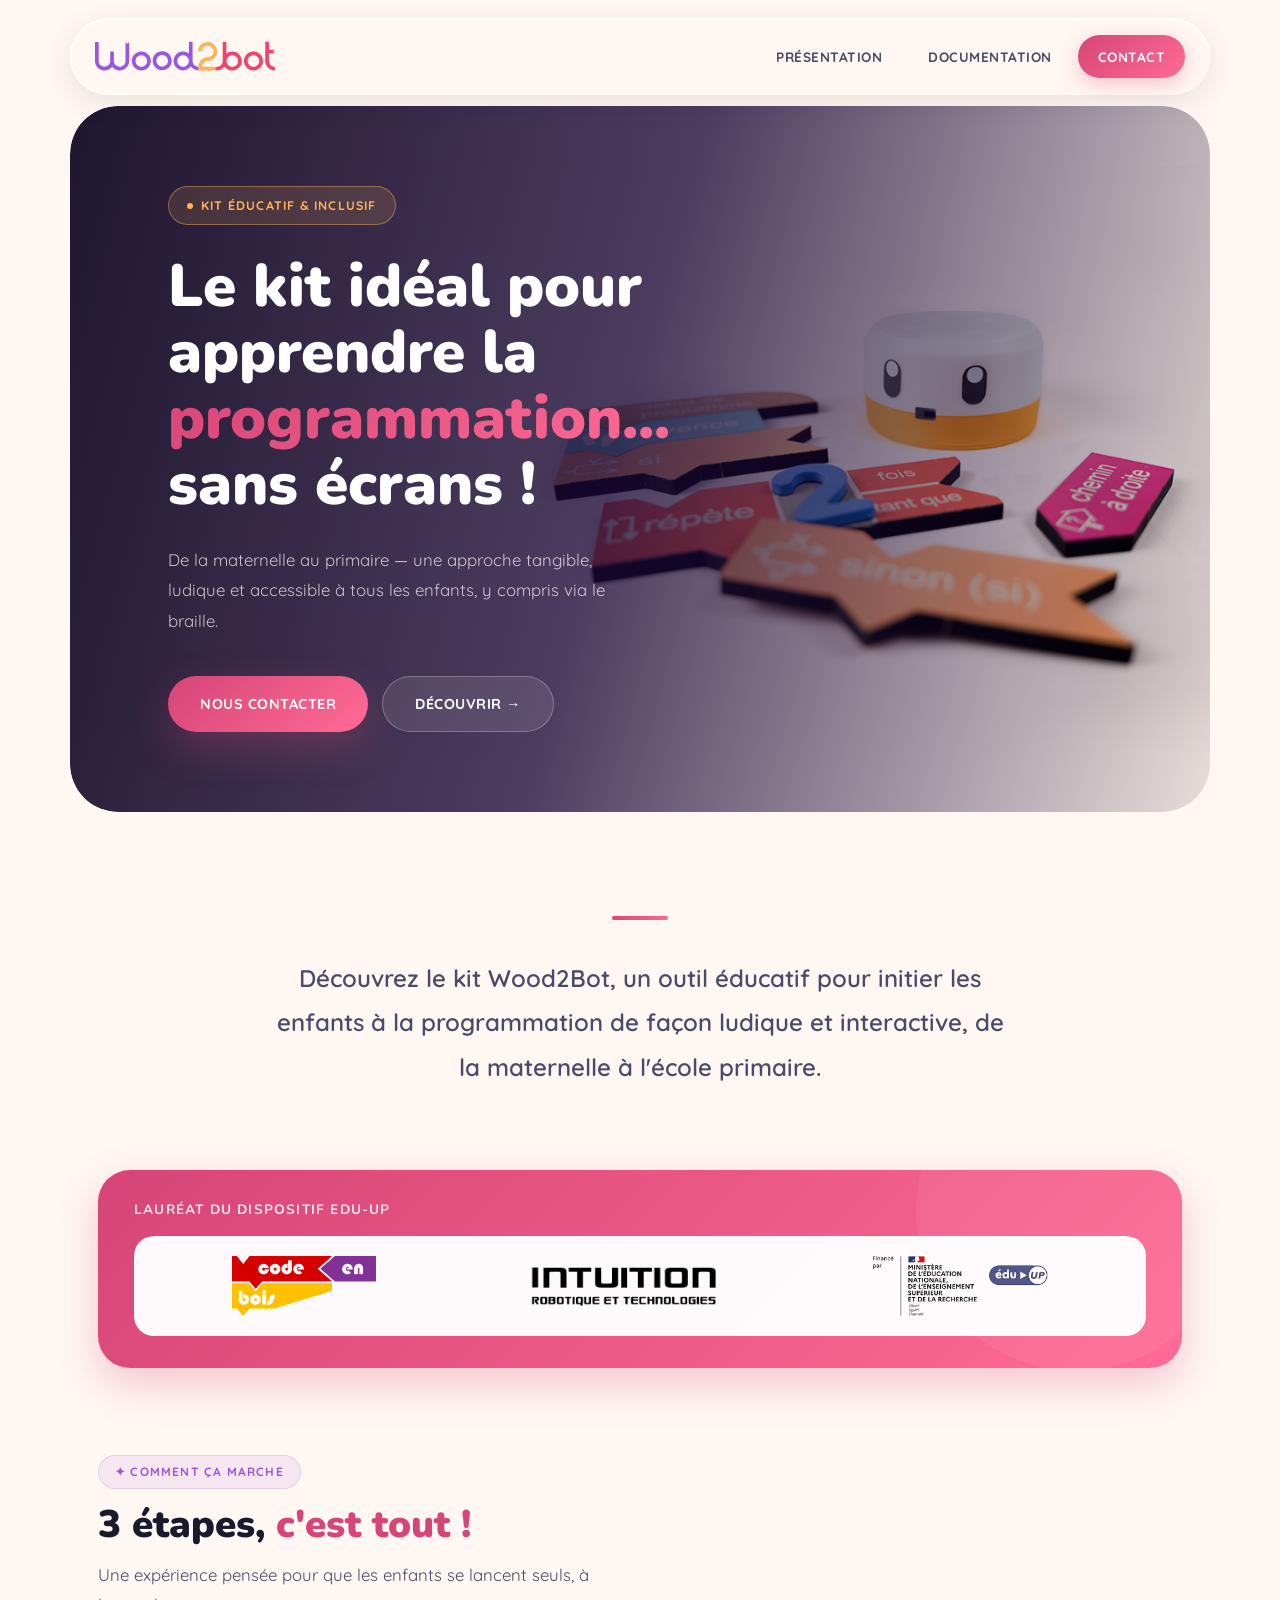
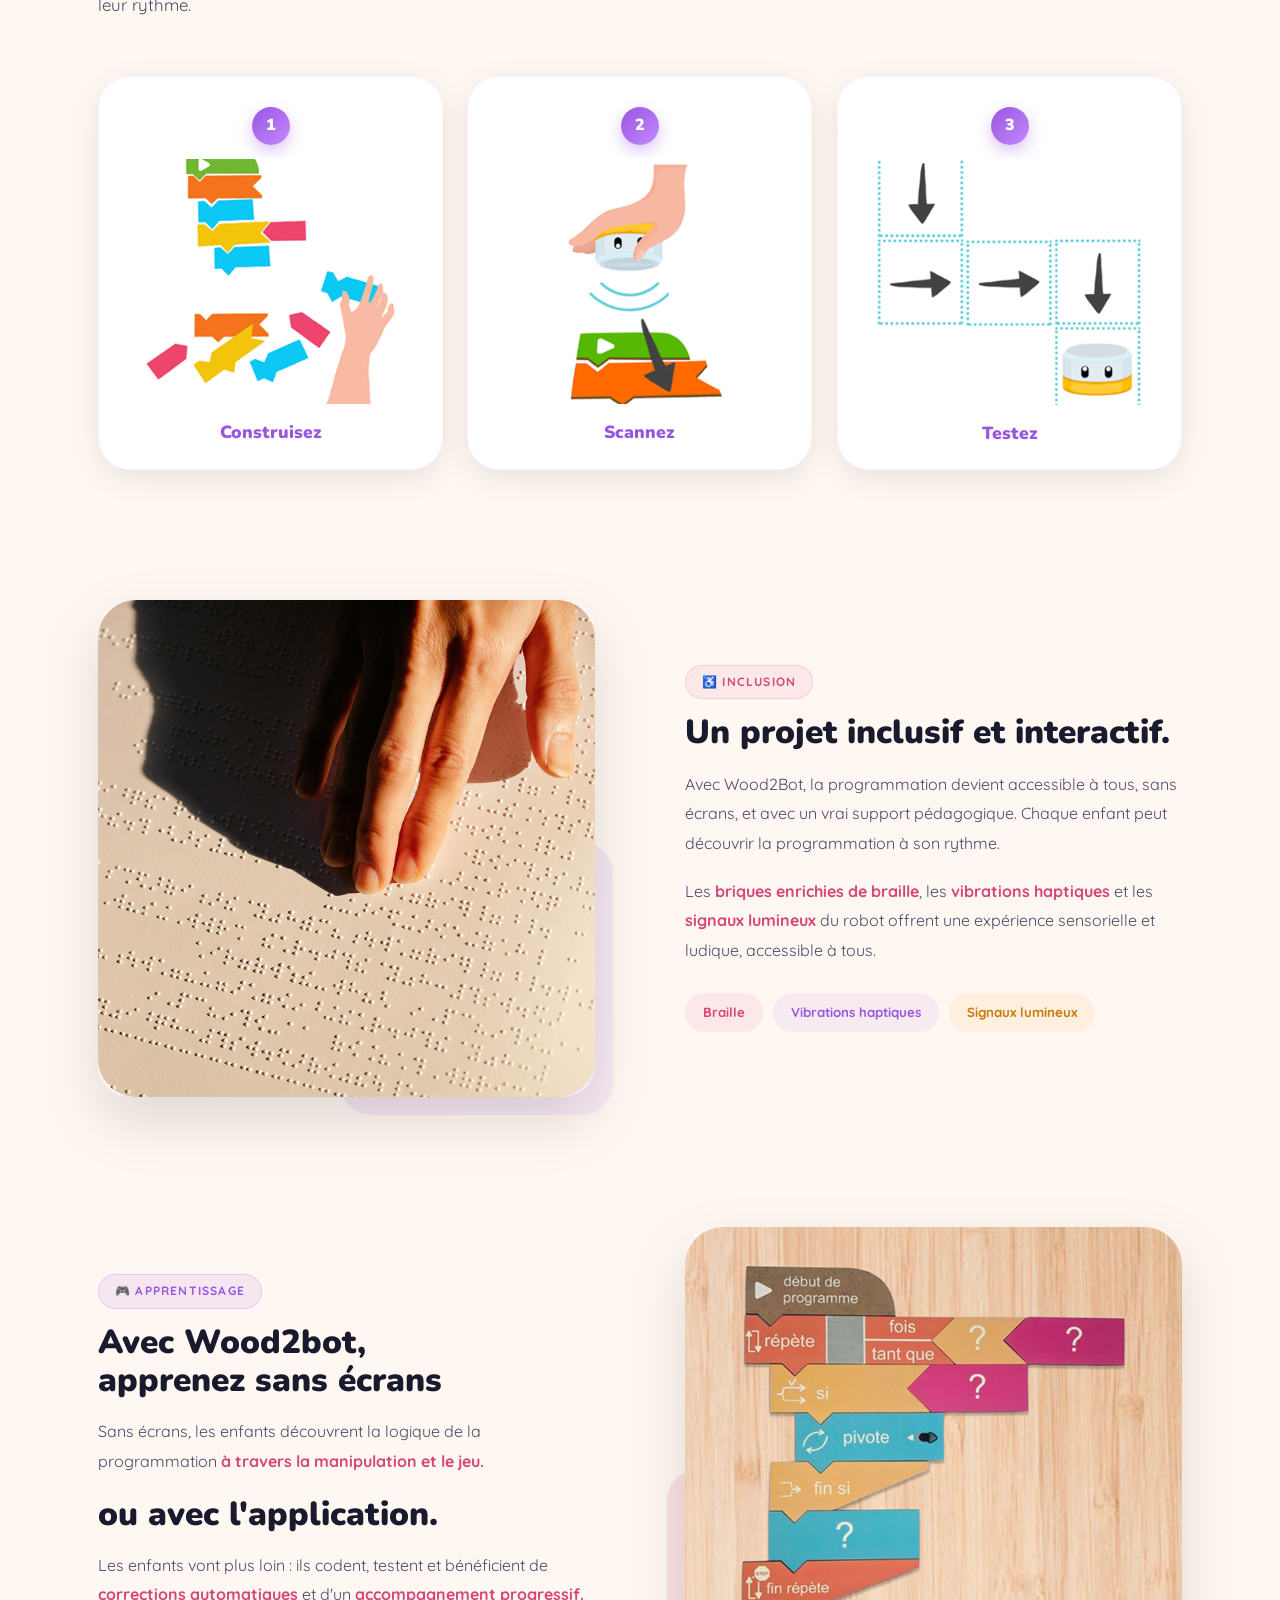
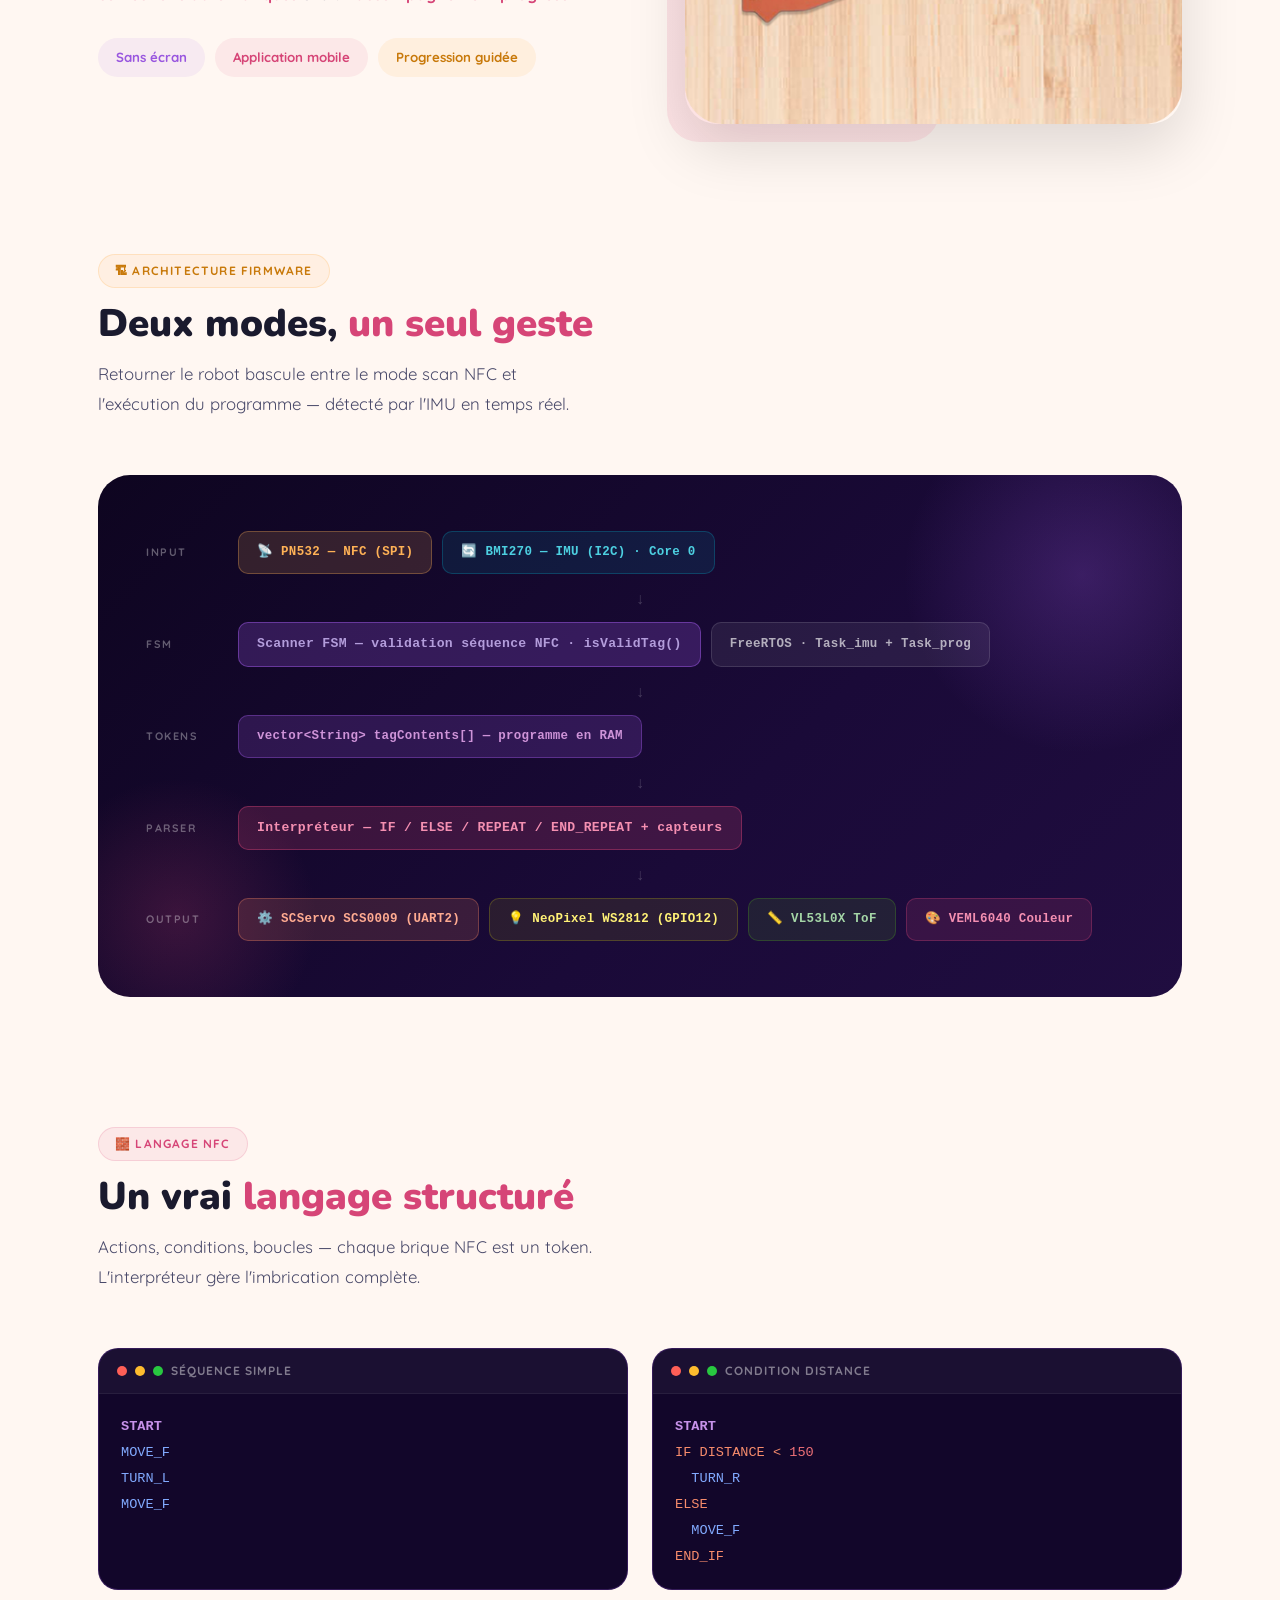
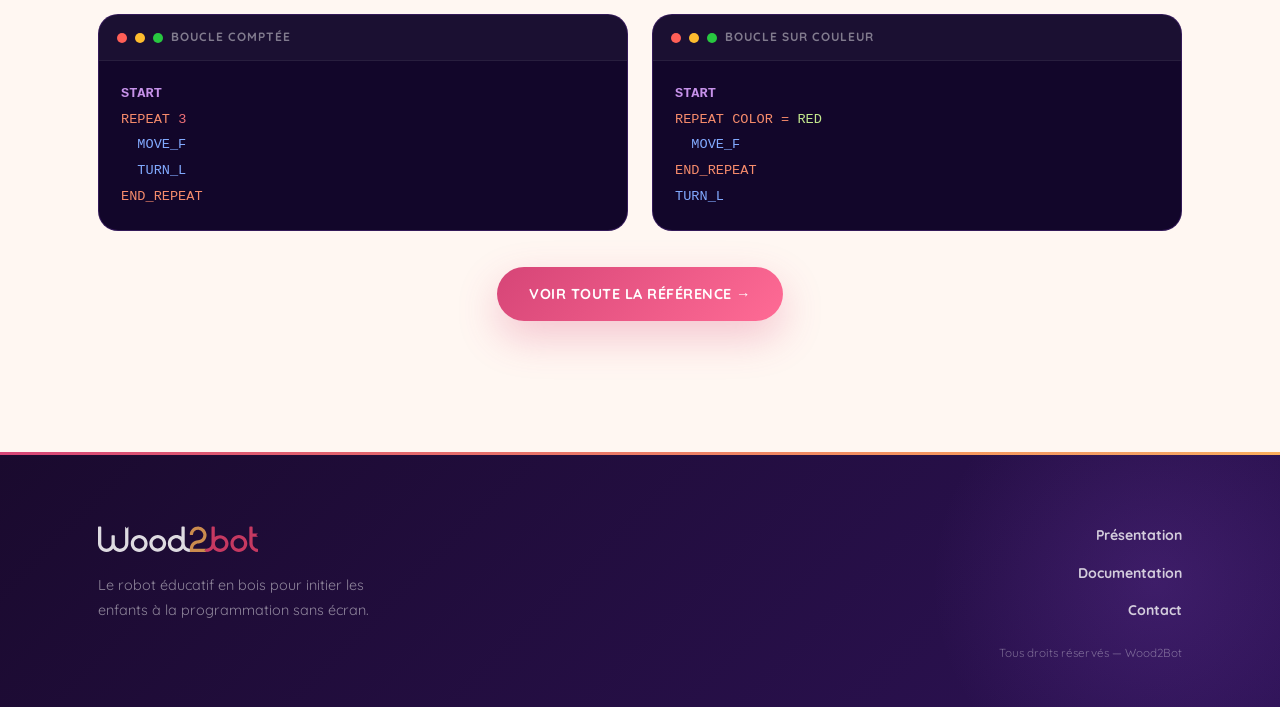
<file: index.html>
<!DOCTYPE html>
<html lang="fr">
<head>
    <meta charset="UTF-8">
    <meta name="viewport" content="width=device-width, initial-scale=1.0">
    
    <!-- SEO Principal -->
    <title>Wood2Bot - Apprendre la programmation sans écran | Jeu éducatif en bois</title>
    <meta name="description" content="Découvrez Wood2Bot, le robot éducatif en bois pour initier les enfants à la programmation sans écran. Une méthode ludique, tangible et inclusive (braille) pour l'école et la maison.">
    <meta name="keywords" content="programmation sans écran, robot éducatif, jeu en bois, code enfant, pédagogie tangible, inclusion scolaire, braille, informatique débranchée, école primaire, robotique pédagogique">
    <meta name="author" content="Wood2Bot">
    <meta name="robots" content="index, follow">
    <link rel="canonical" href="https://www.wood2bot.fr/">

    <!-- Open Graph / Facebook -->
    <meta property="og:type" content="website">
    <meta property="og:url" content="https://www.wood2bot.fr/">
    <meta property="og:title" content="Wood2Bot - Apprendre la programmation sans écran">
    <meta property="og:description" content="Le premier kit de programmation tangible en bois, inclusif et sans écran pour les enfants.">
    <meta property="og:image" content="https://www.wood2bot.fr/assets/landing.png">
    <meta property="og:locale" content="fr_FR">

    <!-- Twitter -->
    <meta property="twitter:card" content="summary_large_image">
    <meta property="twitter:url" content="https://www.wood2bot.fr/">
    <meta property="twitter:title" content="Wood2Bot - Apprendre la programmation sans écran">
    <meta property="twitter:description" content="Le premier kit de programmation tangible en bois, inclusif et sans écran pour les enfants.">
    <meta property="twitter:image" content="https://www.wood2bot.fr/assets/landing.png">

    <!-- JSON-LD Données structurées -->
    <script type="application/ld+json">
    {
      "@context": "https://schema.org",
      "@type": "Product",
      "name": "Wood2Bot",
      "image": [
        "https://www.wood2bot.fr/assets/landing.png"
      ],
      "description": "Kit éducatif de programmation tangible en bois pour apprendre à coder sans écran.",
      "brand": {
        "@type": "Brand",
        "name": "Wood2Bot"
      },
      "audience": {
        "@type": "EducationalAudience",
        "educationalRole": "student",
        "audienceType": "children"
      }
    }
    </script>
    
    <!-- Favicon -->
    <link rel="icon" type="image/svg+xml" href="assets/logo.svg">

    <link rel="stylesheet" href="style.css">
    <link rel="preconnect" href="https://fonts.googleapis.com">
    <link rel="preconnect" href="https://fonts.gstatic.com" crossorigin>
    <link href="https://fonts.googleapis.com/css2?family=Nunito:wght@400;700;900&family=Quicksand:wght@500;700&display=swap" rel="stylesheet">
</head>
<body>

    <header class="header container">
        <div class="logo">
            <svg width="180" height="35" viewBox="0 0 215 35" fill="none" xmlns="http://www.w3.org/2000/svg">
                <path d="M123.475 10.0043H123.469V10.0232H123.475V10.0043Z" fill="#ED456D"/>
                <path d="M40.8536 0.565996V22.6038C40.8536 28.9035 35.7004 34.2994 29.4009 34.239C25.7242 34.2037 22.4621 32.4138 20.4079 29.6625C18.3961 32.4351 15.1205 34.208 11.3545 34.208C5.09256 34.208 0 29.1783 0 22.9918V0.94756C0 0.455405 0.398978 0.056488 0.891069 0.056488H3.5099C4.00205 0.056488 4.40097 0.455468 4.40097 0.94756V22.9918C4.40097 26.8144 7.45651 29.8071 11.3545 29.8071C15.1645 29.8071 18.1446 26.8207 18.1446 23.0107H18.1697V12.5221C18.1697 12.03 18.5687 11.631 19.0608 11.631H21.6796C22.1718 11.631 22.5707 12.03 22.5707 12.5221V22.6963C22.5707 26.3095 25.2486 29.4709 28.846 29.8073C32.9731 30.1932 36.4526 26.946 36.4526 22.8975V0.542293C36.4526 0.376377 36.6595 0.300491 36.7668 0.427051L38.6594 2.65935L40.5397 0.450377C40.6471 0.324132 40.8536 0.400268 40.8536 0.565996Z" fill="#9956DF"/>
                <path d="M123.479 29.7631H123.472V29.7892H123.479V29.7631Z" fill="#ED456D"/>
                <path d="M145.59 34.1264L145.634 34.1641H145.59L145.546 34.1704H123.485V29.7883H123.479V29.7631H123.472C123.485 23.6081 128.427 18.591 134.55 18.4527V18.4275C138.803 18.4275 142.171 14.5811 141.374 10.1868C140.872 7.42325 138.662 5.19554 135.904 4.66868C131.77 3.87934 128.101 6.80435 127.655 10.6847C127.603 11.1365 127.228 11.4803 126.773 11.4803H124.142C123.619 11.4803 123.205 11.0313 123.25 10.5105C123.78 4.28429 129.373 -0.530626 135.878 0.214647C141.285 0.833989 145.553 5.36567 145.872 10.7979C146.253 17.2723 141.175 22.6789 134.814 22.8223V22.8475C130.992 22.8475 127.886 25.947 127.873 29.7696H145.609L145.591 29.7884L143.186 31.8214C143.102 31.8926 143.102 32.0224 143.186 32.0936L145.59 34.1264Z" fill="#FFB256"/>
                <path d="M189.286 11.4803C183.03 11.4803 177.944 16.5665 177.944 22.8222C177.944 29.0716 183.03 34.1641 189.286 34.1641C195.541 34.1641 200.628 29.0716 200.628 22.8222C200.628 16.5665 195.541 11.4803 189.286 11.4803ZM189.286 29.7631C185.457 29.7631 182.345 26.6447 182.345 22.8222C182.345 18.9933 185.457 15.8812 189.286 15.8812C193.115 15.8812 196.227 18.9933 196.227 22.8222C196.227 26.6447 193.115 29.7631 189.286 29.7631Z" fill="#ED456D"/>
                <path d="M214.562 13.8191H207.764V22.8348C207.764 26.3527 210.636 29.3638 214.198 29.7624C214.652 29.8133 215 30.188 215 30.6454V33.2745C215 33.7975 214.551 34.2113 214.03 34.1668C208.157 33.6662 203.363 28.6772 203.363 22.8347V0.903584C203.363 0.41143 203.762 0.0125122 204.254 0.0125122H206.872C207.365 0.0125122 207.764 0.411492 207.764 0.903584V9.41802H214.545C214.711 9.41802 214.787 9.62505 214.66 9.73225L212.454 11.5996L214.678 13.5054C214.804 13.613 214.728 13.8191 214.562 13.8191Z" fill="#ED456D"/>
                <path d="M80.2737 11.3419C74.0243 11.3419 68.9318 16.4282 68.9318 22.6839C68.9318 28.9395 74.0243 34.0258 80.2737 34.0258C86.5294 34.0258 91.6219 28.9395 91.6219 22.6839C91.6219 16.4282 86.5294 11.3419 80.2737 11.3419ZM80.2737 29.6248C76.4512 29.6248 73.3327 26.5127 73.3327 22.6839C73.3327 18.855 76.4512 15.7429 80.2737 15.7429C84.1026 15.7429 87.221 18.855 87.221 22.6839C87.221 26.5127 84.1026 29.6248 80.2737 29.6248Z" fill="#9956DF"/>
                <path d="M55.3579 11.4991C49.1023 11.4991 44.016 16.5916 44.016 22.8473C44.016 29.0967 49.1023 34.1892 55.3579 34.1892C61.6136 34.1892 66.6999 29.0967 66.6999 22.8473C66.6999 16.5916 61.6136 11.4991 55.3579 11.4991ZM55.3579 29.7883C51.5291 29.7883 48.417 26.6699 48.417 22.8473C48.417 19.0185 51.5291 15.9001 55.3579 15.9001C59.1868 15.9001 62.2989 19.0185 62.2989 22.8473C62.2989 26.6699 59.1868 29.7883 55.3579 29.7883Z" fill="#9956DF"/>
                <path d="M123.472 29.7883V29.7631C119.656 29.7568 116.55 26.6636 116.538 22.8473V0.899026C116.538 0.402345 116.142 0.0062561 115.645 0.0062561H113.03C112.533 0.0062561 112.137 0.402345 112.137 0.899026V13.8756C110.056 12.2598 107.39 11.3482 104.517 11.5179C99.0972 11.8386 94.5705 16.0824 93.9356 21.4767C93.1246 28.3359 98.4874 34.1892 105.196 34.1892C108.949 34.1892 112.281 32.3534 114.343 29.5368C116.406 32.3408 119.732 34.1641 123.479 34.1641V29.7883H123.472ZM112.137 22.8473C112.137 26.6699 109.025 29.7883 105.196 29.7883C101.367 29.7883 98.2549 26.6699 98.2549 22.8473C98.2549 19.0185 101.367 15.9 105.196 15.9C109.018 15.9 112.124 19.0059 112.137 22.8221V22.8473Z" fill="#9956DF"/>
                <path d="M123.479 29.7631H123.472V29.7892H123.479V29.7631Z" fill="#9956DF"/>
                <path d="M164.056 11.6437C161.358 11.6437 158.881 12.5868 156.932 14.1648V0.891069C156.932 0.398915 156.533 0 156.041 0H153.422C152.93 0 152.531 0.398978 152.531 0.891069V22.8536C152.531 26.6696 149.438 29.7631 145.622 29.7631L145.609 29.7694L145.59 29.7883L143.186 31.8213C143.102 31.8925 143.102 32.0223 143.186 32.0935L145.59 34.1265L145.634 34.1642C145.678 34.1642 145.722 34.1642 145.766 34.1579C149.463 34.1076 152.739 32.2718 154.763 29.4803C156.813 32.4101 160.214 34.3276 164.056 34.3276C170.305 34.3276 175.398 29.2414 175.398 22.9857C175.398 16.73 170.305 11.6437 164.056 11.6437ZM164.056 29.9266C160.227 29.9266 157.115 26.8145 157.115 22.9856C157.115 19.1568 160.227 16.0447 164.056 16.0447C167.884 16.0447 170.997 19.1568 170.997 22.9856C170.997 26.8145 167.884 29.9266 164.056 29.9266Z" fill="#ED456D"/>
                <path d="M40.8731 0.0565491L40.8536 0.0826217V0.0565491H40.8731Z" fill="white"/>
            </svg>
        </div>
        <nav class="nav">
            <a href="#" class="nav-link">Présentation</a>
            <a href="documentation.html" class="nav-link">Documentation</a>
            <a href="contact.html" class="nav-link nav-cta">Contact</a>
        </nav>

    </header>

    <main>
        <section class="hero container">
            <div class="hero-content">
                <div class="hero-badge">
                    <span class="hero-badge-dot"></span>
                    Kit éducatif &amp; inclusif
                </div>
                <h1>Le kit idéal pour <br>apprendre la <span class="highlight">programmation...</span> <br>sans écrans !</h1>
                <p class="hero-description">De la maternelle au primaire — une approche tangible, ludique et accessible à tous les enfants, y compris via le braille.</p>
                <div class="hero-actions">
                    <a href="contact.html" class="btn-primary">Nous contacter</a>
                    <a href="#decouvrir" class="btn-secondary">Découvrir →</a>
                </div>
            </div>
            <div class="hero-image">
                <img src="assets/landing-mobile.png" alt="Kit éducatif Wood2Bot avec robot et blocs de programmation en bois">
            </div>
        </section>

        <section class="intro container reveal-up">
            <p>
                Découvrez le kit Wood2Bot, un outil éducatif pour initier les enfants à la programmation de façon ludique et interactive, de la maternelle à l'école primaire.
            </p>
        </section>

        <section class="partners container">
            <div class="partners-box reveal-scale">
                <h3 class="partners-title">Lauréat du dispositif Edu-up</h3>
                <div class="partners-logos">
                    <img src="assets/code-en-bois.png" alt="Code en bois">
                    <img src="assets/intuition-rt.png" alt="Intuition">
                    <img src="assets/edu-up.png" alt="Ministère Education">
                </div>
            </div>
        </section>

        <section class="steps-wrapper container" id="decouvrir">
            <div class="reveal-up">
                <div class="section-label purple">✦ Comment ça marche</div>
                <h2 class="section-heading">3 étapes, <span>c'est tout !</span></h2>
                <p class="section-sub">Une expérience pensée pour que les enfants se lancent seuls, à leur rythme.</p>
            </div>
            <div class="steps">
                <div class="step-card reveal-up">
                    <div class="step-number">1</div>
                    <div class="step-image-box">
                        <img src="./assets/parts/1.png" alt="Étape 1 : Construire le programme avec les blocs de bois">
                    </div>
                    <h3>Construisez</h3>
                </div>
                <div class="step-card reveal-up" style="transition-delay: 0.12s;">
                    <div class="step-number">2</div>
                    <div class="step-image-box">
                        <img src="./assets/parts/2.png" alt="Étape 2 : Scanner le code avec le robot Wood2Bot">
                    </div>
                    <h3>Scannez</h3>
                </div>
                <div class="step-card reveal-up" style="transition-delay: 0.24s;">
                    <div class="step-number">3</div>
                    <div class="step-image-box">
                        <img src="./assets/parts/3.png" alt="Étape 3 : Tester et voir le robot s'exécuter">
                    </div>
                    <h3>Testez</h3>
                </div>
            </div>
        </section>

        <section class="feature container reveal-up">
            <div class="feature-image">
                <img src="assets/braille.png" alt="Lecture tactile des blocs en Braille pour l'accessibilité">
            </div>
            <div class="feature-content">
                <div class="section-label pink">♿ Inclusion</div>
                <h2>Un projet inclusif et interactif.</h2>
                <p>
                    Avec Wood2Bot, la programmation devient accessible à tous, sans écrans, et avec un vrai support pédagogique. Chaque enfant peut découvrir la programmation à son rythme.
                </p>
                <p>
                    Les <span class="text-highlight">briques enrichies de braille</span>, les <span class="text-highlight">vibrations haptiques</span> et les <span class="text-highlight">signaux lumineux</span> du robot offrent une expérience sensorielle et ludique, accessible à tous.
                </p>
                <div class="feature-tags">
                    <span class="feature-tag pink">Braille</span>
                    <span class="feature-tag purple">Vibrations haptiques</span>
                    <span class="feature-tag orange">Signaux lumineux</span>
                </div>
            </div>
        </section>

        <section class="feature feature-reverse container reveal-up">
            <div class="feature-image">
                <img src="assets/blocs.png" alt="Algorithme de programmation créé avec des blocs en bois">
            </div>
            <div class="feature-content">
                <div class="section-label purple">🎮 Apprentissage</div>
                <h2>Avec Wood2bot, <br>apprenez sans écrans</h2>
                <p>
                    Sans écrans, les enfants découvrent la logique de la programmation <span class="text-highlight">à travers la manipulation et le jeu.</span>
                </p>
                <h2>ou avec l'application.</h2>
                <p>
                    Les enfants vont plus loin : ils codent, testent et bénéficient de <span class="text-highlight">corrections automatiques</span> et d'un <span class="text-highlight">accompagnement progressif.</span>
                </p>
                <div class="feature-tags">
                    <span class="feature-tag purple">Sans écran</span>
                    <span class="feature-tag pink">Application mobile</span>
                    <span class="feature-tag orange">Progression guidée</span>
                </div>
            </div>
        </section>

        <!-- ===== TECH STACK =====
        <section class="tech-stack container reveal-up">
            <div class="section-label purple">⚡ Stack embarquée</div>
            <h2 class="section-heading">Un firmware <span>C++ haute performance</span></h2>
            <p class="section-sub">ESP32 dual-core, FreeRTOS, 5 capteurs, 2 actionneurs — piloté par des tuiles NFC.</p>
            <div class="chips-grid">
                <div class="chip-card purple">
                    <span class="chip-icon">🧠</span>
                    <span class="chip-name">ESP32 Xtensa LX6</span>
                    <span class="chip-desc">Dual-core 240 MHz — Arduino via PlatformIO — FreeRTOS</span>
                    <span class="chip-bus">MCU Principal</span>
                </div>
                <div class="chip-card orange">
                    <span class="chip-icon">📡</span>
                    <span class="chip-name">PN532</span>
                    <span class="chip-desc">Lecteur NFC ISO 14443-A — NDEF Text — CS=GPIO15</span>
                    <span class="chip-bus">SPI</span>
                </div>
                <div class="chip-card teal">
                    <span class="chip-icon">🔄</span>
                    <span class="chip-name">BMI270 (Bosch)</span>
                    <span class="chip-desc">Accéléromètre + gyroscope — filtre de Madgwick — détection flip</span>
                    <span class="chip-bus">I2C — GPIO 21/22</span>
                </div>
                <div class="chip-card teal">
                    <span class="chip-icon">📏</span>
                    <span class="chip-name">VL53L0X (ST)</span>
                    <span class="chip-desc">Time-of-Flight — mesure distance en mm — portée 20–2000 mm</span>
                    <span class="chip-bus">I2C bus 1 — GPIO 4/5</span>
                </div>
                <div class="chip-card pink">
                    <span class="chip-icon">🎨</span>
                    <span class="chip-name">VEML6040 (Vishay)</span>
                    <span class="chip-desc">Capteur couleur RGBW — via TCA9548A mux I2C canal 1</span>
                    <span class="chip-bus">I2C @ 0x70</span>
                </div>
                <div class="chip-card orange">
                    <span class="chip-icon">⚙️</span>
                    <span class="chip-name">SCServo SCS0009 × 2</span>
                    <span class="chip-desc">Servos différentiels — UART half-duplex — 1 Mbaud — PID lacet</span>
                    <span class="chip-bus">UART2 — GPIO 16/17</span>
                </div>
                <div class="chip-card purple">
                    <span class="chip-icon">💡</span>
                    <span class="chip-name">WS2812B × 16</span>
                    <span class="chip-desc">NeoPixel RGB — feedback visuel état robot — GPIO12</span>
                    <span class="chip-bus">GPIO 12 (1-wire)</span>
                </div>
                <div class="chip-card purple">
                    <span class="chip-icon">🔀</span>
                    <span class="chip-name">TCA9548A</span>
                    <span class="chip-desc">Multiplexeur I2C 8 canaux — sélection bus VEML6040</span>
                    <span class="chip-bus">I2C @ 0x70</span>
                </div>
            </div>
        </section>

        <!-- ===== ARCHITECTURE ===== -->
        <section class="arch-section container reveal-up">
            <div class="section-label orange">🏗 Architecture firmware</div>
            <h2 class="section-heading">Deux modes, <span>un seul geste</span></h2>
            <p class="section-sub">Retourner le robot bascule entre le mode scan NFC et l'exécution du programme — détecté par l'IMU en temps réel.</p>
            <div class="arch-diagram">
                <div class="arch-layers">
                    <div class="arch-layer">
                        <span class="arch-layer-label">INPUT</span>
                        <div class="arch-layer-content">
                            <span class="arch-box box-nfc">📡 PN532 — NFC (SPI)</span>
                            <span class="arch-box box-imu">🔄 BMI270 — IMU (I2C) · Core 0</span>
                        </div>
                    </div>
                    <div class="arch-arrow">↓</div>
                    <div class="arch-layer">
                        <span class="arch-layer-label">FSM</span>
                        <div class="arch-layer-content">
                            <span class="arch-box box-fsm">Scanner FSM — validation séquence NFC · isValidTag()</span>
                            <span class="arch-box box-rtos">FreeRTOS · Task_imu + Task_prog</span>
                        </div>
                    </div>
                    <div class="arch-arrow">↓</div>
                    <div class="arch-layer">
                        <span class="arch-layer-label">TOKENS</span>
                        <div class="arch-layer-content">
                            <span class="arch-box box-core">vector&lt;String&gt; tagContents[]  — programme en RAM</span>
                        </div>
                    </div>
                    <div class="arch-arrow">↓</div>
                    <div class="arch-layer">
                        <span class="arch-layer-label">PARSER</span>
                        <div class="arch-layer-content">
                            <span class="arch-box box-parser">Interpréteur — IF / ELSE / REPEAT / END_REPEAT + capteurs</span>
                        </div>
                    </div>
                    <div class="arch-arrow">↓</div>
                    <div class="arch-layer">
                        <span class="arch-layer-label">OUTPUT</span>
                        <div class="arch-layer-content">
                            <span class="arch-box box-motor">⚙️ SCServo SCS0009 (UART2)</span>
                            <span class="arch-box box-led">💡 NeoPixel WS2812 (GPIO12)</span>
                            <span class="arch-box box-tof">📏 VL53L0X ToF</span>
                            <span class="arch-box box-color">🎨 VEML6040 Couleur</span>
                        </div>
                    </div>
                </div>
            </div>
        </section>

        <!-- ===== NFC LANGUAGE PREVIEW ===== -->
        <section class="nfc-preview container reveal-up">
            <div class="section-label pink">🧱 Langage NFC</div>
            <h2 class="section-heading">Un vrai <span>langage structuré</span></h2>
            <p class="section-sub">Actions, conditions, boucles — chaque brique NFC est un token. L'interpréteur gère l'imbrication complète.</p>
            <div class="nfc-examples">
                <div class="code-card">
                    <div class="code-card-header">
                        <span class="code-dot code-dot-red"></span>
                        <span class="code-dot code-dot-yellow"></span>
                        <span class="code-dot code-dot-green"></span>
                        Séquence simple
                    </div>
                    <pre><span class="tok-kw">START</span>
<span class="tok-act">MOVE_F</span>
<span class="tok-act">TURN_L</span>
<span class="tok-act">MOVE_F</span></pre>
                </div>
                <div class="code-card">
                    <div class="code-card-header">
                        <span class="code-dot code-dot-red"></span>
                        <span class="code-dot code-dot-yellow"></span>
                        <span class="code-dot code-dot-green"></span>
                        Condition distance
                    </div>
                    <pre><span class="tok-kw">START</span>
<span class="tok-cond">IF</span> <span class="tok-cond">DISTANCE</span> <span class="tok-cond">&lt;</span> <span class="tok-num">150</span>
  <span class="tok-act">TURN_R</span>
<span class="tok-cond">ELSE</span>
  <span class="tok-act">MOVE_F</span>
<span class="tok-cond">END_IF</span></pre>
                </div>
                <div class="code-card">
                    <div class="code-card-header">
                        <span class="code-dot code-dot-red"></span>
                        <span class="code-dot code-dot-yellow"></span>
                        <span class="code-dot code-dot-green"></span>
                        Boucle comptée
                    </div>
                    <pre><span class="tok-kw">START</span>
<span class="tok-cond">REPEAT</span> <span class="tok-num">3</span>
  <span class="tok-act">MOVE_F</span>
  <span class="tok-act">TURN_L</span>
<span class="tok-cond">END_REPEAT</span></pre>
                </div>
                <div class="code-card">
                    <div class="code-card-header">
                        <span class="code-dot code-dot-red"></span>
                        <span class="code-dot code-dot-yellow"></span>
                        <span class="code-dot code-dot-green"></span>
                        Boucle sur couleur
                    </div>
                    <pre><span class="tok-kw">START</span>
<span class="tok-cond">REPEAT</span> <span class="tok-cond">COLOR</span> <span class="tok-cond">=</span> <span class="tok-val">RED</span>
  <span class="tok-act">MOVE_F</span>
<span class="tok-cond">END_REPEAT</span>
<span class="tok-act">TURN_L</span></pre>
                </div>
            </div>
            <div style="text-align:center;margin-top:36px;">
                <a href="documentation.html#nfc-language" class="btn-primary">Voir toute la référence →</a>
            </div>
        </section>

    </main>

    <footer class="footer">
        <div class="container footer-content">
            <div class="footer-brand">
                <div class="logo white-logo">
                    <svg width="160" height="31" viewBox="0 0 215 35" fill="none" xmlns="http://www.w3.org/2000/svg" style="opacity:0.9">
                        <path d="M40.8536 0.565996V22.6038C40.8536 28.9035 35.7004 34.2994 29.4009 34.239C25.7242 34.2037 22.4621 32.4138 20.4079 29.6625C18.3961 32.4351 15.1205 34.208 11.3545 34.208C5.09256 34.208 0 29.1783 0 22.9918V0.94756C0 0.455405 0.398978 0.056488 0.891069 0.056488H3.5099C4.00205 0.056488 4.40097 0.455468 4.40097 0.94756V22.9918C4.40097 26.8144 7.45651 29.8071 11.3545 29.8071C15.1645 29.8071 18.1446 26.8207 18.1446 23.0107H18.1697V12.5221C18.1697 12.03 18.5687 11.631 19.0608 11.631H21.6796C22.1718 11.631 22.5707 12.03 22.5707 12.5221V22.6963C22.5707 26.3095 25.2486 29.4709 28.846 29.8073C32.9731 30.1932 36.4526 26.946 36.4526 22.8975V0.542293C36.4526 0.376377 36.6595 0.300491 36.7668 0.427051L38.6594 2.65935L40.5397 0.450377C40.6471 0.324132 40.8536 0.400268 40.8536 0.565996Z" fill="white"/>
                        <path d="M145.59 34.1264L145.634 34.1641H145.59L145.546 34.1704H123.485V29.7883H123.479V29.7631H123.472C123.485 23.6081 128.427 18.591 134.55 18.4527V18.4275C138.803 18.4275 142.171 14.5811 141.374 10.1868C140.872 7.42325 138.662 5.19554 135.904 4.66868C131.77 3.87934 128.101 6.80435 127.655 10.6847C127.603 11.1365 127.228 11.4803 126.773 11.4803H124.142C123.619 11.4803 123.205 11.0313 123.25 10.5105C123.78 4.28429 129.373 -0.530626 135.878 0.214647C141.285 0.833989 145.553 5.36567 145.872 10.7979C146.253 17.2723 141.175 22.6789 134.814 22.8223V22.8475C130.992 22.8475 127.886 25.947 127.873 29.7696H145.609L145.591 29.7884L143.186 31.8214C143.102 31.8926 143.102 32.0224 143.186 32.0936L145.59 34.1264Z" fill="rgba(255,178,86,0.9)"/>
                        <path d="M189.286 11.4803C183.03 11.4803 177.944 16.5665 177.944 22.8222C177.944 29.0716 183.03 34.1641 189.286 34.1641C195.541 34.1641 200.628 29.0716 200.628 22.8222C200.628 16.5665 195.541 11.4803 189.286 11.4803ZM189.286 29.7631C185.457 29.7631 182.345 26.6447 182.345 22.8222C182.345 18.9933 185.457 15.8812 189.286 15.8812C193.115 15.8812 196.227 18.9933 196.227 22.8222C196.227 26.6447 193.115 29.7631 189.286 29.7631Z" fill="rgba(237,69,109,0.95)"/>
                        <path d="M214.562 13.8191H207.764V22.8348C207.764 26.3527 210.636 29.3638 214.198 29.7624C214.652 29.8133 215 30.188 215 30.6454V33.2745C215 33.7975 214.551 34.2113 214.03 34.1668C208.157 33.6662 203.363 28.6772 203.363 22.8347V0.903584C203.363 0.41143 203.762 0.0125122 204.254 0.0125122H206.872C207.365 0.0125122 207.764 0.411492 207.764 0.903584V9.41802H214.545C214.711 9.41802 214.787 9.62505 214.66 9.73225L212.454 11.5996L214.678 13.5054C214.804 13.613 214.728 13.8191 214.562 13.8191Z" fill="rgba(237,69,109,0.95)"/>
                        <path d="M80.2737 11.3419C74.0243 11.3419 68.9318 16.4282 68.9318 22.6839C68.9318 28.9395 74.0243 34.0258 80.2737 34.0258C86.5294 34.0258 91.6219 28.9395 91.6219 22.6839C91.6219 16.4282 86.5294 11.3419 80.2737 11.3419ZM80.2737 29.6248C76.4512 29.6248 73.3327 26.5127 73.3327 22.6839C73.3327 18.855 76.4512 15.7429 80.2737 15.7429C84.1026 15.7429 87.221 18.855 87.221 22.6839C87.221 26.5127 84.1026 29.6248 80.2737 29.6248Z" fill="white"/>
                        <path d="M55.3579 11.4991C49.1023 11.4991 44.016 16.5916 44.016 22.8473C44.016 29.0967 49.1023 34.1892 55.3579 34.1892C61.6136 34.1892 66.6999 29.0967 66.6999 22.8473C66.6999 16.5916 61.6136 11.4991 55.3579 11.4991ZM55.3579 29.7883C51.5291 29.7883 48.417 26.6699 48.417 22.8473C48.417 19.0185 51.5291 15.9001 55.3579 15.9001C59.1868 15.9001 62.2989 19.0185 62.2989 22.8473C62.2989 26.6699 59.1868 29.7883 55.3579 29.7883Z" fill="white"/>
                        <path d="M123.472 29.7883V29.7631C119.656 29.7568 116.55 26.6636 116.538 22.8473V0.899026C116.538 0.402345 116.142 0.0062561 115.645 0.0062561H113.03C112.533 0.0062561 112.137 0.402345 112.137 0.899026V13.8756C110.056 12.2598 107.39 11.3482 104.517 11.5179C99.0972 11.8386 94.5705 16.0824 93.9356 21.4767C93.1246 28.3359 98.4874 34.1892 105.196 34.1892C108.949 34.1892 112.281 32.3534 114.343 29.5368C116.406 32.3408 119.732 34.1641 123.479 34.1641V29.7883H123.472ZM112.137 22.8473C112.137 26.6699 109.025 29.7883 105.196 29.7883C101.367 29.7883 98.2549 26.6699 98.2549 22.8473C98.2549 19.0185 101.367 15.9 105.196 15.9C109.018 15.9 112.124 19.0059 112.137 22.8221V22.8473Z" fill="white"/>
                        <path d="M164.056 11.6437C161.358 11.6437 158.881 12.5868 156.932 14.1648V0.891069C156.932 0.398915 156.533 0 156.041 0H153.422C152.93 0 152.531 0.398978 152.531 0.891069V22.8536C152.531 26.6696 149.438 29.7631 145.622 29.7631L145.609 29.7694L145.59 29.7883L143.186 31.8213C143.102 31.8925 143.102 32.0223 143.186 32.0935L145.59 34.1265L145.634 34.1642C145.678 34.1642 145.722 34.1642 145.766 34.1579C149.463 34.1076 152.739 32.2718 154.763 29.4803C156.813 32.4101 160.214 34.3276 164.056 34.3276C170.305 34.3276 175.398 29.2414 175.398 22.9857C175.398 16.73 170.305 11.6437 164.056 11.6437ZM164.056 29.9266C160.227 29.9266 157.115 26.8145 157.115 22.9856C157.115 19.1568 160.227 16.0447 164.056 16.0447C167.884 16.0447 170.997 19.1568 170.997 22.9856C170.997 26.8145 167.884 29.9266 164.056 29.9266Z" fill="rgba(237,69,109,0.95)"/>
                    </svg>
                </div>
                <p>Le robot éducatif en bois pour initier les enfants à la programmation sans écran.</p>
            </div>
            <div class="footer-links">
                <a href="index.html">Présentation</a>
                <a href="documentation.html">Documentation</a>
                <a href="contact.html">Contact</a>
                <p class="legal">Tous droits réservés — Wood2Bot</p>
            </div>
        </div>
    </footer>

    <script>
        // Observer pour déclencher les animations au scroll
        document.addEventListener("DOMContentLoaded", function() {
            const observerOptions = {
                threshold: 0.1,
                rootMargin: "0px 0px -50px 0px"
            };

            const observer = new IntersectionObserver((entries) => {
                entries.forEach(entry => {
                    if (entry.isIntersecting) {
                        entry.target.classList.add('reveal-visible');
                        observer.unobserve(entry.target);
                    }
                });
            }, observerOptions);

            document.querySelectorAll('.reveal-up, .reveal-scale').forEach(el => {
                observer.observe(el);
            });
        });
    </script>
</body>
</html>
</file>
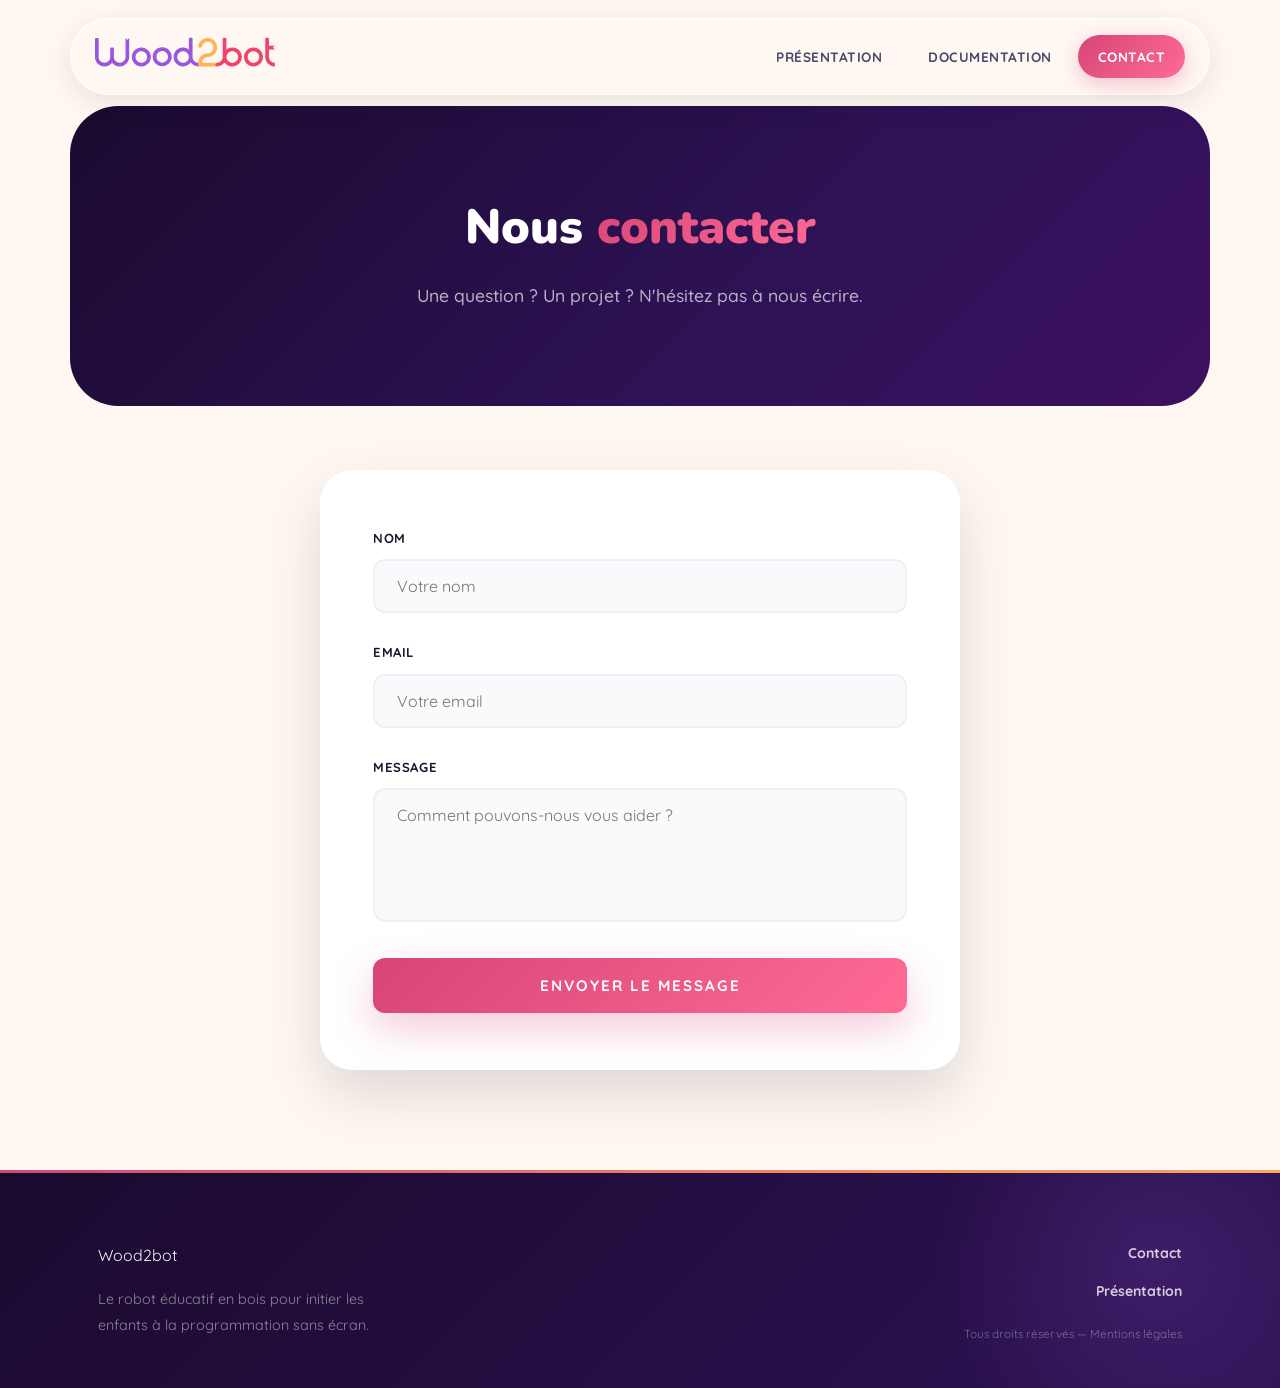
<file: contact.html>
<!DOCTYPE html>
<html lang="fr">
<head>
    <meta charset="UTF-8">
    <meta name="viewport" content="width=device-width, initial-scale=1.0">
    <title>Contact - Wood2Bot</title>
    <meta name="robots" content="noindex, nofollow">
    
    <link rel="icon" type="image/svg+xml" href="assets/logo.svg">
    <link rel="stylesheet" href="style.css">
    <link rel="preconnect" href="https://fonts.googleapis.com">
    <link rel="preconnect" href="https://fonts.gstatic.com" crossorigin>
    <link href="https://fonts.googleapis.com/css2?family=Nunito:wght@400;700;900&family=Quicksand:wght@500;700&display=swap" rel="stylesheet">
</head>
<body>

    <header class="header container">
        <div class="logo">
            <a href="index.html">
                <svg width="180" height="35" viewBox="0 0 215 35" fill="none" xmlns="http://www.w3.org/2000/svg">
                    <path d="M123.475 10.0043H123.469V10.0232H123.475V10.0043Z" fill="#ED456D"/>
                    <path d="M40.8536 0.565996V22.6038C40.8536 28.9035 35.7004 34.2994 29.4009 34.239C25.7242 34.2037 22.4621 32.4138 20.4079 29.6625C18.3961 32.4351 15.1205 34.208 11.3545 34.208C5.09256 34.208 0 29.1783 0 22.9918V0.94756C0 0.455405 0.398978 0.056488 0.891069 0.056488H3.5099C4.00205 0.056488 4.40097 0.455468 4.40097 0.94756V22.9918C4.40097 26.8144 7.45651 29.8071 11.3545 29.8071C15.1645 29.8071 18.1446 26.8207 18.1446 23.0107H18.1697V12.5221C18.1697 12.03 18.5687 11.631 19.0608 11.631H21.6796C22.1718 11.631 22.5707 12.03 22.5707 12.5221V22.6963C22.5707 26.3095 25.2486 29.4709 28.846 29.8073C32.9731 30.1932 36.4526 26.946 36.4526 22.8975V0.542293C36.4526 0.376377 36.6595 0.300491 36.7668 0.427051L38.6594 2.65935L40.5397 0.450377C40.6471 0.324132 40.8536 0.400268 40.8536 0.565996Z" fill="#9956DF"/>
                    <path d="M123.479 29.7631H123.472V29.7892H123.479V29.7631Z" fill="#ED456D"/>
                    <path d="M145.59 34.1264L145.634 34.1641H145.59L145.546 34.1704H123.485V29.7883H123.479V29.7631H123.472C123.485 23.6081 128.427 18.591 134.55 18.4527V18.4275C138.803 18.4275 142.171 14.5811 141.374 10.1868C140.872 7.42325 138.662 5.19554 135.904 4.66868C131.77 3.87934 128.101 6.80435 127.655 10.6847C127.603 11.1365 127.228 11.4803 126.773 11.4803H124.142C123.619 11.4803 123.205 11.0313 123.25 10.5105C123.78 4.28429 129.373 -0.530626 135.878 0.214647C141.285 0.833989 145.553 5.36567 145.872 10.7979C146.253 17.2723 141.175 22.6789 134.814 22.8223V22.8475C130.992 22.8475 127.886 25.947 127.873 29.7696H145.609L145.591 29.7884L143.186 31.8214C143.102 31.8926 143.102 32.0224 143.186 32.0936L145.59 34.1264Z" fill="#FFB256"/>
                    <path d="M189.286 11.4803C183.03 11.4803 177.944 16.5665 177.944 22.8222C177.944 29.0716 183.03 34.1641 189.286 34.1641C195.541 34.1641 200.628 29.0716 200.628 22.8222C200.628 16.5665 195.541 11.4803 189.286 11.4803ZM189.286 29.7631C185.457 29.7631 182.345 26.6447 182.345 22.8222C182.345 18.9933 185.457 15.8812 189.286 15.8812C193.115 15.8812 196.227 18.9933 196.227 22.8222C196.227 26.6447 193.115 29.7631 189.286 29.7631Z" fill="#ED456D"/>
                    <path d="M214.562 13.8191H207.764V22.8348C207.764 26.3527 210.636 29.3638 214.198 29.7624C214.652 29.8133 215 30.188 215 30.6454V33.2745C215 33.7975 214.551 34.2113 214.03 34.1668C208.157 33.6662 203.363 28.6772 203.363 22.8347V0.903584C203.363 0.41143 203.762 0.0125122 204.254 0.0125122H206.872C207.365 0.0125122 207.764 0.411492 207.764 0.903584V9.41802H214.545C214.711 9.41802 214.787 9.62505 214.66 9.73225L212.454 11.5996L214.678 13.5054C214.804 13.613 214.728 13.8191 214.562 13.8191Z" fill="#ED456D"/>
                    <path d="M80.2737 11.3419C74.0243 11.3419 68.9318 16.4282 68.9318 22.6839C68.9318 28.9395 74.0243 34.0258 80.2737 34.0258C86.5294 34.0258 91.6219 28.9395 91.6219 22.6839C91.6219 16.4282 86.5294 11.3419 80.2737 11.3419ZM80.2737 29.6248C76.4512 29.6248 73.3327 26.5127 73.3327 22.6839C73.3327 18.855 76.4512 15.7429 80.2737 15.7429C84.1026 15.7429 87.221 18.855 87.221 22.6839C87.221 26.5127 84.1026 29.6248 80.2737 29.6248Z" fill="#9956DF"/>
                    <path d="M55.3579 11.4991C49.1023 11.4991 44.016 16.5916 44.016 22.8473C44.016 29.0967 49.1023 34.1892 55.3579 34.1892C61.6136 34.1892 66.6999 29.0967 66.6999 22.8473C66.6999 16.5916 61.6136 11.4991 55.3579 11.4991ZM55.3579 29.7883C51.5291 29.7883 48.417 26.6699 48.417 22.8473C48.417 19.0185 51.5291 15.9001 55.3579 15.9001C59.1868 15.9001 62.2989 19.0185 62.2989 22.8473C62.2989 26.6699 59.1868 29.7883 55.3579 29.7883Z" fill="#9956DF"/>
                    <path d="M123.472 29.7883V29.7631C119.656 29.7568 116.55 26.6636 116.538 22.8473V0.899026C116.538 0.402345 116.142 0.0062561 115.645 0.0062561H113.03C112.533 0.0062561 112.137 0.402345 112.137 0.899026V13.8756C110.056 12.2598 107.39 11.3482 104.517 11.5179C99.0972 11.8386 94.5705 16.0824 93.9356 21.4767C93.1246 28.3359 98.4874 34.1892 105.196 34.1892C108.949 34.1892 112.281 32.3534 114.343 29.5368C116.406 32.3408 119.732 34.1641 123.479 34.1641V29.7883H123.472ZM112.137 22.8473C112.137 26.6699 109.025 29.7883 105.196 29.7883C101.367 29.7883 98.2549 26.6699 98.2549 22.8473C98.2549 19.0185 101.367 15.9 105.196 15.9C109.018 15.9 112.124 19.0059 112.137 22.8221V22.8473Z" fill="#9956DF"/>
                    <path d="M123.479 29.7631H123.472V29.7892H123.479V29.7631Z" fill="#9956DF"/>
                    <path d="M164.056 11.6437C161.358 11.6437 158.881 12.5868 156.932 14.1648V0.891069C156.932 0.398915 156.533 0 156.041 0H153.422C152.93 0 152.531 0.398978 152.531 0.891069V22.8536C152.531 26.6696 149.438 29.7631 145.622 29.7631L145.609 29.7694L145.59 29.7883L143.186 31.8213C143.102 31.8925 143.102 32.0223 143.186 32.0935L145.59 34.1265L145.634 34.1642C145.678 34.1642 145.722 34.1642 145.766 34.1579C149.463 34.1076 152.739 32.2718 154.763 29.4803C156.813 32.4101 160.214 34.3276 164.056 34.3276C170.305 34.3276 175.398 29.2414 175.398 22.9857C175.398 16.73 170.305 11.6437 164.056 11.6437ZM164.056 29.9266C160.227 29.9266 157.115 26.8145 157.115 22.9856C157.115 19.1568 160.227 16.0447 164.056 16.0447C167.884 16.0447 170.997 19.1568 170.997 22.9856C170.997 26.8145 167.884 29.9266 164.056 29.9266Z" fill="#ED456D"/>
                    <path d="M40.8731 0.0565491L40.8536 0.0826217V0.0565491H40.8731Z" fill="white"/>
                </svg>
            </a>
        </div>
        <nav class="nav">
            <a href="index.html" class="nav-link">Présentation</a>
            <a href="documentation.html" class="nav-link">Documentation</a>
            <a href="contact.html" class="nav-link nav-cta">Contact</a>
        </nav>
    </header>

    <main>
        <section class="hero container hero-contact">
            <div class="hero-content" style="text-align: center; width: 100%;">
                <h1>Nous <span class="highlight">contacter</span></h1>
                <p>Une question ? Un projet ? N'hésitez pas à nous écrire.</p>
            </div>
        </section>

        <!-- "nuclear option" pour empêcher le rechargement : onsubmit="event.preventDefault()" directement dans le HTML -->
        <!-- Mise à jour de la balise Form pour empêcher le rechargement navigateur -->
        <section class="contact-section container">
            <!-- Remplacement de la balise <form> par une <div> pour éliminer totalement 
                 tout comportement de soumission/rechargement par défaut du navigateur.
                 C'est une approche "UI-First" pour garantir la stabilité de la démo. -->
            <div id="contactForm" class="modern-form">
                <div class="form-group">
                    <label for="name">Nom</label>
                    <input type="text" id="name" name="name" required placeholder="Votre nom" autocomplete="name">
                </div>
                <div class="form-group">
                    <label for="email">Email</label>
                    <input type="email" id="email" name="email" required placeholder="Votre email" autocomplete="email">
                </div>
                <div class="form-group">
                    <label for="message">Message</label>
                    <textarea id="message" name="message" rows="5" required placeholder="Comment pouvons-nous vous aider ?"></textarea>
                </div>
                <button type="button" id="submitBtn" class="btn-submit">Envoyer le message</button>
            </div>
        </section>
    </main>

    <!-- Popup HTML avec animation SVG -->
    <div class="popup-overlay" id="successPopup">
        <div class="popup-content">
            <div class="checkmark-circle">
                <div class="background"></div>
                <svg class="checkmark" xmlns="http://www.w3.org/2000/svg" viewBox="0 0 52 52">
                    <circle class="checkmark-circle" cx="26" cy="26" r="25" fill="none"/>
                    <path class="checkmark-check" fill="none" d="M14.1 27.2l7.1 7.2 16.7-16.8"/>
                </svg>
            </div>
            <h2 class="popup-title">Message Envoyé !</h2>
            <p class="popup-message">Merci de votre intérêt pour Wood2Bot.<br>Nous vous répondrons dans les plus brefs délais.</p>
            <button class="popup-btn" onclick="closePopup()">Super !</button>
        </div>
    </div>


    <footer class="footer">
        <div class="container footer-content">
            <div class="footer-brand">
                <div class="logo white-logo">
                    <a href="index.html" style="text-decoration:none;">
                        <span class="logo-wood">Wood</span><span class="logo-2bot">2bot</span>
                    </a>
                </div>
                <p>Le robot éducatif en bois pour initier les enfants à la programmation sans écran.</p>
            </div>
            <div class="footer-links">
                <a href="contact.html">Contact</a>
                <a href="#">Présentation</a>
                <p class="legal">Tous droits réservés — Mentions légales</p>
            </div>
        </div>
    </footer>

    <script>
        function showPopup() {
            const popup = document.getElementById('successPopup');
            popup.classList.add('active');
        }

        function closePopup() {
            const popup = document.getElementById('successPopup');
            popup.classList.remove('active');
        }

        // Close on outside click
        document.getElementById('successPopup').addEventListener('click', function(e) {
            if (e.target === this) {
                closePopup();
            }
        });

        // Gestionnaire de soumission (sur une DIV, donc zéro risque de refresh)
        document.getElementById('submitBtn').addEventListener('click', async function(e) {
            e.preventDefault();
            
            const nameInput = document.getElementById('name');
            const emailInput = document.getElementById('email');
            const messageInput = document.getElementById('message');

            // Validation manuelle simple et robuste
            if (!nameInput.checkValidity()) { nameInput.reportValidity(); return; }
            if (!emailInput.checkValidity()) { emailInput.reportValidity(); return; }
            if (!messageInput.checkValidity()) { messageInput.reportValidity(); return; }

            const btn = this;
            const originalText = btn.innerText;
            btn.innerText = 'Envoi en cours...';
            btn.disabled = true;
            
            // Simulation d'attente réseau pour l'UX (1.5 secondes)
            // On bypass le vrai fetch pour éviter les erreurs CORS/Network en local qui polluent la console
            // et pour garantir que la popup s'affiche à tous les coups.
            await new Promise(resolve => setTimeout(resolve, 1500));

            // Succès garanti
            showPopup();
            
            // Nettoyage des champs
            nameInput.value = '';
            emailInput.value = '';
            messageInput.value = '';

            // Reset du bouton
            btn.innerText = originalText;
            btn.disabled = false;
        });
    </script>

    <script>
        // Observer pour les animations
        document.addEventListener("DOMContentLoaded", function() {
            const observerOptions = {
                threshold: 0.1,
                rootMargin: "0px 0px -50px 0px"
            };

            const observer = new IntersectionObserver((entries) => {
                entries.forEach(entry => {
                    if (entry.isIntersecting) {
                        entry.target.classList.add('reveal-visible');
                        observer.unobserve(entry.target);
                    }
                });
            }, observerOptions);

            document.querySelectorAll('.reveal-up, .reveal-scale').forEach(el => {
                observer.observe(el);
            });
        });
    </script>
</body>
</html>
</file>
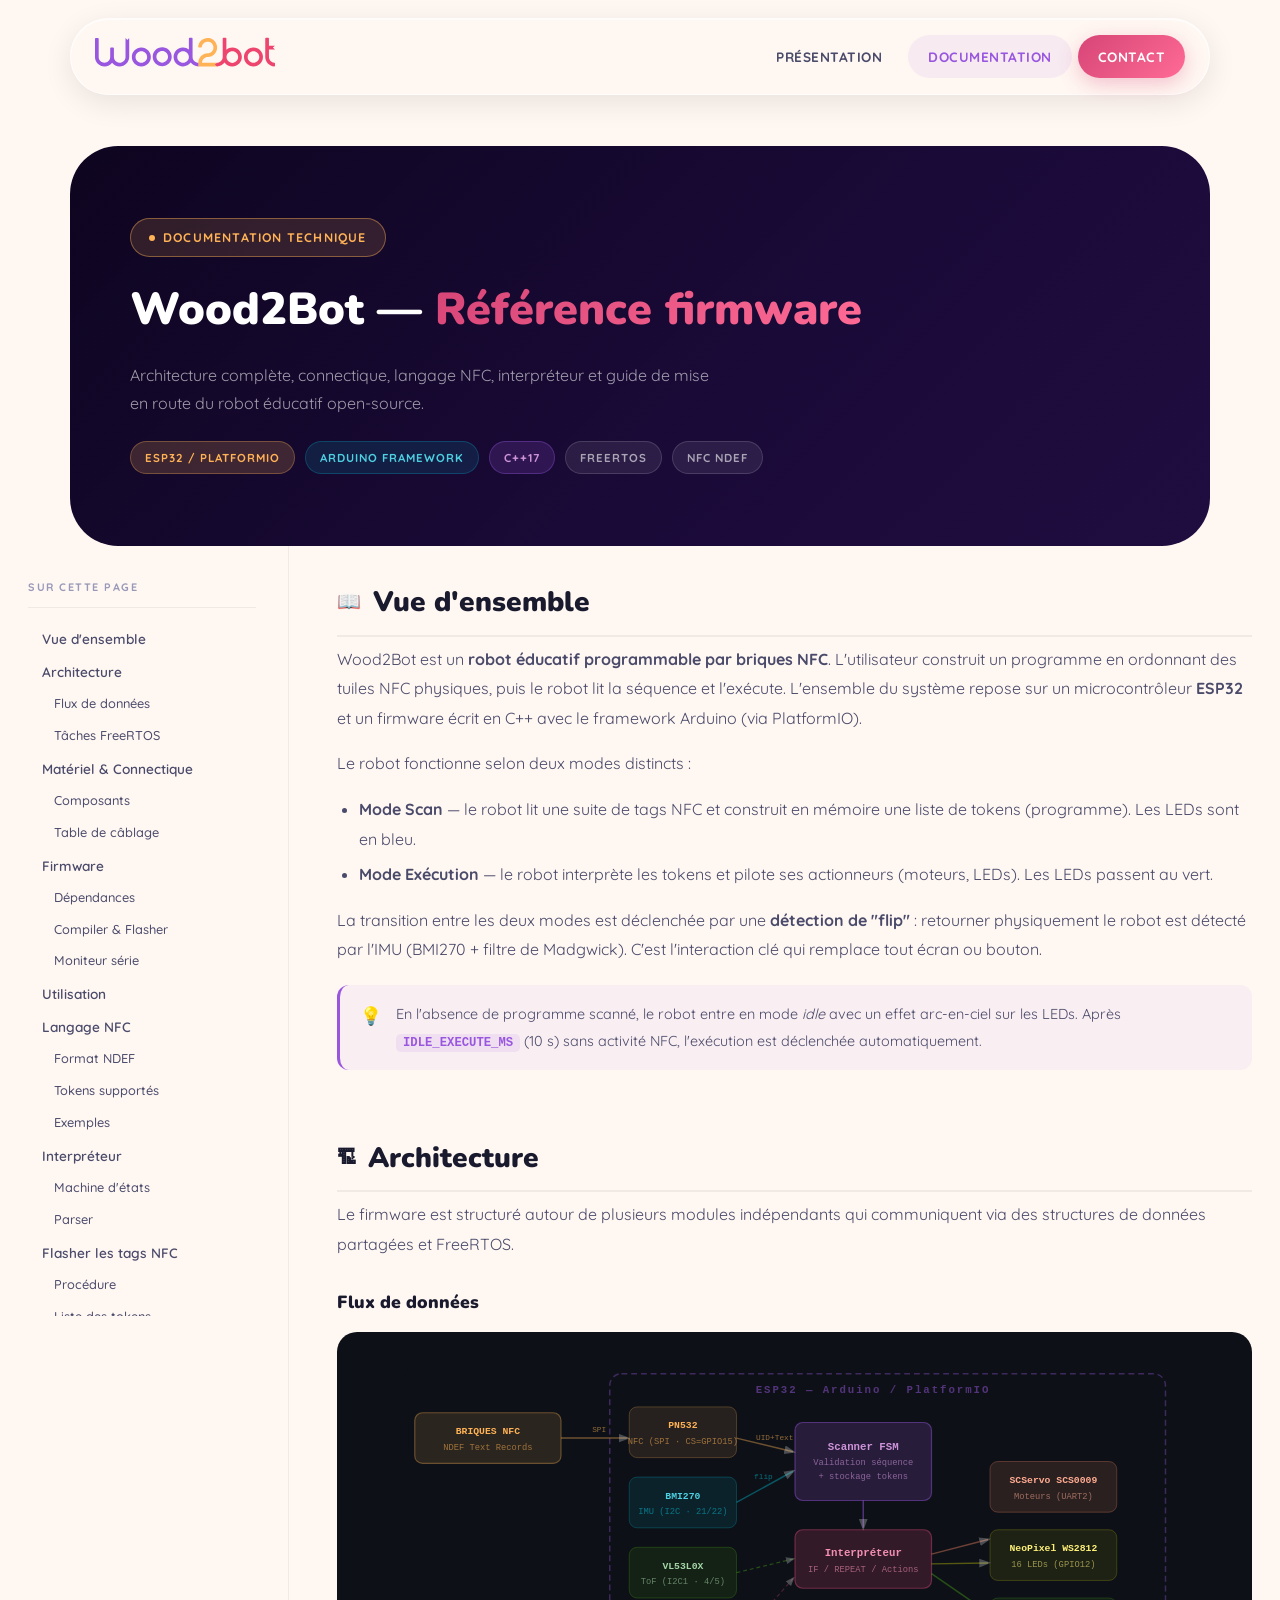
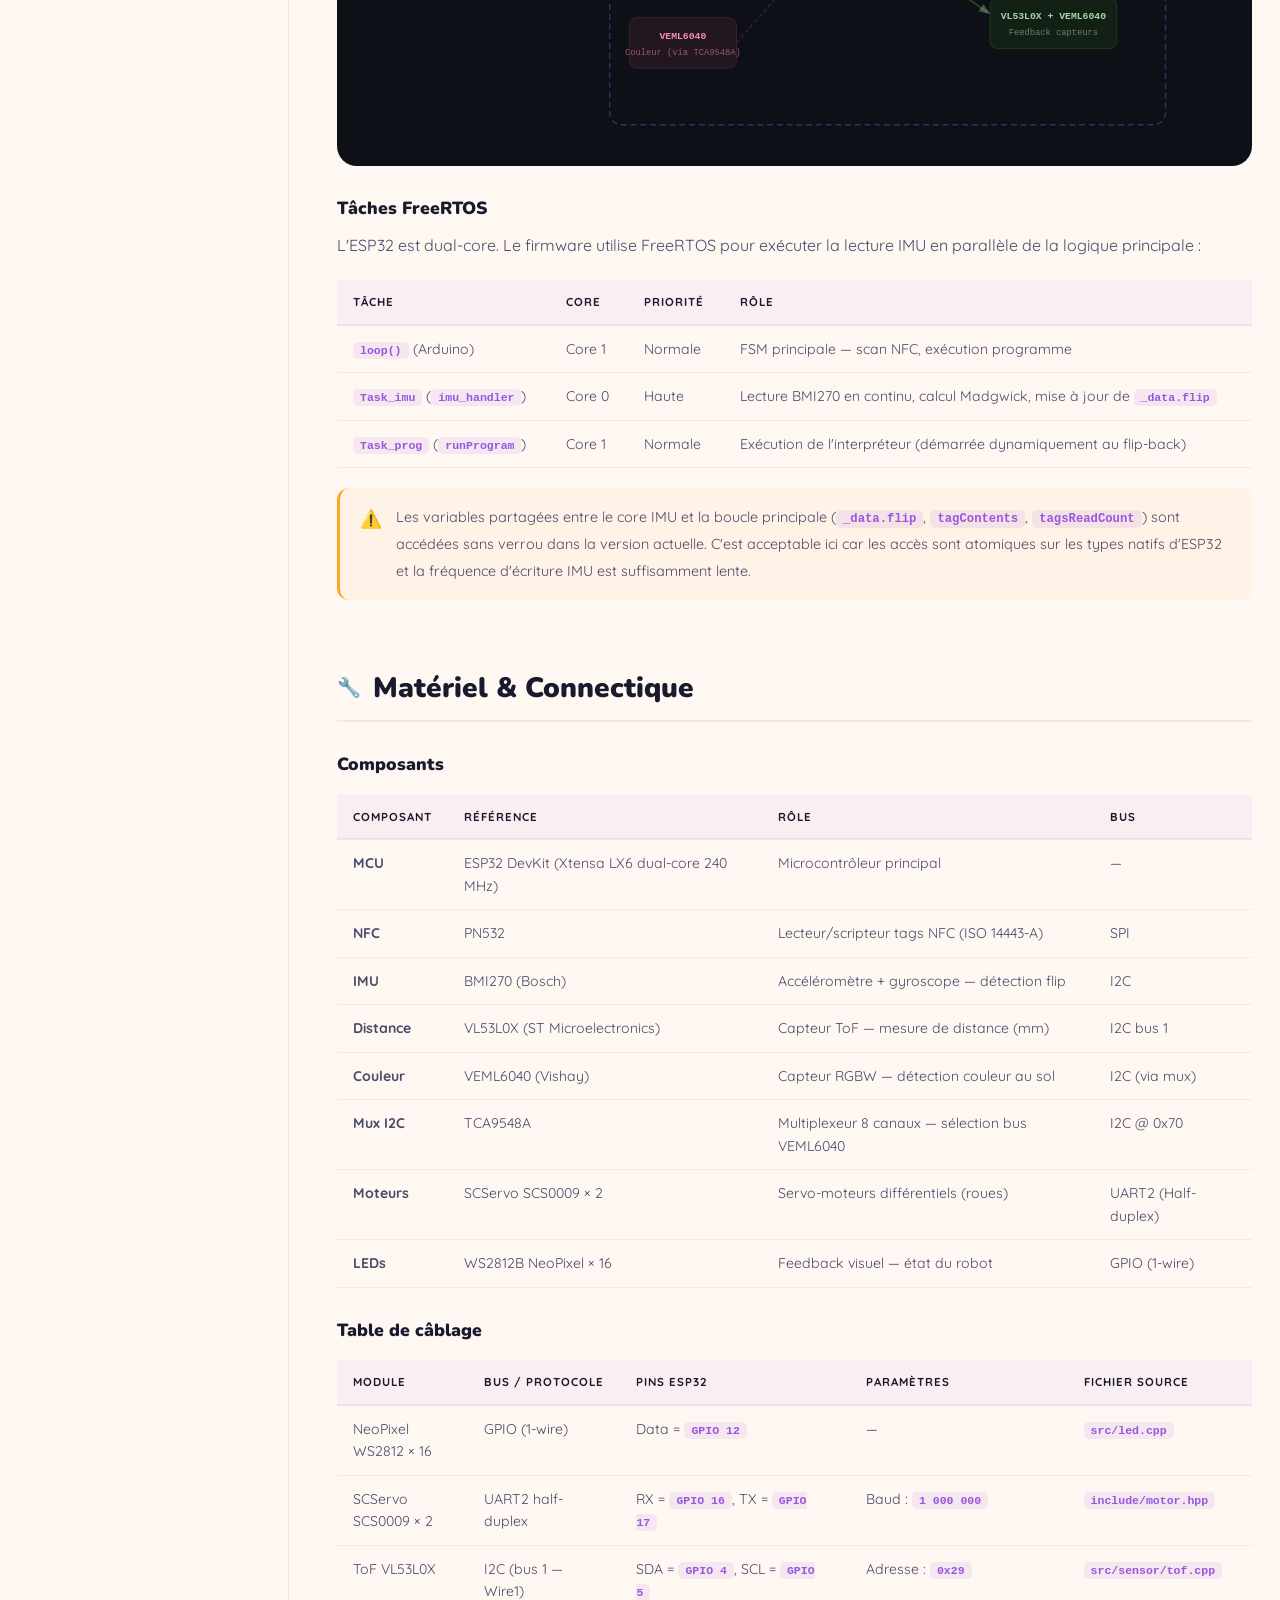
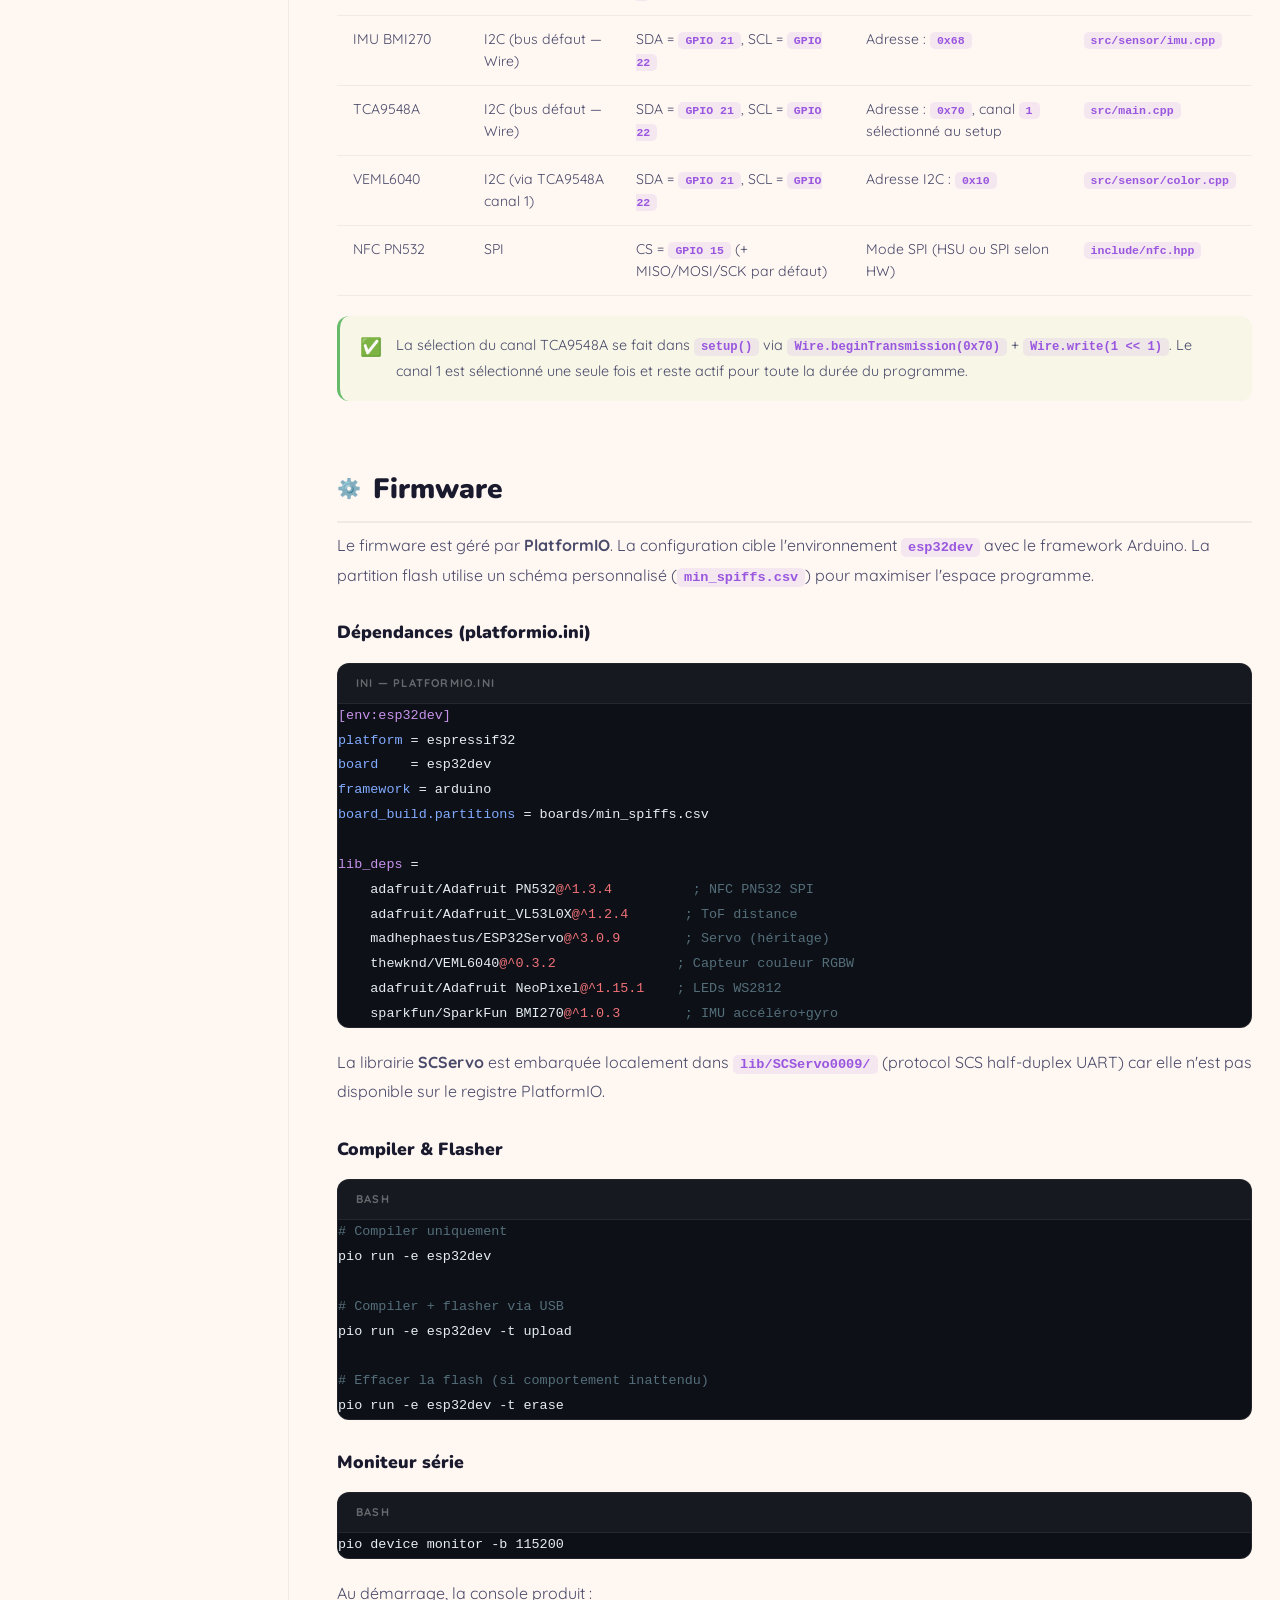
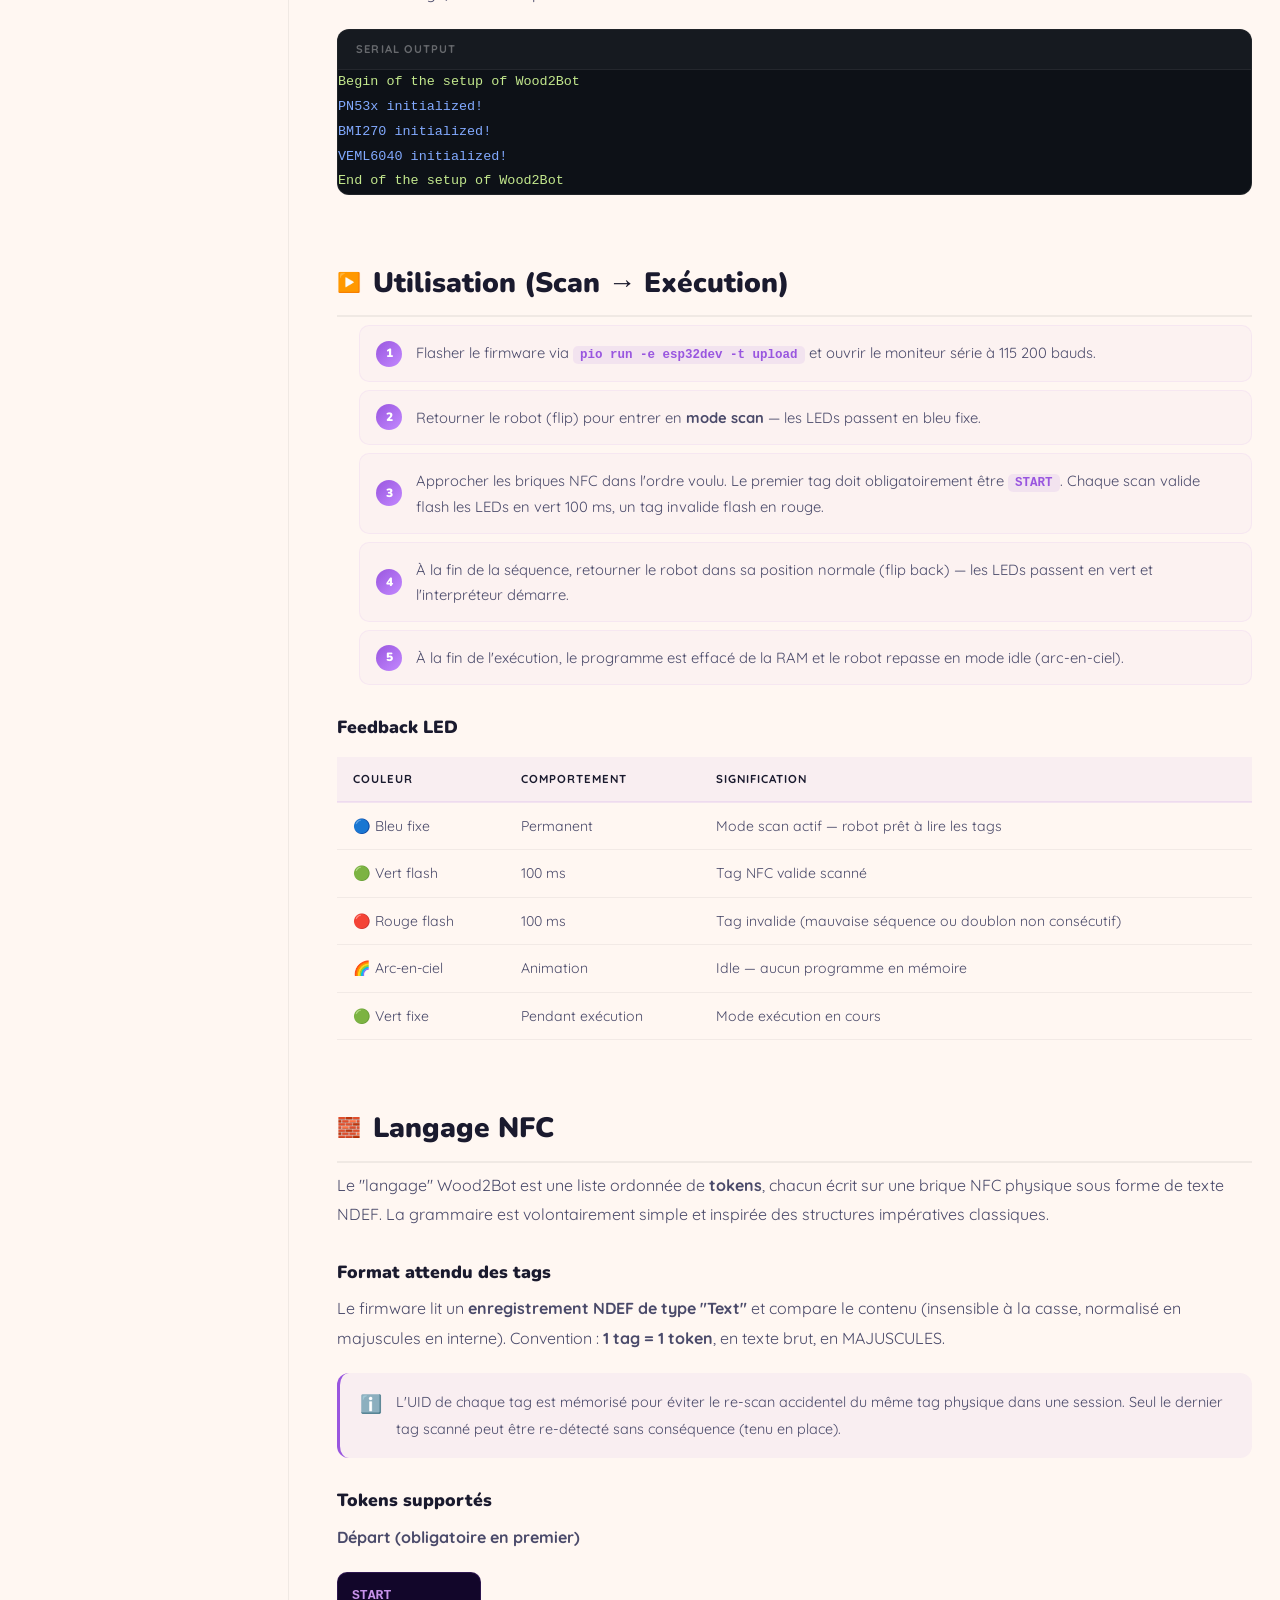
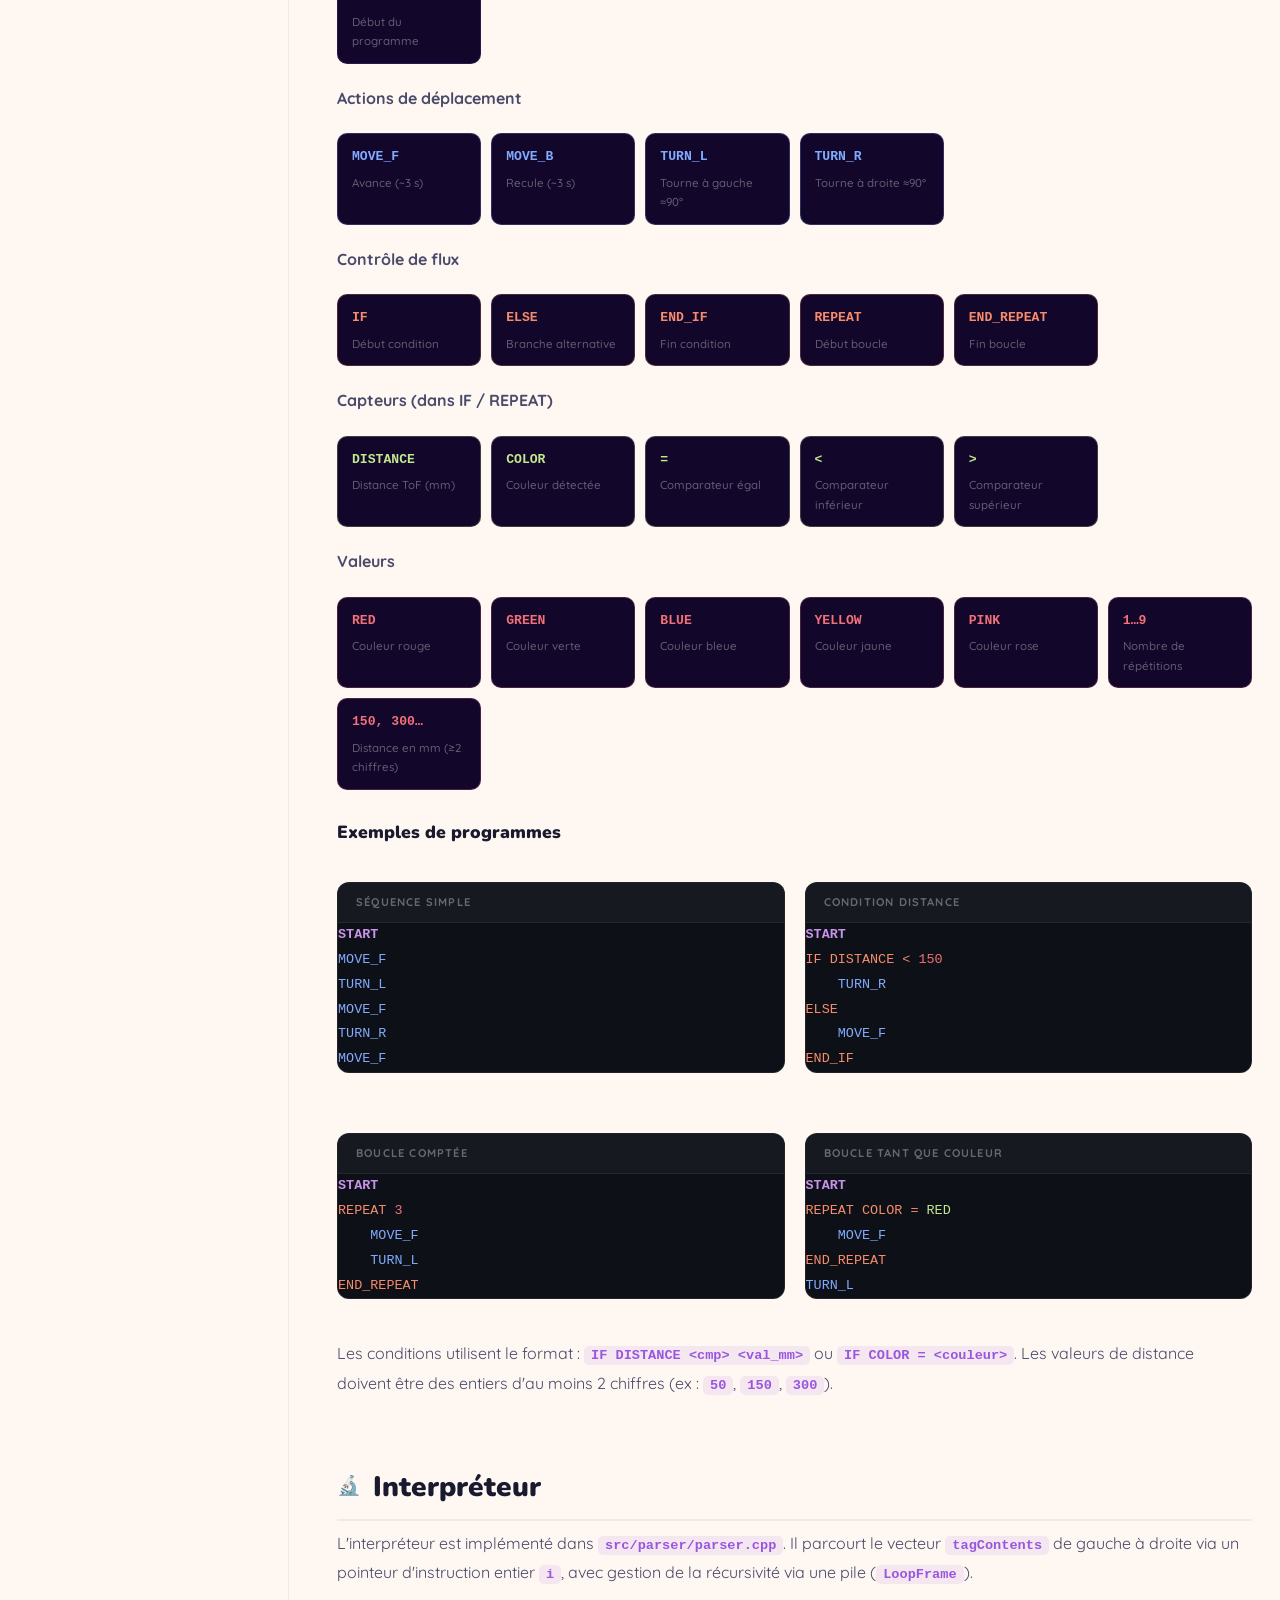
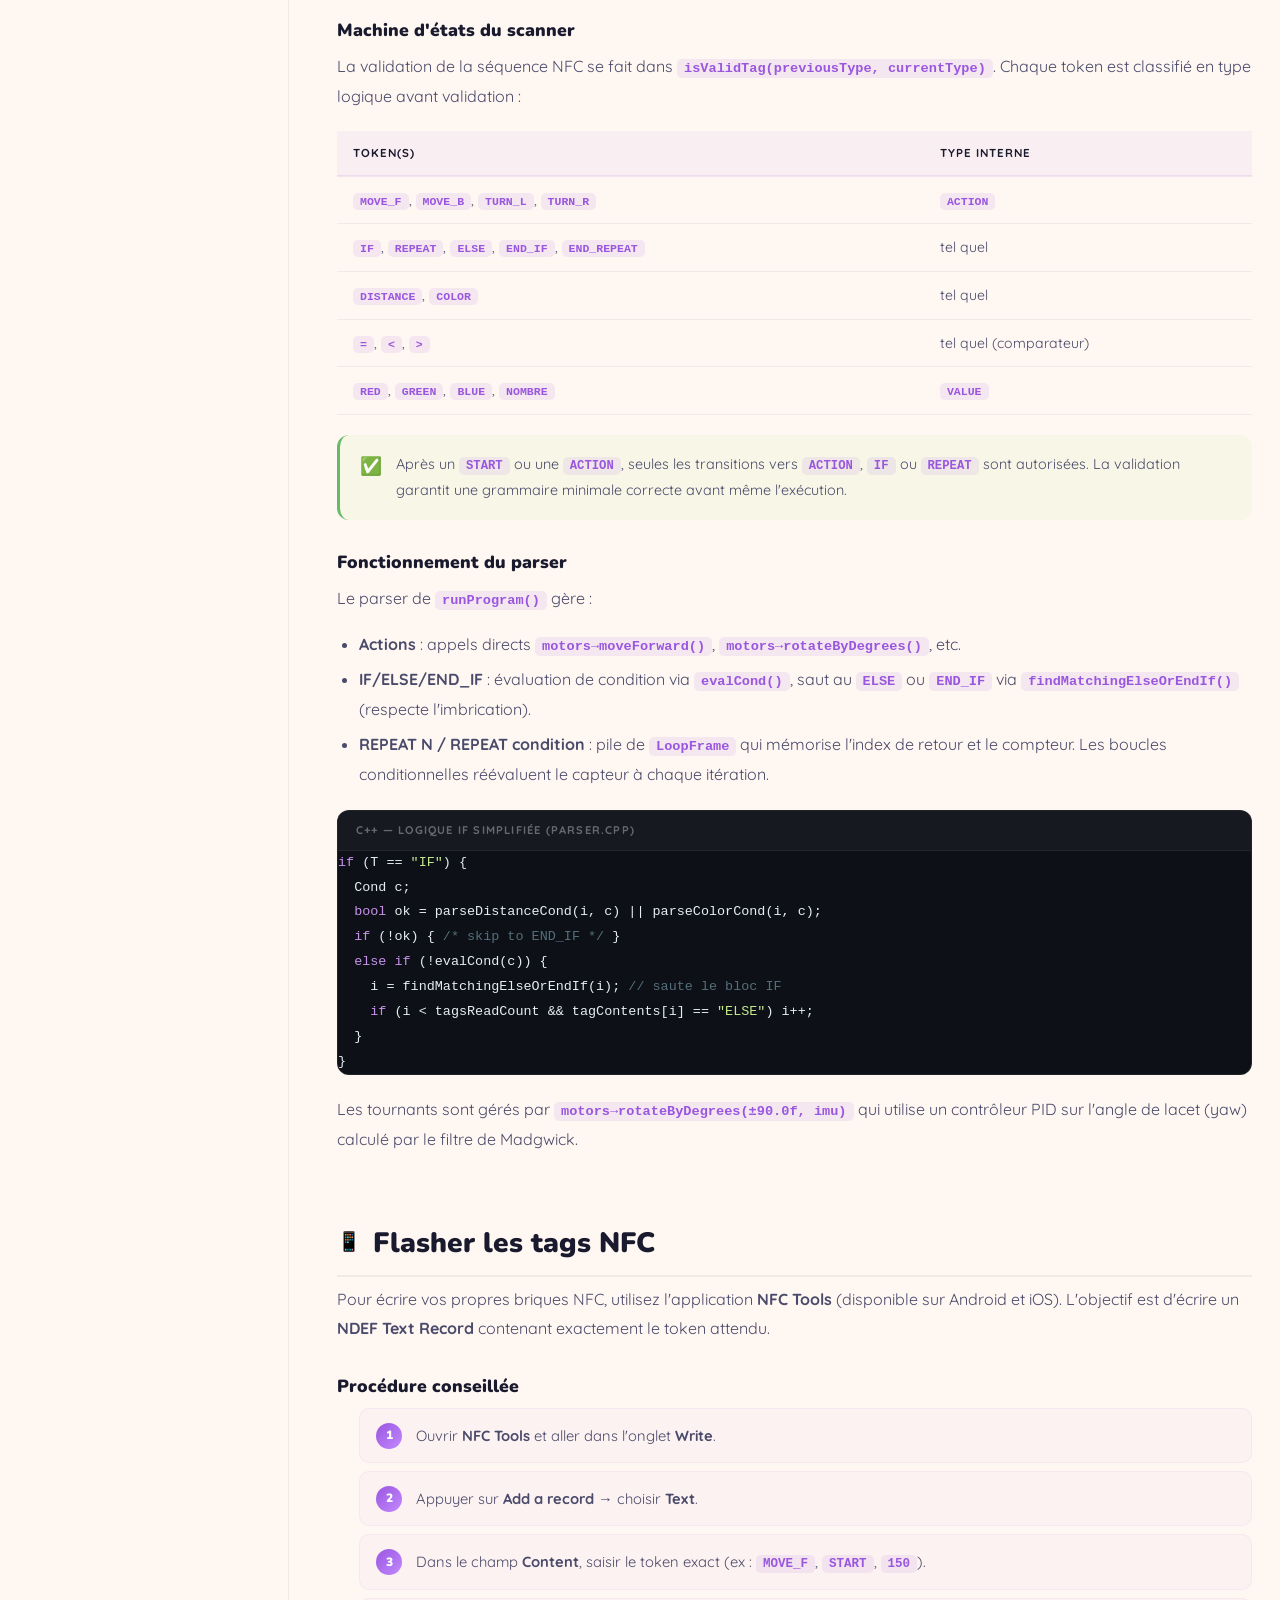
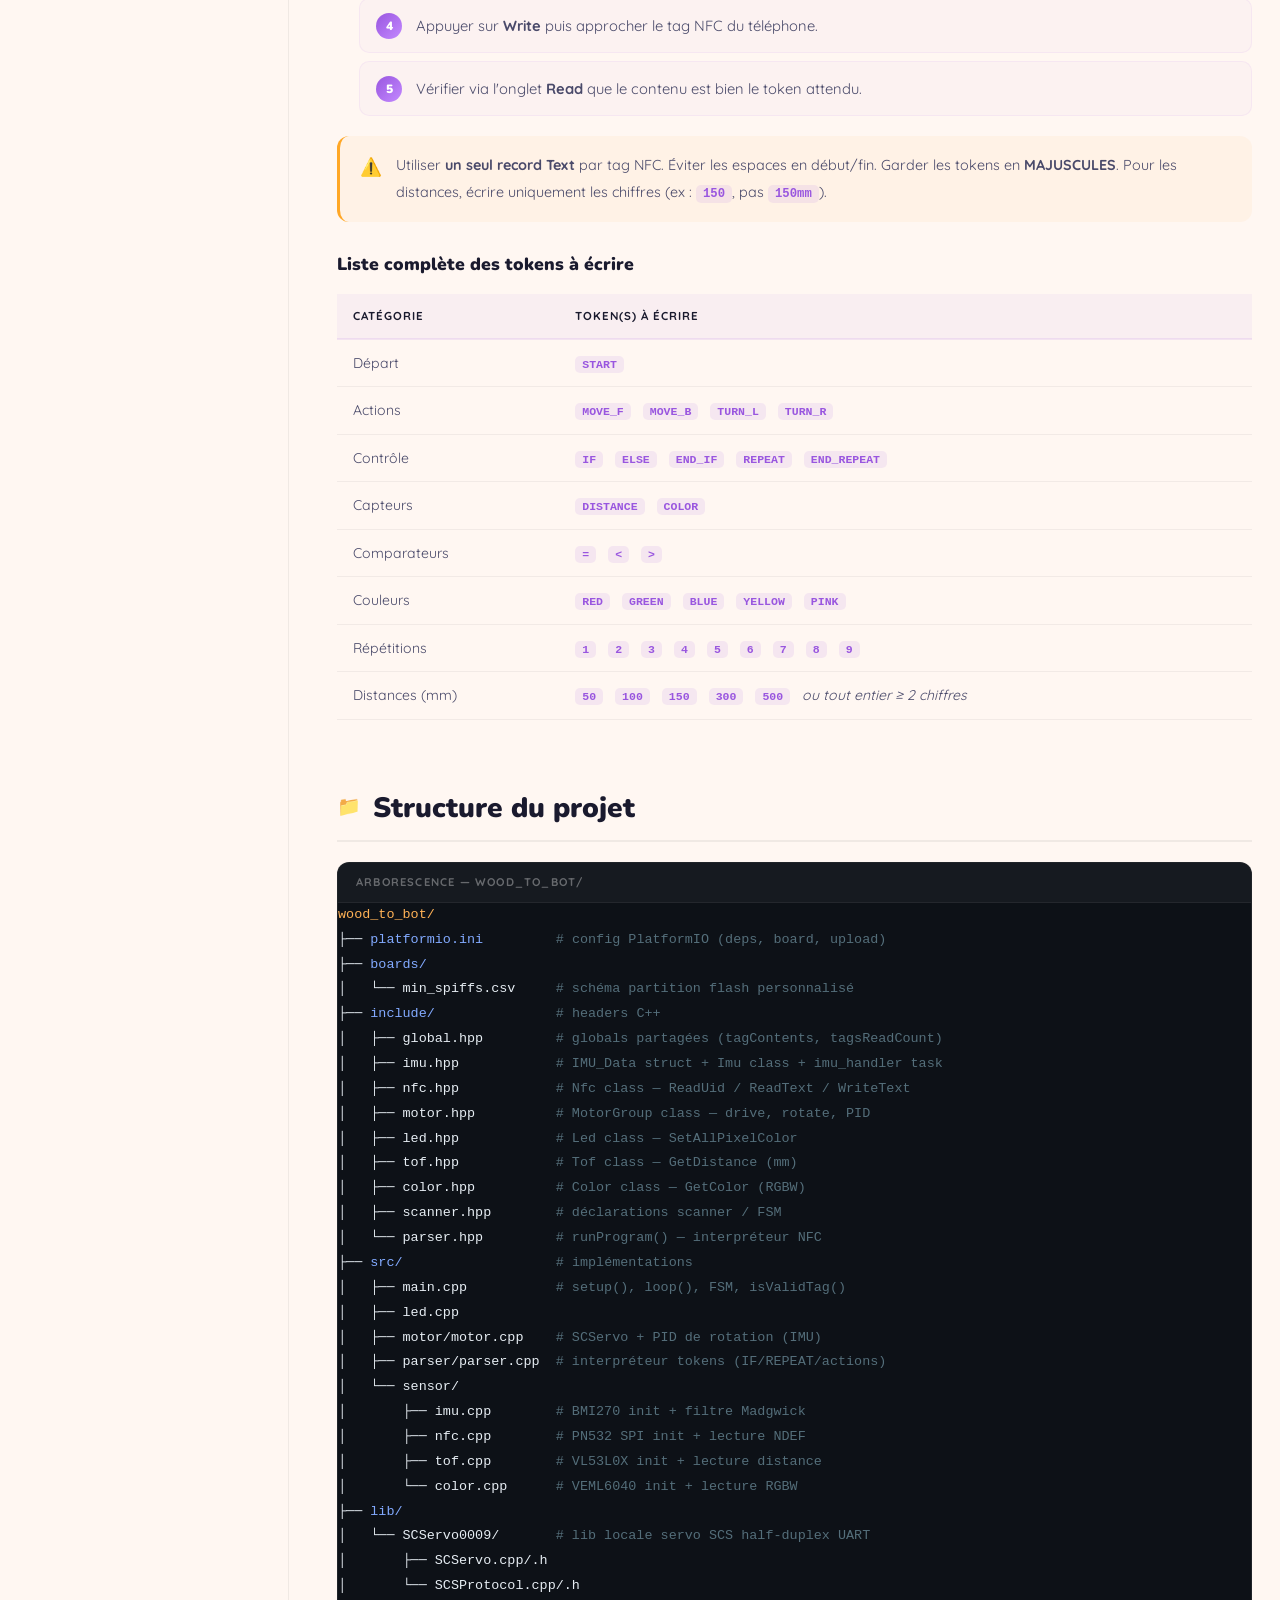
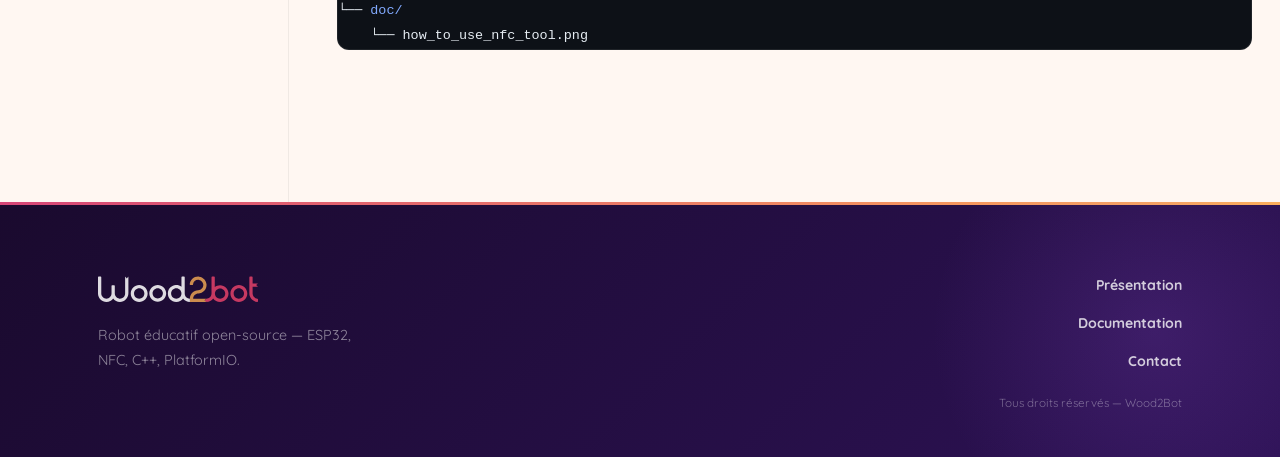
<file: documentation.html>
<!DOCTYPE html>
<html lang="fr">
<head>
    <meta charset="UTF-8">
    <meta name="viewport" content="width=device-width, initial-scale=1.0">
    <title>Documentation Technique — Wood2Bot</title>
    <meta name="description" content="Documentation technique complète du firmware Wood2Bot : architecture ESP32, capteurs, interpréteur NFC, langage de programmation par tuiles.">
    <meta name="robots" content="index, follow">
    <link rel="canonical" href="https://www.wood2bot.fr/documentation.html">
    <link rel="icon" type="image/svg+xml" href="assets/logo.svg">
    <link rel="stylesheet" href="style.css">
    <link rel="preconnect" href="https://fonts.googleapis.com">
    <link rel="preconnect" href="https://fonts.gstatic.com" crossorigin>
    <link href="https://fonts.googleapis.com/css2?family=Nunito:wght@400;700;900&family=Quicksand:wght@500;700&display=swap" rel="stylesheet">
</head>
<body>

    <!-- ===== HEADER ===== -->
    <header class="header container">
        <div class="logo">
            <a href="index.html">
                <svg width="180" height="35" viewBox="0 0 215 35" fill="none" xmlns="http://www.w3.org/2000/svg">
                    <path d="M123.475 10.0043H123.469V10.0232H123.475V10.0043Z" fill="#ED456D"/>
                    <path d="M40.8536 0.565996V22.6038C40.8536 28.9035 35.7004 34.2994 29.4009 34.239C25.7242 34.2037 22.4621 32.4138 20.4079 29.6625C18.3961 32.4351 15.1205 34.208 11.3545 34.208C5.09256 34.208 0 29.1783 0 22.9918V0.94756C0 0.455405 0.398978 0.056488 0.891069 0.056488H3.5099C4.00205 0.056488 4.40097 0.455468 4.40097 0.94756V22.9918C4.40097 26.8144 7.45651 29.8071 11.3545 29.8071C15.1645 29.8071 18.1446 26.8207 18.1446 23.0107H18.1697V12.5221C18.1697 12.03 18.5687 11.631 19.0608 11.631H21.6796C22.1718 11.631 22.5707 12.03 22.5707 12.5221V22.6963C22.5707 26.3095 25.2486 29.4709 28.846 29.8073C32.9731 30.1932 36.4526 26.946 36.4526 22.8975V0.542293C36.4526 0.376377 36.6595 0.300491 36.7668 0.427051L38.6594 2.65935L40.5397 0.450377C40.6471 0.324132 40.8536 0.400268 40.8536 0.565996Z" fill="#9956DF"/>
                    <path d="M123.479 29.7631H123.472V29.7892H123.479V29.7631Z" fill="#ED456D"/>
                    <path d="M145.59 34.1264L145.634 34.1641H145.59L145.546 34.1704H123.485V29.7883H123.479V29.7631H123.472C123.485 23.6081 128.427 18.591 134.55 18.4527V18.4275C138.803 18.4275 142.171 14.5811 141.374 10.1868C140.872 7.42325 138.662 5.19554 135.904 4.66868C131.77 3.87934 128.101 6.80435 127.655 10.6847C127.603 11.1365 127.228 11.4803 126.773 11.4803H124.142C123.619 11.4803 123.205 11.0313 123.25 10.5105C123.78 4.28429 129.373 -0.530626 135.878 0.214647C141.285 0.833989 145.553 5.36567 145.872 10.7979C146.253 17.2723 141.175 22.6789 134.814 22.8223V22.8475C130.992 22.8475 127.886 25.947 127.873 29.7696H145.609L145.591 29.7884L143.186 31.8214C143.102 31.8926 143.102 32.0224 143.186 32.0936L145.59 34.1264Z" fill="#FFB256"/>
                    <path d="M189.286 11.4803C183.03 11.4803 177.944 16.5665 177.944 22.8222C177.944 29.0716 183.03 34.1641 189.286 34.1641C195.541 34.1641 200.628 29.0716 200.628 22.8222C200.628 16.5665 195.541 11.4803 189.286 11.4803ZM189.286 29.7631C185.457 29.7631 182.345 26.6447 182.345 22.8222C182.345 18.9933 185.457 15.8812 189.286 15.8812C193.115 15.8812 196.227 18.9933 196.227 22.8222C196.227 26.6447 193.115 29.7631 189.286 29.7631Z" fill="#ED456D"/>
                    <path d="M214.562 13.8191H207.764V22.8348C207.764 26.3527 210.636 29.3638 214.198 29.7624C214.652 29.8133 215 30.188 215 30.6454V33.2745C215 33.7975 214.551 34.2113 214.03 34.1668C208.157 33.6662 203.363 28.6772 203.363 22.8347V0.903584C203.363 0.41143 203.762 0.0125122 204.254 0.0125122H206.872C207.365 0.0125122 207.764 0.411492 207.764 0.903584V9.41802H214.545C214.711 9.41802 214.787 9.62505 214.66 9.73225L212.454 11.5996L214.678 13.5054C214.804 13.613 214.728 13.8191 214.562 13.8191Z" fill="#ED456D"/>
                    <path d="M80.2737 11.3419C74.0243 11.3419 68.9318 16.4282 68.9318 22.6839C68.9318 28.9395 74.0243 34.0258 80.2737 34.0258C86.5294 34.0258 91.6219 28.9395 91.6219 22.6839C91.6219 16.4282 86.5294 11.3419 80.2737 11.3419ZM80.2737 29.6248C76.4512 29.6248 73.3327 26.5127 73.3327 22.6839C73.3327 18.855 76.4512 15.7429 80.2737 15.7429C84.1026 15.7429 87.221 18.855 87.221 22.6839C87.221 26.5127 84.1026 29.6248 80.2737 29.6248Z" fill="#9956DF"/>
                    <path d="M55.3579 11.4991C49.1023 11.4991 44.016 16.5916 44.016 22.8473C44.016 29.0967 49.1023 34.1892 55.3579 34.1892C61.6136 34.1892 66.6999 29.0967 66.6999 22.8473C66.6999 16.5916 61.6136 11.4991 55.3579 11.4991ZM55.3579 29.7883C51.5291 29.7883 48.417 26.6699 48.417 22.8473C48.417 19.0185 51.5291 15.9001 55.3579 15.9001C59.1868 15.9001 62.2989 19.0185 62.2989 22.8473C62.2989 26.6699 59.1868 29.7883 55.3579 29.7883Z" fill="#9956DF"/>
                    <path d="M123.472 29.7883V29.7631C119.656 29.7568 116.55 26.6636 116.538 22.8473V0.899026C116.538 0.402345 116.142 0.0062561 115.645 0.0062561H113.03C112.533 0.0062561 112.137 0.402345 112.137 0.899026V13.8756C110.056 12.2598 107.39 11.3482 104.517 11.5179C99.0972 11.8386 94.5705 16.0824 93.9356 21.4767C93.1246 28.3359 98.4874 34.1892 105.196 34.1892C108.949 34.1892 112.281 32.3534 114.343 29.5368C116.406 32.3408 119.732 34.1641 123.479 34.1641V29.7883H123.472ZM112.137 22.8473C112.137 26.6699 109.025 29.7883 105.196 29.7883C101.367 29.7883 98.2549 26.6699 98.2549 22.8473C98.2549 19.0185 101.367 15.9 105.196 15.9C109.018 15.9 112.124 19.0059 112.137 22.8221V22.8473Z" fill="#9956DF"/>
                    <path d="M164.056 11.6437C161.358 11.6437 158.881 12.5868 156.932 14.1648V0.891069C156.932 0.398915 156.533 0 156.041 0H153.422C152.93 0 152.531 0.398978 152.531 0.891069V22.8536C152.531 26.6696 149.438 29.7631 145.622 29.7631L145.609 29.7694L145.59 29.7883L143.186 31.8213C143.102 31.8925 143.102 32.0223 143.186 32.0935L145.59 34.1265L145.634 34.1642C145.678 34.1642 145.722 34.1642 145.766 34.1579C149.463 34.1076 152.739 32.2718 154.763 29.4803C156.813 32.4101 160.214 34.3276 164.056 34.3276C170.305 34.3276 175.398 29.2414 175.398 22.9857C175.398 16.73 170.305 11.6437 164.056 11.6437ZM164.056 29.9266C160.227 29.9266 157.115 26.8145 157.115 22.9856C157.115 19.1568 160.227 16.0447 164.056 16.0447C167.884 16.0447 170.997 19.1568 170.997 22.9856C170.997 26.8145 167.884 29.9266 164.056 29.9266Z" fill="#ED456D"/>
                    <path d="M40.8731 0.0565491L40.8536 0.0826217V0.0565491H40.8731Z" fill="white"/>
                </svg>
            </a>
        </div>
        <nav class="nav">
            <a href="index.html" class="nav-link">Présentation</a>
            <a href="documentation.html" class="nav-link nav-active-link">Documentation</a>
            <a href="contact.html" class="nav-link nav-cta">Contact</a>
        </nav>
    </header>

    <main>
        <!-- ===== HERO ===== -->
        <section class="hero hero-docs container">
            <div class="hero-content">
                <div class="hero-badge">
                    <span class="hero-badge-dot"></span>
                    Documentation technique
                </div>
                <h1>Wood2Bot — <span class="highlight">Référence firmware</span></h1>
                <p>Architecture complète, connectique, langage NFC, interpréteur et guide de mise en route du robot éducatif open-source.</p>
                <div class="docs-badges">
                    <span class="docs-badge orange">ESP32 / PlatformIO</span>
                    <span class="docs-badge teal">Arduino Framework</span>
                    <span class="docs-badge purple">C++17</span>
                    <span class="docs-badge grey">FreeRTOS</span>
                    <span class="docs-badge grey">NFC NDEF</span>
                </div>
            </div>
        </section>

        <!-- ===== MAIN DOCS GRID ===== -->
        <div class="docs-layout">

            <!-- ===== SIDEBAR TOC ===== -->
            <aside class="docs-sidebar">
                <p class="docs-nav-title">Sur cette page</p>
                <ul class="docs-nav-list">
                    <li><a href="#overview">Vue d'ensemble</a></li>
                    <li><a href="#architecture">Architecture</a></li>
                    <li class="sub"><a href="#arch-data-flow">Flux de données</a></li>
                    <li class="sub"><a href="#arch-rtos">Tâches FreeRTOS</a></li>
                    <li><a href="#hardware">Matériel &amp; Connectique</a></li>
                    <li class="sub"><a href="#hw-components">Composants</a></li>
                    <li class="sub"><a href="#hw-pinout">Table de câblage</a></li>
                    <li><a href="#firmware">Firmware</a></li>
                    <li class="sub"><a href="#fw-deps">Dépendances</a></li>
                    <li class="sub"><a href="#fw-build">Compiler &amp; Flasher</a></li>
                    <li class="sub"><a href="#fw-monitor">Moniteur série</a></li>
                    <li><a href="#usage">Utilisation</a></li>
                    <li><a href="#nfc-language">Langage NFC</a></li>
                    <li class="sub"><a href="#nfc-format">Format NDEF</a></li>
                    <li class="sub"><a href="#nfc-tokens">Tokens supportés</a></li>
                    <li class="sub"><a href="#nfc-examples">Exemples</a></li>
                    <li><a href="#interpreter">Interpréteur</a></li>
                    <li class="sub"><a href="#interp-fsm">Machine d'états</a></li>
                    <li class="sub"><a href="#interp-parser">Parser</a></li>
                    <li><a href="#flash-tags">Flasher les tags NFC</a></li>
                    <li class="sub"><a href="#flash-steps">Procédure</a></li>
                    <li class="sub"><a href="#flash-list">Liste des tokens</a></li>
                    <li><a href="#project-structure">Structure du projet</a></li>
                </ul>
            </aside>

            <!-- ===== CONTENT ===== -->
            <div class="docs-content">

                <!-- ============ VUE D'ENSEMBLE ============ -->
                <section class="docs-section" id="overview">
                    <h2 data-icon="📖">Vue d'ensemble</h2>
                    <p>Wood2Bot est un <strong>robot éducatif programmable par briques NFC</strong>. L'utilisateur construit un programme en ordonnant des tuiles NFC physiques, puis le robot lit la séquence et l'exécute. L'ensemble du système repose sur un microcontrôleur <strong>ESP32</strong> et un firmware écrit en C++ avec le framework Arduino (via PlatformIO).</p>

                    <p>Le robot fonctionne selon deux modes distincts :</p>
                    <ul>
                        <li><strong>Mode Scan</strong> — le robot lit une suite de tags NFC et construit en mémoire une liste de tokens (programme). Les LEDs sont en bleu. </li>
                        <li><strong>Mode Exécution</strong> — le robot interprète les tokens et pilote ses actionneurs (moteurs, LEDs). Les LEDs passent au vert.</li>
                    </ul>
                    <p>La transition entre les deux modes est déclenchée par une <strong>détection de "flip"</strong> : retourner physiquement le robot est détecté par l'IMU (BMI270 + filtre de Madgwick). C'est l'interaction clé qui remplace tout écran ou bouton.</p>

                    <div class="docs-callout info">
                        <span class="docs-callout-icon">💡</span>
                        <p>En l'absence de programme scanné, le robot entre en mode <em>idle</em> avec un effet arc-en-ciel sur les LEDs. Après <code>IDLE_EXECUTE_MS</code> (10 s) sans activité NFC, l'exécution est déclenchée automatiquement.</p>
                    </div>
                </section>

                <!-- ============ ARCHITECTURE ============ -->
                <section class="docs-section" id="architecture">
                    <h2 data-icon="🏗">Architecture</h2>
                    <p>Le firmware est structuré autour de plusieurs modules indépendants qui communiquent via des structures de données partagées et FreeRTOS.</p>

                    <h3 id="arch-data-flow">Flux de données</h3>

                    <div style="background:#0d1117;border-radius:var(--r-md);padding:32px 28px;margin:20px 0;overflow-x:auto;">
                        <!-- SVG Architecture Diagram -->
                        <svg viewBox="0 0 800 380" xmlns="http://www.w3.org/2000/svg" style="width:100%;max-width:780px;display:block;margin:0 auto;font-family:'Courier New',monospace;">
                            <!-- Background -->
                            <rect x="0" y="0" width="800" height="380" fill="#0d1117" rx="12"/>
                            <!-- ESP32 boundary -->
                            <rect x="210" y="10" width="570" height="360" rx="12" fill="none" stroke="rgba(153,86,223,0.35)" stroke-width="1.5" stroke-dasharray="6,4"/>
                            <text x="480" y="30" fill="rgba(153,86,223,0.5)" font-size="11" text-anchor="middle" font-weight="bold" letter-spacing="2">ESP32 — Arduino / PlatformIO</text>

                            <!-- NFC Tiles (external) -->
                            <rect x="10" y="50" width="150" height="52" rx="8" fill="rgba(255,178,86,0.12)" stroke="rgba(255,178,86,0.35)" stroke-width="1.2"/>
                            <text x="85" y="72" fill="#ffb256" font-size="10" text-anchor="middle" font-weight="bold">BRIQUES NFC</text>
                            <text x="85" y="88" fill="rgba(255,178,86,0.55)" font-size="9" text-anchor="middle">NDEF Text Records</text>

                            <!-- PN532 -->
                            <rect x="230" y="44" width="110" height="52" rx="8" fill="rgba(255,178,86,0.1)" stroke="rgba(255,178,86,0.25)" stroke-width="1"/>
                            <text x="285" y="66" fill="#ffb256" font-size="10" text-anchor="middle" font-weight="bold">PN532</text>
                            <text x="285" y="82" fill="rgba(255,178,86,0.55)" font-size="9" text-anchor="middle">NFC (SPI · CS=GPIO15)</text>

                            <!-- IMU -->
                            <rect x="230" y="116" width="110" height="52" rx="8" fill="rgba(0,188,212,0.1)" stroke="rgba(0,188,212,0.25)" stroke-width="1"/>
                            <text x="285" y="138" fill="#4dd0e1" font-size="10" text-anchor="middle" font-weight="bold">BMI270</text>
                            <text x="285" y="154" fill="rgba(0,188,212,0.55)" font-size="9" text-anchor="middle">IMU (I2C · 21/22)</text>

                            <!-- FSM / Scanner -->
                            <rect x="400" y="60" width="140" height="80" rx="8" fill="rgba(153,86,223,0.18)" stroke="rgba(153,86,223,0.45)" stroke-width="1.2"/>
                            <text x="470" y="88" fill="#ce93d8" font-size="11" text-anchor="middle" font-weight="bold">Scanner FSM</text>
                            <text x="470" y="104" fill="rgba(206,147,216,0.6)" font-size="9" text-anchor="middle">Validation séquence</text>
                            <text x="470" y="118" fill="rgba(206,147,216,0.6)" font-size="9" text-anchor="middle">+ stockage tokens</text>

                            <!-- Parser -->
                            <rect x="400" y="170" width="140" height="60" rx="8" fill="rgba(214,69,119,0.18)" stroke="rgba(214,69,119,0.45)" stroke-width="1.2"/>
                            <text x="470" y="197" fill="#f48fb1" font-size="11" text-anchor="middle" font-weight="bold">Interpréteur</text>
                            <text x="470" y="213" fill="rgba(244,143,177,0.6)" font-size="9" text-anchor="middle">IF / REPEAT / Actions</text>

                            <!-- ToF -->
                            <rect x="230" y="188" width="110" height="52" rx="8" fill="rgba(100,221,23,0.08)" stroke="rgba(100,221,23,0.2)" stroke-width="1"/>
                            <text x="285" y="210" fill="#a5d6a7" font-size="10" text-anchor="middle" font-weight="bold">VL53L0X</text>
                            <text x="285" y="226" fill="rgba(165,214,167,0.55)" font-size="9" text-anchor="middle">ToF (I2C1 · 4/5)</text>

                            <!-- Color -->
                            <rect x="230" y="260" width="110" height="52" rx="8" fill="rgba(214,69,119,0.1)" stroke="rgba(214,69,119,0.22)" stroke-width="1"/>
                            <text x="285" y="282" fill="#f48fb1" font-size="10" text-anchor="middle" font-weight="bold">VEML6040</text>
                            <text x="285" y="298" fill="rgba(244,143,177,0.55)" font-size="9" text-anchor="middle">Couleur (via TCA9548A)</text>

                            <!-- Actionneurs -->
                            <rect x="600" y="100" width="130" height="52" rx="8" fill="rgba(255,138,101,0.12)" stroke="rgba(255,138,101,0.28)" stroke-width="1"/>
                            <text x="665" y="122" fill="#ffab91" font-size="10" text-anchor="middle" font-weight="bold">SCServo SCS0009</text>
                            <text x="665" y="138" fill="rgba(255,171,145,0.55)" font-size="9" text-anchor="middle">Moteurs (UART2)</text>

                            <rect x="600" y="170" width="130" height="52" rx="8" fill="rgba(255,255,0,0.07)" stroke="rgba(255,255,0,0.18)" stroke-width="1"/>
                            <text x="665" y="192" fill="#fff176" font-size="10" text-anchor="middle" font-weight="bold">NeoPixel WS2812</text>
                            <text x="665" y="208" fill="rgba(255,241,118,0.55)" font-size="9" text-anchor="middle">16 LEDs (GPIO12)</text>

                            <rect x="600" y="240" width="130" height="52" rx="8" fill="rgba(100,221,23,0.07)" stroke="rgba(100,221,23,0.18)" stroke-width="1"/>
                            <text x="665" y="262" fill="#a5d6a7" font-size="10" text-anchor="middle" font-weight="bold">VL53L0X + VEML6040</text>
                            <text x="665" y="278" fill="rgba(165,214,167,0.55)" font-size="9" text-anchor="middle">Feedback capteurs</text>

                            <!-- Arrows -->
                            <!-- Tiles → PN532 -->
                            <line x1="160" y1="76" x2="228" y2="76" stroke="rgba(255,178,86,0.4)" stroke-width="1.5" marker-end="url(#arr)"/>
                            <!-- PN532 → FSM -->
                            <line x1="340" y1="76" x2="398" y2="90" stroke="rgba(255,178,86,0.4)" stroke-width="1.5" marker-end="url(#arr)"/>
                            <!-- IMU → FSM -->
                            <line x1="340" y1="142" x2="398" y2="110" stroke="rgba(0,188,212,0.4)" stroke-width="1.5" marker-end="url(#arr)"/>
                            <!-- FSM → Parser -->
                            <line x1="470" y1="140" x2="470" y2="168" stroke="rgba(153,86,223,0.5)" stroke-width="1.5" marker-end="url(#arr)"/>
                            <!-- Parser → Motors -->
                            <line x1="540" y1="195" x2="598" y2="180" stroke="rgba(255,138,101,0.4)" stroke-width="1.5" marker-end="url(#arr)"/>
                            <!-- Parser → LEDs -->
                            <line x1="540" y1="205" x2="598" y2="204" stroke="rgba(255,255,0,0.3)" stroke-width="1.5" marker-end="url(#arr)"/>
                            <!-- Parser → Sensors -->
                            <line x1="540" y1="215" x2="598" y2="255" stroke="rgba(100,221,23,0.3)" stroke-width="1.5" marker-end="url(#arr)"/>
                            <!-- ToF → Parser -->
                            <line x1="340" y1="214" x2="398" y2="200" stroke="rgba(100,221,23,0.3)" stroke-width="1.2" stroke-dasharray="4,3" marker-end="url(#arr)"/>
                            <!-- Color → Parser -->
                            <line x1="340" y1="286" x2="398" y2="220" stroke="rgba(214,69,119,0.3)" stroke-width="1.2" stroke-dasharray="4,3" marker-end="url(#arr)"/>

                            <!-- Labels on arrows -->
                            <text x="192" y="70" fill="rgba(255,178,86,0.55)" font-size="8">SPI</text>
                            <text x="360" y="78" fill="rgba(255,178,86,0.55)" font-size="8">UID+Text</text>
                            <text x="358" y="118" fill="rgba(0,188,212,0.55)" font-size="8">flip</text>

                            <!-- Arrowhead marker -->
                            <defs>
                                <marker id="arr" markerWidth="8" markerHeight="8" refX="6" refY="3" orient="auto">
                                    <path d="M0,0 L0,6 L8,3 z" fill="rgba(255,255,255,0.25)"/>
                                </marker>
                            </defs>
                        </svg>
                    </div>

                    <h3 id="arch-rtos">Tâches FreeRTOS</h3>
                    <p>L'ESP32 est dual-core. Le firmware utilise FreeRTOS pour exécuter la lecture IMU en parallèle de la logique principale :</p>

                    <table class="docs-table">
                        <thead>
                            <tr><th>Tâche</th><th>Core</th><th>Priorité</th><th>Rôle</th></tr>
                        </thead>
                        <tbody>
                            <tr>
                                <td><code>loop()</code> (Arduino)</td>
                                <td>Core 1</td>
                                <td>Normale</td>
                                <td>FSM principale — scan NFC, exécution programme</td>
                            </tr>
                            <tr>
                                <td><code>Task_imu</code> (<code>imu_handler</code>)</td>
                                <td>Core 0</td>
                                <td>Haute</td>
                                <td>Lecture BMI270 en continu, calcul Madgwick, mise à jour de <code>_data.flip</code></td>
                            </tr>
                            <tr>
                                <td><code>Task_prog</code> (<code>runProgram</code>)</td>
                                <td>Core 1</td>
                                <td>Normale</td>
                                <td>Exécution de l'interpréteur (démarrée dynamiquement au flip-back)</td>
                            </tr>
                        </tbody>
                    </table>

                    <div class="docs-callout warn">
                        <span class="docs-callout-icon">⚠️</span>
                        <p>Les variables partagées entre le core IMU et la boucle principale (<code>_data.flip</code>, <code>tagContents</code>, <code>tagsReadCount</code>) sont accédées sans verrou dans la version actuelle. C'est acceptable ici car les accès sont atomiques sur les types natifs d'ESP32 et la fréquence d'écriture IMU est suffisamment lente.</p>
                    </div>
                </section>

                <!-- ============ HARDWARE ============ -->
                <section class="docs-section" id="hardware">
                    <h2 data-icon="🔧">Matériel &amp; Connectique</h2>

                    <h3 id="hw-components">Composants</h3>

                    <table class="docs-table">
                        <thead>
                            <tr><th>Composant</th><th>Référence</th><th>Rôle</th><th>Bus</th></tr>
                        </thead>
                        <tbody>
                            <tr>
                                <td><strong>MCU</strong></td>
                                <td>ESP32 DevKit (Xtensa LX6 dual-core 240 MHz)</td>
                                <td>Microcontrôleur principal</td>
                                <td>—</td>
                            </tr>
                            <tr>
                                <td><strong>NFC</strong></td>
                                <td>PN532</td>
                                <td>Lecteur/scripteur tags NFC (ISO 14443-A)</td>
                                <td>SPI</td>
                            </tr>
                            <tr>
                                <td><strong>IMU</strong></td>
                                <td>BMI270 (Bosch)</td>
                                <td>Accéléromètre + gyroscope — détection flip</td>
                                <td>I2C</td>
                            </tr>
                            <tr>
                                <td><strong>Distance</strong></td>
                                <td>VL53L0X (ST Microelectronics)</td>
                                <td>Capteur ToF — mesure de distance (mm)</td>
                                <td>I2C bus 1</td>
                            </tr>
                            <tr>
                                <td><strong>Couleur</strong></td>
                                <td>VEML6040 (Vishay)</td>
                                <td>Capteur RGBW — détection couleur au sol</td>
                                <td>I2C (via mux)</td>
                            </tr>
                            <tr>
                                <td><strong>Mux I2C</strong></td>
                                <td>TCA9548A</td>
                                <td>Multiplexeur 8 canaux — sélection bus VEML6040</td>
                                <td>I2C @ 0x70</td>
                            </tr>
                            <tr>
                                <td><strong>Moteurs</strong></td>
                                <td>SCServo SCS0009 × 2</td>
                                <td>Servo-moteurs différentiels (roues)</td>
                                <td>UART2 (Half-duplex)</td>
                            </tr>
                            <tr>
                                <td><strong>LEDs</strong></td>
                                <td>WS2812B NeoPixel × 16</td>
                                <td>Feedback visuel — état du robot</td>
                                <td>GPIO (1-wire)</td>
                            </tr>
                        </tbody>
                    </table>

                    <h3 id="hw-pinout">Table de câblage</h3>

                    <table class="docs-table">
                        <thead>
                            <tr><th>Module</th><th>Bus / Protocole</th><th>Pins ESP32</th><th>Paramètres</th><th>Fichier source</th></tr>
                        </thead>
                        <tbody>
                            <tr>
                                <td>NeoPixel WS2812 × 16</td>
                                <td>GPIO (1-wire)</td>
                                <td>Data = <code>GPIO 12</code></td>
                                <td>—</td>
                                <td><code>src/led.cpp</code></td>
                            </tr>
                            <tr>
                                <td>SCServo SCS0009 × 2</td>
                                <td>UART2 half-duplex</td>
                                <td>RX = <code>GPIO 16</code>, TX = <code>GPIO 17</code></td>
                                <td>Baud : <code>1 000 000</code></td>
                                <td><code>include/motor.hpp</code></td>
                            </tr>
                            <tr>
                                <td>ToF VL53L0X</td>
                                <td>I2C (bus 1 — Wire1)</td>
                                <td>SDA = <code>GPIO 4</code>, SCL = <code>GPIO 5</code></td>
                                <td>Adresse : <code>0x29</code></td>
                                <td><code>src/sensor/tof.cpp</code></td>
                            </tr>
                            <tr>
                                <td>IMU BMI270</td>
                                <td>I2C (bus défaut — Wire)</td>
                                <td>SDA = <code>GPIO 21</code>, SCL = <code>GPIO 22</code></td>
                                <td>Adresse : <code>0x68</code></td>
                                <td><code>src/sensor/imu.cpp</code></td>
                            </tr>
                            <tr>
                                <td>TCA9548A</td>
                                <td>I2C (bus défaut — Wire)</td>
                                <td>SDA = <code>GPIO 21</code>, SCL = <code>GPIO 22</code></td>
                                <td>Adresse : <code>0x70</code>, canal <code>1</code> sélectionné au setup</td>
                                <td><code>src/main.cpp</code></td>
                            </tr>
                            <tr>
                                <td>VEML6040</td>
                                <td>I2C (via TCA9548A canal 1)</td>
                                <td>SDA = <code>GPIO 21</code>, SCL = <code>GPIO 22</code></td>
                                <td>Adresse I2C : <code>0x10</code></td>
                                <td><code>src/sensor/color.cpp</code></td>
                            </tr>
                            <tr>
                                <td>NFC PN532</td>
                                <td>SPI</td>
                                <td>CS = <code>GPIO 15</code> (+ MISO/MOSI/SCK par défaut)</td>
                                <td>Mode SPI (HSU ou SPI selon HW)</td>
                                <td><code>include/nfc.hpp</code></td>
                            </tr>
                        </tbody>
                    </table>

                    <div class="docs-callout tip">
                        <span class="docs-callout-icon">✅</span>
                        <p>La sélection du canal TCA9548A se fait dans <code>setup()</code> via <code>Wire.beginTransmission(0x70)</code> + <code>Wire.write(1 &lt;&lt; 1)</code>. Le canal 1 est sélectionné une seule fois et reste actif pour toute la durée du programme.</p>
                    </div>
                </section>

                <!-- ============ FIRMWARE ============ -->
                <section class="docs-section" id="firmware">
                    <h2 data-icon="⚙️">Firmware</h2>
                    <p>Le firmware est géré par <strong>PlatformIO</strong>. La configuration cible l'environnement <code>esp32dev</code> avec le framework Arduino. La partition flash utilise un schéma personnalisé (<code>min_spiffs.csv</code>) pour maximiser l'espace programme.</p>

                    <h3 id="fw-deps">Dépendances (platformio.ini)</h3>

                    <div class="docs-code">
                        <div class="docs-code-header"><span class="docs-code-lang">ini — platformio.ini</span></div>
                        <pre><span style="color:#c792ea">[env:esp32dev]</span>
<span style="color:#82aaff">platform</span> = espressif32
<span style="color:#82aaff">board</span>    = esp32dev
<span style="color:#82aaff">framework</span> = arduino
<span style="color:#82aaff">board_build.partitions</span> = boards/min_spiffs.csv

<span style="color:#c792ea">lib_deps</span> =
    adafruit/Adafruit PN532<span style="color:#f07178">@^1.3.4</span>          <span style="color:#546e7a">; NFC PN532 SPI</span>
    adafruit/Adafruit_VL53L0X<span style="color:#f07178">@^1.2.4</span>       <span style="color:#546e7a">; ToF distance</span>
    madhephaestus/ESP32Servo<span style="color:#f07178">@^3.0.9</span>        <span style="color:#546e7a">; Servo (héritage)</span>
    thewknd/VEML6040<span style="color:#f07178">@^0.3.2</span>               <span style="color:#546e7a">; Capteur couleur RGBW</span>
    adafruit/Adafruit NeoPixel<span style="color:#f07178">@^1.15.1</span>    <span style="color:#546e7a">; LEDs WS2812</span>
    sparkfun/SparkFun BMI270<span style="color:#f07178">@^1.0.3</span>        <span style="color:#546e7a">; IMU accéléro+gyro</span></pre>
                    </div>

                    <p>La librairie <strong>SCServo</strong> est embarquée localement dans <code>lib/SCServo0009/</code> (protocol SCS half-duplex UART) car elle n'est pas disponible sur le registre PlatformIO.</p>

                    <h3 id="fw-build">Compiler &amp; Flasher</h3>

                    <div class="docs-code">
                        <div class="docs-code-header"><span class="docs-code-lang">bash</span></div>
                        <pre><span style="color:#546e7a"># Compiler uniquement</span>
pio run -e esp32dev

<span style="color:#546e7a"># Compiler + flasher via USB</span>
pio run -e esp32dev -t upload

<span style="color:#546e7a"># Effacer la flash (si comportement inattendu)</span>
pio run -e esp32dev -t erase</pre>
                    </div>

                    <h3 id="fw-monitor">Moniteur série</h3>

                    <div class="docs-code">
                        <div class="docs-code-header"><span class="docs-code-lang">bash</span></div>
                        <pre>pio device monitor -b 115200</pre>
                    </div>

                    <p>Au démarrage, la console produit :</p>

                    <div class="docs-code">
                        <div class="docs-code-header"><span class="docs-code-lang">serial output</span></div>
                        <pre><span style="color:#c3e88d">Begin of the setup of Wood2Bot</span>
<span style="color:#82aaff">PN53x initialized!</span>
<span style="color:#82aaff">BMI270 initialized!</span>
<span style="color:#82aaff">VEML6040 initialized!</span>
<span style="color:#c3e88d">End of the setup of Wood2Bot</span></pre>
                    </div>
                </section>

                <!-- ============ UTILISATION ============ -->
                <section class="docs-section" id="usage">
                    <h2 data-icon="▶️">Utilisation (Scan → Exécution)</h2>

                    <ol class="docs-steps">
                        <li>Flasher le firmware via <code>pio run -e esp32dev -t upload</code> et ouvrir le moniteur série à 115 200 bauds.</li>
                        <li>Retourner le robot (flip) pour entrer en <strong>mode scan</strong> — les LEDs passent en bleu fixe.</li>
                        <li>Approcher les briques NFC dans l'ordre voulu. Le premier tag doit obligatoirement être <code>START</code>. Chaque scan valide flash les LEDs en vert 100 ms, un tag invalide flash en rouge.</li>
                        <li>À la fin de la séquence, retourner le robot dans sa position normale (flip back) — les LEDs passent en vert et l'interpréteur démarre.</li>
                        <li>À la fin de l'exécution, le programme est effacé de la RAM et le robot repasse en mode idle (arc-en-ciel).</li>
                    </ol>

                    <h3>Feedback LED</h3>
                    <table class="docs-table">
                        <thead>
                            <tr><th>Couleur</th><th>Comportement</th><th>Signification</th></tr>
                        </thead>
                        <tbody>
                            <tr><td>🔵 Bleu fixe</td><td>Permanent</td><td>Mode scan actif — robot prêt à lire les tags</td></tr>
                            <tr><td>🟢 Vert flash</td><td>100 ms</td><td>Tag NFC valide scanné</td></tr>
                            <tr><td>🔴 Rouge flash</td><td>100 ms</td><td>Tag invalide (mauvaise séquence ou doublon non consécutif)</td></tr>
                            <tr><td>🌈 Arc-en-ciel</td><td>Animation</td><td>Idle — aucun programme en mémoire</td></tr>
                            <tr><td>🟢 Vert fixe</td><td>Pendant exécution</td><td>Mode exécution en cours</td></tr>
                        </tbody>
                    </table>
                </section>

                <!-- ============ NFC LANGUAGE ============ -->
                <section class="docs-section" id="nfc-language">
                    <h2 data-icon="🧱">Langage NFC</h2>
                    <p>Le "langage" Wood2Bot est une liste ordonnée de <strong>tokens</strong>, chacun écrit sur une brique NFC physique sous forme de texte NDEF. La grammaire est volontairement simple et inspirée des structures impératives classiques.</p>

                    <h3 id="nfc-format">Format attendu des tags</h3>
                    <p>Le firmware lit un <strong>enregistrement NDEF de type "Text"</strong> et compare le contenu (insensible à la casse, normalisé en majuscules en interne). Convention : <strong>1 tag = 1 token</strong>, en texte brut, en MAJUSCULES.</p>

                    <div class="docs-callout info">
                        <span class="docs-callout-icon">ℹ️</span>
                        <p>L'UID de chaque tag est mémorisé pour éviter le re-scan accidentel du même tag physique dans une session. Seul le dernier tag scanné peut être re-détecté sans conséquence (tenu en place).</p>
                    </div>

                    <h3 id="nfc-tokens">Tokens supportés</h3>

                    <p><strong>Départ (obligatoire en premier)</strong></p>
                    <div class="token-grid">
                        <div class="token-card">START<span>Début du programme</span></div>
                    </div>

                    <p><strong>Actions de déplacement</strong></p>
                    <div class="token-grid">
                        <div class="token-card action">MOVE_F<span>Avance (~3 s)</span></div>
                        <div class="token-card action">MOVE_B<span>Recule (~3 s)</span></div>
                        <div class="token-card action">TURN_L<span>Tourne à gauche ≈90°</span></div>
                        <div class="token-card action">TURN_R<span>Tourne à droite ≈90°</span></div>
                    </div>

                    <p><strong>Contrôle de flux</strong></p>
                    <div class="token-grid">
                        <div class="token-card control">IF<span>Début condition</span></div>
                        <div class="token-card control">ELSE<span>Branche alternative</span></div>
                        <div class="token-card control">END_IF<span>Fin condition</span></div>
                        <div class="token-card control">REPEAT<span>Début boucle</span></div>
                        <div class="token-card control">END_REPEAT<span>Fin boucle</span></div>
                    </div>

                    <p><strong>Capteurs (dans IF / REPEAT)</strong></p>
                    <div class="token-grid">
                        <div class="token-card sensor">DISTANCE<span>Distance ToF (mm)</span></div>
                        <div class="token-card sensor">COLOR<span>Couleur détectée</span></div>
                        <div class="token-card sensor">=<span>Comparateur égal</span></div>
                        <div class="token-card sensor">&lt;<span>Comparateur inférieur</span></div>
                        <div class="token-card sensor">&gt;<span>Comparateur supérieur</span></div>
                    </div>

                    <p><strong>Valeurs</strong></p>
                    <div class="token-grid">
                        <div class="token-card value">RED<span>Couleur rouge</span></div>
                        <div class="token-card value">GREEN<span>Couleur verte</span></div>
                        <div class="token-card value">BLUE<span>Couleur bleue</span></div>
                        <div class="token-card value">YELLOW<span>Couleur jaune</span></div>
                        <div class="token-card value">PINK<span>Couleur rose</span></div>
                        <div class="token-card value">1…9<span>Nombre de répétitions</span></div>
                        <div class="token-card value">150, 300…<span>Distance en mm (≥2 chiffres)</span></div>
                    </div>

                    <h3 id="nfc-examples">Exemples de programmes</h3>

                    <div style="display:grid;grid-template-columns:1fr 1fr;gap:20px;margin:20px 0;">
                        <div class="docs-code">
                            <div class="docs-code-header"><span class="docs-code-lang">Séquence simple</span></div>
                            <pre><span class="tok-kw">START</span>
<span class="tok-act">MOVE_F</span>
<span class="tok-act">TURN_L</span>
<span class="tok-act">MOVE_F</span>
<span class="tok-act">TURN_R</span>
<span class="tok-act">MOVE_F</span></pre>
                        </div>
                        <div class="docs-code">
                            <div class="docs-code-header"><span class="docs-code-lang">Condition distance</span></div>
                            <pre><span class="tok-kw">START</span>
<span class="tok-cond">IF</span> <span class="tok-cond">DISTANCE</span> <span class="tok-cond">&lt;</span> <span class="tok-num">150</span>
    <span class="tok-act">TURN_R</span>
<span class="tok-cond">ELSE</span>
    <span class="tok-act">MOVE_F</span>
<span class="tok-cond">END_IF</span></pre>
                        </div>
                        <div class="docs-code">
                            <div class="docs-code-header"><span class="docs-code-lang">Boucle comptée</span></div>
                            <pre><span class="tok-kw">START</span>
<span class="tok-cond">REPEAT</span> <span class="tok-num">3</span>
    <span class="tok-act">MOVE_F</span>
    <span class="tok-act">TURN_L</span>
<span class="tok-cond">END_REPEAT</span></pre>
                        </div>
                        <div class="docs-code">
                            <div class="docs-code-header"><span class="docs-code-lang">Boucle tant que couleur</span></div>
                            <pre><span class="tok-kw">START</span>
<span class="tok-cond">REPEAT</span> <span class="tok-cond">COLOR</span> <span class="tok-cond">=</span> <span class="tok-val">RED</span>
    <span class="tok-act">MOVE_F</span>
<span class="tok-cond">END_REPEAT</span>
<span class="tok-act">TURN_L</span></pre>
                        </div>
                    </div>

                    <p>Les conditions utilisent le format : <code>IF DISTANCE &lt;cmp&gt; &lt;val_mm&gt;</code> ou <code>IF COLOR = &lt;couleur&gt;</code>. Les valeurs de distance doivent être des entiers d'au moins 2 chiffres (ex : <code>50</code>, <code>150</code>, <code>300</code>).</p>
                </section>

                <!-- ============ INTERPRETER ============ -->
                <section class="docs-section" id="interpreter">
                    <h2 data-icon="🔬">Interpréteur</h2>
                    <p>L'interpréteur est implémenté dans <code>src/parser/parser.cpp</code>. Il parcourt le vecteur <code>tagContents</code> de gauche à droite via un pointeur d'instruction entier <code>i</code>, avec gestion de la récursivité via une pile (<code>LoopFrame</code>).</p>

                    <h3 id="interp-fsm">Machine d'états du scanner</h3>
                    <p>La validation de la séquence NFC se fait dans <code>isValidTag(previousType, currentType)</code>. Chaque token est classifié en type logique avant validation :</p>

                    <table class="docs-table">
                        <thead>
                            <tr><th>Token(s)</th><th>Type interne</th></tr>
                        </thead>
                        <tbody>
                            <tr><td><code>MOVE_F</code>, <code>MOVE_B</code>, <code>TURN_L</code>, <code>TURN_R</code></td><td><code>ACTION</code></td></tr>
                            <tr><td><code>IF</code>, <code>REPEAT</code>, <code>ELSE</code>, <code>END_IF</code>, <code>END_REPEAT</code></td><td>tel quel</td></tr>
                            <tr><td><code>DISTANCE</code>, <code>COLOR</code></td><td>tel quel</td></tr>
                            <tr><td><code>=</code>, <code>&lt;</code>, <code>&gt;</code></td><td>tel quel (comparateur)</td></tr>
                            <tr><td><code>RED</code>, <code>GREEN</code>, <code>BLUE</code>, <code>NOMBRE</code></td><td><code>VALUE</code></td></tr>
                        </tbody>
                    </table>

                    <div class="docs-callout tip">
                        <span class="docs-callout-icon">✅</span>
                        <p>Après un <code>START</code> ou une <code>ACTION</code>, seules les transitions vers <code>ACTION</code>, <code>IF</code> ou <code>REPEAT</code> sont autorisées. La validation garantit une grammaire minimale correcte avant même l'exécution.</p>
                    </div>

                    <h3 id="interp-parser">Fonctionnement du parser</h3>
                    <p>Le parser de <code>runProgram()</code> gère :</p>
                    <ul>
                        <li><strong>Actions</strong> : appels directs <code>motors→moveForward()</code>, <code>motors→rotateByDegrees()</code>, etc.</li>
                        <li><strong>IF/ELSE/END_IF</strong> : évaluation de condition via <code>evalCond()</code>, saut au <code>ELSE</code> ou <code>END_IF</code> via <code>findMatchingElseOrEndIf()</code> (respecte l'imbrication).</li>
                        <li><strong>REPEAT N / REPEAT condition</strong> : pile de <code>LoopFrame</code> qui mémorise l'index de retour et le compteur. Les boucles conditionnelles réévaluent le capteur à chaque itération.</li>
                    </ul>

                    <div class="docs-code">
                        <div class="docs-code-header"><span class="docs-code-lang">c++ — logique IF simplifiée (parser.cpp)</span></div>
                        <pre><span style="color:#c792ea">if</span> (T == <span style="color:#c3e88d">"IF"</span>) {
  Cond c;
  <span style="color:#c792ea">bool</span> ok = parseDistanceCond(i, c) || parseColorCond(i, c);
  <span style="color:#c792ea">if</span> (!ok) { <span style="color:#546e7a">/* skip to END_IF */</span> }
  <span style="color:#c792ea">else if</span> (!evalCond(c)) {
    i = findMatchingElseOrEndIf(i); <span style="color:#546e7a">// saute le bloc IF</span>
    <span style="color:#c792ea">if</span> (i &lt; tagsReadCount &amp;&amp; tagContents[i] == <span style="color:#c3e88d">"ELSE"</span>) i++;
  }
}</pre>
                    </div>

                    <p>Les tournants sont gérés par <code>motors→rotateByDegrees(±90.0f, imu)</code> qui utilise un contrôleur PID sur l'angle de lacet (yaw) calculé par le filtre de Madgwick.</p>
                </section>

                <!-- ============ FLASH TAGS ============ -->
                <section class="docs-section" id="flash-tags">
                    <h2 data-icon="📱">Flasher les tags NFC</h2>
                    <p>Pour écrire vos propres briques NFC, utilisez l'application <strong>NFC Tools</strong> (disponible sur Android et iOS). L'objectif est d'écrire un <strong>NDEF Text Record</strong> contenant exactement le token attendu.</p>

                    <h3 id="flash-steps">Procédure conseillée</h3>
                    <ol class="docs-steps">
                        <li>Ouvrir <strong>NFC Tools</strong> et aller dans l'onglet <strong>Write</strong>.</li>
                        <li>Appuyer sur <strong>Add a record</strong> → choisir <strong>Text</strong>.</li>
                        <li>Dans le champ <strong>Content</strong>, saisir le token exact (ex : <code>MOVE_F</code>, <code>START</code>, <code>150</code>).</li>
                        <li>Appuyer sur <strong>Write</strong> puis approcher le tag NFC du téléphone.</li>
                        <li>Vérifier via l'onglet <strong>Read</strong> que le contenu est bien le token attendu.</li>
                    </ol>

                    <div class="docs-callout warn">
                        <span class="docs-callout-icon">⚠️</span>
                        <p>Utiliser <strong>un seul record Text</strong> par tag NFC. Éviter les espaces en début/fin. Garder les tokens en <strong>MAJUSCULES</strong>. Pour les distances, écrire uniquement les chiffres (ex : <code>150</code>, pas <code>150mm</code>).</p>
                    </div>

                    <h3 id="flash-list">Liste complète des tokens à écrire</h3>

                    <table class="docs-table">
                        <thead>
                            <tr><th>Catégorie</th><th>Token(s) à écrire</th></tr>
                        </thead>
                        <tbody>
                            <tr><td>Départ</td><td><code>START</code></td></tr>
                            <tr><td>Actions</td><td><code>MOVE_F</code> &nbsp; <code>MOVE_B</code> &nbsp; <code>TURN_L</code> &nbsp; <code>TURN_R</code></td></tr>
                            <tr><td>Contrôle</td><td><code>IF</code> &nbsp; <code>ELSE</code> &nbsp; <code>END_IF</code> &nbsp; <code>REPEAT</code> &nbsp; <code>END_REPEAT</code></td></tr>
                            <tr><td>Capteurs</td><td><code>DISTANCE</code> &nbsp; <code>COLOR</code></td></tr>
                            <tr><td>Comparateurs</td><td><code>=</code> &nbsp; <code>&lt;</code> &nbsp; <code>&gt;</code></td></tr>
                            <tr><td>Couleurs</td><td><code>RED</code> &nbsp; <code>GREEN</code> &nbsp; <code>BLUE</code> &nbsp; <code>YELLOW</code> &nbsp; <code>PINK</code></td></tr>
                            <tr><td>Répétitions</td><td><code>1</code> &nbsp; <code>2</code> &nbsp; <code>3</code> &nbsp; <code>4</code> &nbsp; <code>5</code> &nbsp; <code>6</code> &nbsp; <code>7</code> &nbsp; <code>8</code> &nbsp; <code>9</code></td></tr>
                            <tr><td>Distances (mm)</td><td><code>50</code> &nbsp; <code>100</code> &nbsp; <code>150</code> &nbsp; <code>300</code> &nbsp; <code>500</code> &nbsp; <em>ou tout entier ≥ 2 chiffres</em></td></tr>
                        </tbody>
                    </table>
                </section>

                <!-- ============ PROJECT STRUCTURE ============ -->
                <section class="docs-section" id="project-structure">
                    <h2 data-icon="📁">Structure du projet</h2>

                    <div class="docs-code">
                        <div class="docs-code-header"><span class="docs-code-lang">arborescence — wood_to_bot/</span></div>
                        <pre><span style="color:#ffb256">wood_to_bot/</span>
├── <span style="color:#82aaff">platformio.ini</span>         <span style="color:#546e7a"># config PlatformIO (deps, board, upload)</span>
├── <span style="color:#82aaff">boards/</span>
│   └── min_spiffs.csv     <span style="color:#546e7a"># schéma partition flash personnalisé</span>
├── <span style="color:#82aaff">include/</span>               <span style="color:#546e7a"># headers C++</span>
│   ├── global.hpp         <span style="color:#546e7a"># globals partagées (tagContents, tagsReadCount)</span>
│   ├── imu.hpp            <span style="color:#546e7a"># IMU_Data struct + Imu class + imu_handler task</span>
│   ├── nfc.hpp            <span style="color:#546e7a"># Nfc class — ReadUid / ReadText / WriteText</span>
│   ├── motor.hpp          <span style="color:#546e7a"># MotorGroup class — drive, rotate, PID</span>
│   ├── led.hpp            <span style="color:#546e7a"># Led class — SetAllPixelColor</span>
│   ├── tof.hpp            <span style="color:#546e7a"># Tof class — GetDistance (mm)</span>
│   ├── color.hpp          <span style="color:#546e7a"># Color class — GetColor (RGBW)</span>
│   ├── scanner.hpp        <span style="color:#546e7a"># déclarations scanner / FSM</span>
│   └── parser.hpp         <span style="color:#546e7a"># runProgram() — interpréteur NFC</span>
├── <span style="color:#82aaff">src/</span>                   <span style="color:#546e7a"># implémentations</span>
│   ├── main.cpp           <span style="color:#546e7a"># setup(), loop(), FSM, isValidTag()</span>
│   ├── led.cpp
│   ├── motor/motor.cpp    <span style="color:#546e7a"># SCServo + PID de rotation (IMU)</span>
│   ├── parser/parser.cpp  <span style="color:#546e7a"># interpréteur tokens (IF/REPEAT/actions)</span>
│   └── sensor/
│       ├── imu.cpp        <span style="color:#546e7a"># BMI270 init + filtre Madgwick</span>
│       ├── nfc.cpp        <span style="color:#546e7a"># PN532 SPI init + lecture NDEF</span>
│       ├── tof.cpp        <span style="color:#546e7a"># VL53L0X init + lecture distance</span>
│       └── color.cpp      <span style="color:#546e7a"># VEML6040 init + lecture RGBW</span>
├── <span style="color:#82aaff">lib/</span>
│   └── SCServo0009/       <span style="color:#546e7a"># lib locale servo SCS half-duplex UART</span>
│       ├── SCServo.cpp/.h
│       └── SCSProtocol.cpp/.h
└── <span style="color:#82aaff">doc/</span>
    └── how_to_use_nfc_tool.png</pre>
                    </div>
                </section>

            </div>
            <!-- end .docs-content -->

        </div>
        <!-- end .docs-layout -->
    </main>

    <!-- ===== FOOTER ===== -->
    <footer class="footer">
        <div class="container footer-content">
            <div class="footer-brand">
                <div class="logo white-logo">
                    <svg width="160" height="31" viewBox="0 0 215 35" fill="none" xmlns="http://www.w3.org/2000/svg" style="opacity:0.9">
                        <path d="M40.8536 0.565996V22.6038C40.8536 28.9035 35.7004 34.2994 29.4009 34.239C25.7242 34.2037 22.4621 32.4138 20.4079 29.6625C18.3961 32.4351 15.1205 34.208 11.3545 34.208C5.09256 34.208 0 29.1783 0 22.9918V0.94756C0 0.455405 0.398978 0.056488 0.891069 0.056488H3.5099C4.00205 0.056488 4.40097 0.455468 4.40097 0.94756V22.9918C4.40097 26.8144 7.45651 29.8071 11.3545 29.8071C15.1645 29.8071 18.1446 26.8207 18.1446 23.0107H18.1697V12.5221C18.1697 12.03 18.5687 11.631 19.0608 11.631H21.6796C22.1718 11.631 22.5707 12.03 22.5707 12.5221V22.6963C22.5707 26.3095 25.2486 29.4709 28.846 29.8073C32.9731 30.1932 36.4526 26.946 36.4526 22.8975V0.542293C36.4526 0.376377 36.6595 0.300491 36.7668 0.427051L38.6594 2.65935L40.5397 0.450377C40.6471 0.324132 40.8536 0.400268 40.8536 0.565996Z" fill="white"/>
                        <path d="M145.59 34.1264L145.634 34.1641H145.59L145.546 34.1704H123.485V29.7883H123.479V29.7631H123.472C123.485 23.6081 128.427 18.591 134.55 18.4527V18.4275C138.803 18.4275 142.171 14.5811 141.374 10.1868C140.872 7.42325 138.662 5.19554 135.904 4.66868C131.77 3.87934 128.101 6.80435 127.655 10.6847C127.603 11.1365 127.228 11.4803 126.773 11.4803H124.142C123.619 11.4803 123.205 11.0313 123.25 10.5105C123.78 4.28429 129.373 -0.530626 135.878 0.214647C141.285 0.833989 145.553 5.36567 145.872 10.7979C146.253 17.2723 141.175 22.6789 134.814 22.8223V22.8475C130.992 22.8475 127.886 25.947 127.873 29.7696H145.609L145.591 29.7884L143.186 31.8214C143.102 31.8926 143.102 32.0224 143.186 32.0936L145.59 34.1264Z" fill="rgba(255,178,86,0.9)"/>
                        <path d="M189.286 11.4803C183.03 11.4803 177.944 16.5665 177.944 22.8222C177.944 29.0716 183.03 34.1641 189.286 34.1641C195.541 34.1641 200.628 29.0716 200.628 22.8222C200.628 16.5665 195.541 11.4803 189.286 11.4803ZM189.286 29.7631C185.457 29.7631 182.345 26.6447 182.345 22.8222C182.345 18.9933 185.457 15.8812 189.286 15.8812C193.115 15.8812 196.227 18.9933 196.227 22.8222C196.227 26.6447 193.115 29.7631 189.286 29.7631Z" fill="rgba(237,69,109,0.95)"/>
                        <path d="M214.562 13.8191H207.764V22.8348C207.764 26.3527 210.636 29.3638 214.198 29.7624C214.652 29.8133 215 30.188 215 30.6454V33.2745C215 33.7975 214.551 34.2113 214.03 34.1668C208.157 33.6662 203.363 28.6772 203.363 22.8347V0.903584C203.363 0.41143 203.762 0.0125122 204.254 0.0125122H206.872C207.365 0.0125122 207.764 0.411492 207.764 0.903584V9.41802H214.545C214.711 9.41802 214.787 9.62505 214.66 9.73225L212.454 11.5996L214.678 13.5054C214.804 13.613 214.728 13.8191 214.562 13.8191Z" fill="rgba(237,69,109,0.95)"/>
                        <path d="M80.2737 11.3419C74.0243 11.3419 68.9318 16.4282 68.9318 22.6839C68.9318 28.9395 74.0243 34.0258 80.2737 34.0258C86.5294 34.0258 91.6219 28.9395 91.6219 22.6839C91.6219 16.4282 86.5294 11.3419 80.2737 11.3419ZM80.2737 29.6248C76.4512 29.6248 73.3327 26.5127 73.3327 22.6839C73.3327 18.855 76.4512 15.7429 80.2737 15.7429C84.1026 15.7429 87.221 18.855 87.221 22.6839C87.221 26.5127 84.1026 29.6248 80.2737 29.6248Z" fill="white"/>
                        <path d="M55.3579 11.4991C49.1023 11.4991 44.016 16.5916 44.016 22.8473C44.016 29.0967 49.1023 34.1892 55.3579 34.1892C61.6136 34.1892 66.6999 29.0967 66.6999 22.8473C66.6999 16.5916 61.6136 11.4991 55.3579 11.4991ZM55.3579 29.7883C51.5291 29.7883 48.417 26.6699 48.417 22.8473C48.417 19.0185 51.5291 15.9001 55.3579 15.9001C59.1868 15.9001 62.2989 19.0185 62.2989 22.8473C62.2989 26.6699 59.1868 29.7883 55.3579 29.7883Z" fill="white"/>
                        <path d="M123.472 29.7883V29.7631C119.656 29.7568 116.55 26.6636 116.538 22.8473V0.899026C116.538 0.402345 116.142 0.0062561 115.645 0.0062561H113.03C112.533 0.0062561 112.137 0.402345 112.137 0.899026V13.8756C110.056 12.2598 107.39 11.3482 104.517 11.5179C99.0972 11.8386 94.5705 16.0824 93.9356 21.4767C93.1246 28.3359 98.4874 34.1892 105.196 34.1892C108.949 34.1892 112.281 32.3534 114.343 29.5368C116.406 32.3408 119.732 34.1641 123.479 34.1641V29.7883H123.472ZM112.137 22.8473C112.137 26.6699 109.025 29.7883 105.196 29.7883C101.367 29.7883 98.2549 26.6699 98.2549 22.8473C98.2549 19.0185 101.367 15.9 105.196 15.9C109.018 15.9 112.124 19.0059 112.137 22.8221V22.8473Z" fill="white"/>
                        <path d="M164.056 11.6437C161.358 11.6437 158.881 12.5868 156.932 14.1648V0.891069C156.932 0.398915 156.533 0 156.041 0H153.422C152.93 0 152.531 0.398978 152.531 0.891069V22.8536C152.531 26.6696 149.438 29.7631 145.622 29.7631L145.609 29.7694L145.59 29.7883L143.186 31.8213C143.102 31.8925 143.102 32.0223 143.186 32.0935L145.59 34.1265L145.634 34.1642C145.678 34.1642 145.722 34.1642 145.766 34.1579C149.463 34.1076 152.739 32.2718 154.763 29.4803C156.813 32.4101 160.214 34.3276 164.056 34.3276C170.305 34.3276 175.398 29.2414 175.398 22.9857C175.398 16.73 170.305 11.6437 164.056 11.6437ZM164.056 29.9266C160.227 29.9266 157.115 26.8145 157.115 22.9856C157.115 19.1568 160.227 16.0447 164.056 16.0447C167.884 16.0447 170.997 19.1568 170.997 22.9856C170.997 26.8145 167.884 29.9266 164.056 29.9266Z" fill="rgba(237,69,109,0.95)"/>
                    </svg>
                </div>
                <p>Robot éducatif open-source — ESP32, NFC, C++, PlatformIO.</p>
            </div>
            <div class="footer-links">
                <a href="index.html">Présentation</a>
                <a href="documentation.html">Documentation</a>
                <a href="contact.html">Contact</a>
                <p class="legal">Tous droits réservés — Wood2Bot</p>
            </div>
        </div>
    </footer>

    <script>
        // Scrollspy for sidebar
        document.addEventListener("DOMContentLoaded", function () {
            const sections = document.querySelectorAll('.docs-section');
            const links    = document.querySelectorAll('.docs-nav-list a');

            const observer = new IntersectionObserver((entries) => {
                entries.forEach(entry => {
                    if (entry.isIntersecting) {
                        links.forEach(l => l.classList.remove('active'));
                        const active = document.querySelector(`.docs-nav-list a[href="#${entry.target.id}"]`);
                        if (active) active.classList.add('active');
                    }
                });
            }, { rootMargin: '-20% 0px -70% 0px', threshold: 0 });

            sections.forEach(s => observer.observe(s));

            // Reveal animations
            const revealObs = new IntersectionObserver((entries) => {
                entries.forEach(e => {
                    if (e.isIntersecting) { e.target.classList.add('reveal-visible'); revealObs.unobserve(e.target); }
                });
            }, { threshold: 0.08, rootMargin: '0px 0px -40px 0px' });

            document.querySelectorAll('.reveal-up, .reveal-scale').forEach(el => revealObs.observe(el));
        });
    </script>
</body>
</html>
</file>
<file: style.css>
/* ============================================
   WOOD2BOT — Modern Design System
   ============================================ */

:root {
    /* Brand colors */
    --pink:         #D64577;
    --pink-light:   #f06b91;
    --pink-dark:    #b53661;
    --purple:       #9956DF;
    --purple-light: #b882ef;
    --orange:       #FFB256;

    /* Backgrounds */
    --bg-cream:    #FFF7F2;

    /* Text */
    --text-dark:   #1a1a2e;
    --text-medium: #4a4a6a;
    --text-light:  #9898b8;

    /* Gradients */
    --grad-pink:    linear-gradient(135deg, #D64577 0%, #ff6b95 100%);
    --grad-purple:  linear-gradient(135deg, #9956DF 0%, #c389ff 100%);
    --grad-dark:    linear-gradient(135deg, #1a0a2e 0%, #2d1255 60%, #3d1060 100%);
    --grad-sunset:  linear-gradient(135deg, #D64577 0%, #FFB256 100%);

    /* Shadows */
    --shadow-sm:     0 2px 8px rgba(0,0,0,0.06);
    --shadow-md:     0 8px 30px rgba(0,0,0,0.09);
    --shadow-lg:     0 24px 60px rgba(0,0,0,0.13);
    --shadow-pink:   0 16px 40px rgba(214,69,119,0.28);
    --shadow-purple: 0 16px 40px rgba(153,86,223,0.22);

    /* Radii */
    --r-sm:  12px;
    --r-md:  20px;
    --r-lg:  32px;
    --r-xl:  48px;

    /* Fonts */
    --font-heading: 'Nunito', sans-serif;
    --font-body:    'Quicksand', sans-serif;

    --section-gap: 130px;
}

/* ============================================
   RESET & BASE
   ============================================ */
*, *::before, *::after { margin: 0; padding: 0; box-sizing: border-box; }
html { scroll-behavior: smooth; }
body {
    background-color: var(--bg-cream);
    font-family: var(--font-body);
    color: var(--text-dark);
    line-height: 1.7;
    overflow-x: hidden;
    padding-top: 106px;
}
h1, h2, h3, h4 { font-family: var(--font-heading); font-weight: 900; line-height: 1.15; }
a { text-decoration: none; color: inherit; }
img { max-width: 100%; display: block; }
.container { max-width: 1140px; margin: 0 auto; padding: 0 28px; }

/* ============================================
   HEADER — floating glassmorphism pill
   ============================================ */
.header {
    display: flex;
    justify-content: space-between;
    align-items: center;
    padding: 16px 24px;
    position: fixed;
    top: 18px;
    left: 50%;
    transform: translateX(-50%);
    width: calc(100% - 48px);
    max-width: 1140px;
    z-index: 1000;
    background: rgba(255,247,242,0.82);
    backdrop-filter: blur(24px);
    -webkit-backdrop-filter: blur(24px);
    border: 1px solid rgba(255,255,255,0.65);
    border-radius: var(--r-xl);
    box-shadow: var(--shadow-md), inset 0 1px 0 rgba(255,255,255,0.8);
}

.logo { display: flex; align-items: center; }
.nav { display: flex; align-items: center; gap: 6px; }

.nav-link {
    padding: 10px 20px;
    color: var(--text-medium);
    font-weight: 700;
    font-size: 0.85rem;
    text-transform: uppercase;
    letter-spacing: 0.5px;
    border-radius: 50px;
    transition: all 0.2s;
}
.nav-link:hover { color: var(--pink); background: rgba(214,69,119,0.07); }
.nav-link.nav-cta {
    background: var(--grad-pink);
    color: white;
    box-shadow: 0 6px 20px rgba(214,69,119,0.3);
}
.nav-link.nav-cta:hover { transform: translateY(-2px); box-shadow: var(--shadow-pink); }
.nav-link.nav-active-link {
    color: var(--purple);
    background: rgba(153,86,223,0.08);
}

/* ============================================
   HERO
   ============================================ */
.hero {
    position: relative;
    overflow: hidden;
    border-radius: var(--r-xl);
    min-height: 600px;
    display: flex;
    align-items: center;
    margin-bottom: 64px;
}

@media (min-width: 769px) {
    .hero {
        background-image: url('assets/landing.png');
        background-size: cover;
        background-position: center;
    }
    .hero::before {
        content: '';
        position: absolute;
        inset: 0;
        background: linear-gradient(105deg,
            rgba(12,3,30,0.92) 0%,
            rgba(25,8,55,0.78) 48%,
            rgba(0,0,0,0.10) 100%);
        border-radius: inherit;
    }
    .hero-image { display: none; }
    .hero-content {
        position: relative;
        z-index: 2;
        max-width: 620px;
        padding: 80px 70px;
    }
}

.hero-badge {
    display: inline-flex;
    align-items: center;
    gap: 8px;
    background: rgba(255,178,86,0.14);
    border: 1px solid rgba(255,178,86,0.42);
    color: var(--orange);
    padding: 8px 18px;
    border-radius: 50px;
    font-size: 0.78rem;
    font-weight: 700;
    text-transform: uppercase;
    letter-spacing: 1.2px;
    margin-bottom: 28px;
}
.hero-badge-dot {
    width: 6px; height: 6px;
    background: var(--orange);
    border-radius: 50%;
    animation: pulse 2.2s ease-in-out infinite;
}

.hero h1 {
    font-size: clamp(2.1rem, 5vw, 3.75rem);
    line-height: 1.1;
    color: white;
    margin-bottom: 28px;
}
.hero .highlight {
    background: var(--grad-pink);
    -webkit-background-clip: text;
    -webkit-text-fill-color: transparent;
    background-clip: text;
}

.hero-description {
    color: rgba(255,255,255,0.72);
    font-size: 1.05rem;
    margin-bottom: 40px;
    max-width: 440px;
    line-height: 1.8;
}

.hero-actions { display: flex; gap: 14px; flex-wrap: wrap; }

.btn-primary {
    display: inline-flex;
    align-items: center;
    gap: 10px;
    background: var(--grad-pink);
    color: white;
    padding: 15px 32px;
    border-radius: 50px;
    font-weight: 800;
    font-size: 0.9rem;
    letter-spacing: 0.5px;
    box-shadow: var(--shadow-pink);
    transition: all 0.35s cubic-bezier(0.34,1.56,0.64,1);
    border: none;
    cursor: pointer;
    font-family: var(--font-body);
    text-transform: uppercase;
}
.btn-primary:hover { transform: translateY(-4px) scale(1.03); box-shadow: 0 28px 50px rgba(214,69,119,0.42); }

.btn-secondary {
    display: inline-flex;
    align-items: center;
    gap: 10px;
    background: rgba(255,255,255,0.1);
    backdrop-filter: blur(10px);
    color: white;
    padding: 15px 32px;
    border-radius: 50px;
    font-weight: 700;
    font-size: 0.9rem;
    border: 1px solid rgba(255,255,255,0.26);
    transition: all 0.3s;
    cursor: pointer;
    font-family: var(--font-body);
    text-transform: uppercase;
    letter-spacing: 0.5px;
}
.btn-secondary:hover { background: rgba(255,255,255,0.18); transform: translateY(-2px); }

@media (max-width: 768px) {
    .hero {
        flex-direction: column;
        text-align: center;
        background: var(--grad-dark);
        padding: 60px 24px 44px;
        min-height: auto;
        border-radius: var(--r-lg);
    }
    .hero-content { width: 100%; max-width: 100%; padding: 0; }
    .hero h1 { font-size: 2rem; }
    .hero-description { max-width: 100%; margin-left: auto; margin-right: auto; }
    .hero-actions { justify-content: center; }
    .hero-image img {
        width: 100%;
        max-width: 380px;
        margin: 32px auto 0;
        border-radius: var(--r-lg);
        opacity: 0;
        animation: scaleIn 1.4s cubic-bezier(0.16,1,0.3,1) 0.2s both;
    }
}

/* ============================================
   PARTNERS
   ============================================ */
.partners { margin-bottom: 88px; }

.partners-box {
    background: var(--grad-pink);
    border-radius: var(--r-lg);
    padding: 32px 36px;
    box-shadow: var(--shadow-pink);
    position: relative;
    overflow: hidden;
}
.partners-box::after {
    content: '';
    position: absolute;
    top: -60%; right: -5%;
    width: 320px; height: 320px;
    background: rgba(255,255,255,0.06);
    border-radius: 50%;
    pointer-events: none;
}

.partners-title {
    color: white;
    font-size: 0.85rem;
    font-weight: 700;
    text-transform: uppercase;
    letter-spacing: 1.2px;
    margin-bottom: 18px;
    opacity: 0.88;
}

.partners-logos {
    background: rgba(255,255,255,0.97);
    border-radius: var(--r-md);
    padding: 20px 36px;
    display: flex;
    justify-content: space-around;
    align-items: center;
    flex-wrap: wrap;
    gap: 20px;
}
.partners-logos img {
    max-height: 60px; width: auto;
    transition: all 0.4s cubic-bezier(0.34,1.56,0.64,1);
}
.partners-logos img:hover { transform: scale(1.12) rotate(1.5deg); }

/* ============================================
   INTRO
   ============================================ */
.intro {
    text-align: center;
    padding: 40px 0 80px;
    max-width: 740px;
    margin: 0 auto;
}
.intro p {
    color: var(--text-medium);
    font-size: clamp(1.1rem, 2.2vw, 1.5rem);
    font-weight: 600;
    line-height: 1.85;
    position: relative;
    padding-top: 40px;
}
.intro p::before {
    content: '';
    position: absolute;
    top: 0; left: 50%;
    transform: translateX(-50%);
    width: 56px; height: 4px;
    background: var(--grad-pink);
    border-radius: 2px;
}

/* ============================================
   SECTION LABELS
   ============================================ */
.section-label {
    display: inline-flex;
    align-items: center;
    gap: 7px;
    padding: 6px 16px;
    border-radius: 50px;
    font-size: 0.75rem;
    font-weight: 700;
    text-transform: uppercase;
    letter-spacing: 1.2px;
    margin-bottom: 14px;
}
.section-label.purple { background: rgba(153,86,223,0.1); color: var(--purple); border: 1px solid rgba(153,86,223,0.18); }
.section-label.pink   { background: rgba(214,69,119,0.08); color: var(--pink);   border: 1px solid rgba(214,69,119,0.16); }
.section-label.orange { background: rgba(255,178,86,0.1);  color: #c8790a;       border: 1px solid rgba(255,178,86,0.25); }

.section-heading { font-size: clamp(1.8rem, 3vw, 2.5rem); color: var(--text-dark); margin-bottom: 12px; }
.section-heading span { color: var(--pink); }
.section-sub { color: var(--text-medium); font-size: 1.05rem; max-width: 500px; line-height: 1.8; margin-bottom: 56px; }

/* ============================================
   STEPS
   ============================================ */
.steps-wrapper { margin-bottom: var(--section-gap); }

.steps {
    display: grid;
    grid-template-columns: repeat(3, 1fr);
    gap: 24px;
}

.step-card {
    background: white;
    border-radius: var(--r-lg);
    padding: 8px 8px 26px;
    box-shadow: var(--shadow-md);
    border: 1px solid rgba(153,86,223,0.07);
    text-align: center;
    overflow: hidden;
    transition: all 0.4s cubic-bezier(0.34,1.56,0.64,1);
}
.step-card:hover {
    transform: translateY(-12px);
    box-shadow: var(--shadow-purple);
    border-color: rgba(153,86,223,0.22);
}

.step-number {
    display: inline-flex;
    width: 38px; height: 38px;
    background: var(--grad-purple);
    color: white;
    border-radius: 50%;
    font-family: var(--font-heading);
    font-weight: 900;
    font-size: 1rem;
    align-items: center;
    justify-content: center;
    margin: 22px auto 14px;
    box-shadow: 0 6px 16px rgba(153,86,223,0.35);
}

.step-image-box {
    border-radius: var(--r-md);
    overflow: hidden;
    background: #fef1eb;
    aspect-ratio: 4/3;
    display: flex;
    align-items: center;
    justify-content: center;
}
.step-image-box img { width: 100%; height: 100%; object-fit: cover; transition: transform 0.55s ease; }
.step-card:hover .step-image-box img { transform: scale(1.05); }
.step-card h3 { color: var(--purple); font-size: 1.1rem; margin-top: 18px; }

/* ============================================
   FEATURE SECTIONS
   ============================================ */
.feature {
    display: grid;
    grid-template-columns: 1fr 1fr;
    gap: 90px;
    align-items: center;
    margin-bottom: var(--section-gap);
}
.feature-reverse { direction: rtl; }
.feature-reverse > * { direction: ltr; }

.feature-image { position: relative; }
.feature-image img {
    width: 100%;
    border-radius: var(--r-lg);
    box-shadow: var(--shadow-lg);
    transition: transform 0.6s cubic-bezier(0.25,0.46,0.45,0.94);
}
.feature-image:hover img { transform: scale(1.025) rotate(-0.4deg); }
.feature-image::after {
    content: '';
    position: absolute;
    bottom: -18px; right: -18px;
    width: 55%; height: 55%;
    background: var(--grad-purple);
    border-radius: var(--r-lg);
    z-index: -1;
    opacity: 0.13;
}
.feature-reverse .feature-image::after { right: auto; left: -18px; background: var(--grad-pink); }

.feature-content h2 { font-size: clamp(1.55rem, 2.6vw, 2.15rem); color: var(--text-dark); margin-bottom: 18px; }
.feature-content h2 + h2 { margin-top: 40px; padding-top: 40px; border-top: 1px solid rgba(0,0,0,0.07); }
.feature-content p { color: var(--text-medium); font-size: 1rem; line-height: 1.85; margin-bottom: 18px; }
.text-highlight { color: var(--pink); font-weight: 800; }

.feature-tags { display: flex; flex-wrap: wrap; gap: 10px; margin-top: 28px; }
.feature-tag {
    display: inline-flex;
    align-items: center;
    gap: 6px;
    padding: 8px 18px;
    border-radius: 50px;
    font-size: 0.83rem;
    font-weight: 700;
}
.feature-tag.pink   { background: rgba(214,69,119,0.08); color: var(--pink); }
.feature-tag.purple { background: rgba(153,86,223,0.08); color: var(--purple); }
.feature-tag.orange { background: rgba(255,178,86,0.12); color: #c8790a; }

/* ============================================
   FOOTER
   ============================================ */
.footer {
    background: linear-gradient(135deg, #1a0a2e 0%, #2d1255 100%);
    color: white;
    padding: 72px 0 44px;
    position: relative;
    overflow: hidden;
}
.footer::before {
    content: '';
    position: absolute;
    top: 0; left: 0; right: 0;
    height: 3px;
    background: var(--grad-sunset);
}
.footer::after {
    content: '';
    position: absolute;
    bottom: -100px; right: -100px;
    width: 450px; height: 450px;
    background: radial-gradient(circle, rgba(153,86,223,0.18) 0%, transparent 70%);
    pointer-events: none;
}

.footer-content {
    display: grid;
    grid-template-columns: 1fr auto;
    align-items: start;
    gap: 60px;
    position: relative;
    z-index: 1;
}

.footer-brand p {
    color: rgba(255,255,255,0.5);
    font-size: 0.9rem;
    margin-top: 18px;
    max-width: 280px;
    line-height: 1.75;
}

.footer-links { display: flex; flex-direction: column; align-items: flex-end; gap: 14px; }
.footer-links a { font-weight: 700; font-size: 0.88rem; color: rgba(255,255,255,0.78); transition: color 0.2s; }
.footer-links a:hover { color: var(--pink-light); }
.legal { font-size: 0.73rem; color: rgba(255,255,255,0.36); margin-top: 6px; }

.white-logo { color: white; opacity: 0.95; }
.logo-wood  { color: white; }
.logo-2bot  { color: white; font-weight: 400; }

/* ============================================
   REVEAL ANIMATIONS
   ============================================ */
.reveal-up {
    opacity: 0;
    transform: translateY(44px);
    transition: opacity 0.85s cubic-bezier(0.16,1,0.3,1), transform 0.85s cubic-bezier(0.16,1,0.3,1);
    will-change: opacity, transform;
}
.reveal-scale {
    opacity: 0;
    transform: scale(0.93) translateY(22px);
    transition: opacity 0.95s cubic-bezier(0.16,1,0.3,1), transform 0.95s cubic-bezier(0.16,1,0.3,1);
    will-change: opacity, transform;
}
.reveal-visible { opacity: 1 !important; transform: translateY(0) scale(1) !important; }

.hero-content { animation: fadeInUp 1.2s cubic-bezier(0.16,1,0.3,1) both; }

/* ============================================
   KEYFRAMES
   ============================================ */
@keyframes fadeInUp {
    from { opacity: 0; transform: translateY(40px); }
    to   { opacity: 1; transform: translateY(0); }
}
@keyframes scaleIn {
    from { opacity: 0; transform: scale(0.92); }
    to   { opacity: 1; transform: scale(1); }
}
@keyframes pulse {
    0%,100% { opacity: 1; transform: scale(1); }
    50%      { opacity: 0.55; transform: scale(0.82); }
}

/* ============================================
   RESPONSIVE
   ============================================ */
@media (max-width: 960px) {
    .steps { grid-template-columns: 1fr 1fr; }
    .feature, .feature-reverse { grid-template-columns: 1fr; direction: ltr; gap: 44px; }
    .feature-image::after { display: none; }
}

@media (max-width: 768px) {
    :root { --section-gap: 88px; }
    body { padding-top: 88px; }
    .header { top: 10px; width: calc(100% - 24px); padding: 13px 18px; border-radius: var(--r-lg); }
    .steps { grid-template-columns: 1fr; max-width: 340px; margin-left: auto; margin-right: auto; }
    .footer-content { grid-template-columns: 1fr; gap: 36px; }
    .footer-links { align-items: flex-start; }
}

@media (max-width: 480px) {
    .hero-actions { flex-direction: column; align-items: center; }
    .btn-primary, .btn-secondary { width: 100%; justify-content: center; }
}

/* ============================================
   CONTACT PAGE
   ============================================ */
.hero.hero-contact {
    background-image: none !important;
    background: var(--grad-dark) !important;
    min-height: 300px;
    text-align: center;
    justify-content: center;
    flex-direction: column;
    padding: 80px 40px;
    margin-bottom: 0;
    border-radius: var(--r-xl);
}
.hero.hero-contact::before { display: none; }
.hero.hero-contact .hero-content { width: 100%; max-width: 100%; padding: 0; }
.hero.hero-contact h1 { font-size: clamp(2rem, 4vw, 3rem); }
.hero.hero-contact .highlight {
    background: var(--grad-pink);
    -webkit-background-clip: text;
    -webkit-text-fill-color: transparent;
    background-clip: text;
}
.hero.hero-contact p { color: rgba(255,255,255,0.68); font-size: 1.1rem; margin-top: 16px; font-weight: 500; }

.contact-section { padding: 64px 20px 100px; max-width: 680px; margin: 0 auto; }

.modern-form {
    background: white;
    padding: 56px 52px;
    border-radius: var(--r-lg);
    box-shadow: var(--shadow-lg);
    border: 1px solid rgba(255,255,255,0.8);
}

.form-group { margin-bottom: 28px; position: relative; }
.form-group label {
    display: block;
    margin-bottom: 10px;
    font-weight: 800;
    color: var(--text-dark);
    font-size: 0.82rem;
    letter-spacing: 0.6px;
    text-transform: uppercase;
}
.form-group input,
.form-group textarea {
    width: 100%;
    padding: 15px 22px;
    border: 2px solid #f0eff5;
    border-radius: var(--r-sm);
    font-family: var(--font-body);
    font-size: 1rem;
    transition: all 0.25s cubic-bezier(0.25,0.8,0.25,1);
    background: #faf9fc;
    color: var(--text-dark);
    resize: none;
}
.form-group input:focus,
.form-group textarea:focus {
    border-color: var(--pink);
    background: white;
    box-shadow: 0 6px 22px rgba(214,69,119,0.11);
    outline: none;
    transform: translateY(-2px);
}

.btn-submit {
    width: 100%;
    background: var(--grad-pink);
    color: white;
    padding: 18px;
    border: none;
    border-radius: var(--r-sm);
    font-size: 0.95rem;
    font-weight: 800;
    cursor: pointer;
    transition: all 0.35s cubic-bezier(0.34,1.56,0.64,1);
    text-transform: uppercase;
    letter-spacing: 2px;
    box-shadow: var(--shadow-pink);
    font-family: var(--font-body);
    opacity: 0;
    animation: fadeInUp 0.6s cubic-bezier(0.2,0.8,0.2,1) 0.45s forwards;
}
.btn-submit:hover { transform: translateY(-5px); box-shadow: 0 24px 48px rgba(214,69,119,0.4); }
.btn-submit:active { transform: translateY(-2px); }

.modern-form .form-group {
    opacity: 0;
    transform: translateY(20px);
    animation: fadeInUp 0.6s cubic-bezier(0.2,0.8,0.2,1) forwards;
}
.modern-form .form-group:nth-child(1) { animation-delay: 0.15s; }
.modern-form .form-group:nth-child(2) { animation-delay: 0.25s; }
.modern-form .form-group:nth-child(3) { animation-delay: 0.35s; }

/* ============================================
   TECH STACK SECTION (index)
   ============================================ */
.tech-stack { margin-bottom: var(--section-gap); }

.chips-grid {
    display: grid;
    grid-template-columns: repeat(auto-fill, minmax(200px, 1fr));
    gap: 16px;
    margin-top: 48px;
}

.chip-card {
    background: white;
    border: 1.5px solid rgba(153,86,223,0.09);
    border-radius: var(--r-md);
    padding: 22px 20px 20px;
    display: flex;
    flex-direction: column;
    gap: 10px;
    transition: all 0.35s cubic-bezier(0.34,1.56,0.64,1);
    position: relative;
    overflow: hidden;
}
.chip-card::before {
    content: '';
    position: absolute;
    top: 0; left: 0; right: 0;
    height: 3px;
    border-radius: var(--r-md) var(--r-md) 0 0;
}
.chip-card.purple::before { background: var(--grad-purple); }
.chip-card.pink::before   { background: var(--grad-pink); }
.chip-card.orange::before { background: linear-gradient(135deg,#FFB256,#ff8c00); }
.chip-card.teal::before   { background: linear-gradient(135deg,#00bcd4,#00838f); }
.chip-card:hover {
    transform: translateY(-6px);
    box-shadow: var(--shadow-md);
    border-color: rgba(153,86,223,0.18);
}

.chip-icon {
    font-size: 1.5rem;
    line-height: 1;
}
.chip-name {
    font-family: 'Courier New', monospace;
    font-size: 0.82rem;
    font-weight: 700;
    color: var(--text-dark);
    letter-spacing: 0.5px;
}
.chip-desc {
    font-size: 0.78rem;
    color: var(--text-light);
    line-height: 1.5;
}
.chip-bus {
    display: inline-block;
    font-size: 0.68rem;
    font-weight: 800;
    text-transform: uppercase;
    letter-spacing: 1px;
    padding: 3px 10px;
    border-radius: 20px;
    margin-top: auto;
    width: fit-content;
}
.chip-card.purple .chip-bus { background: rgba(153,86,223,0.1); color: var(--purple); }
.chip-card.pink   .chip-bus { background: rgba(214,69,119,0.08); color: var(--pink); }
.chip-card.orange .chip-bus { background: rgba(255,178,86,0.12); color: #c8790a; }
.chip-card.teal   .chip-bus { background: rgba(0,188,212,0.1);  color: #00838f; }

/* ============================================
   ARCHITECTURE SECTION (index)
   ============================================ */
.arch-section { margin-bottom: var(--section-gap); }

.arch-diagram {
    margin-top: 48px;
    background: linear-gradient(135deg, #0e0520 0%, #1a0a38 60%, #200d40 100%);
    border-radius: var(--r-lg);
    padding: 56px 48px;
    position: relative;
    overflow: hidden;
}
.arch-diagram::before {
    content: '';
    position: absolute;
    top: -80px; right: -80px;
    width: 360px; height: 360px;
    background: radial-gradient(circle, rgba(153,86,223,0.25) 0%, transparent 70%);
    pointer-events: none;
}
.arch-diagram::after {
    content: '';
    position: absolute;
    bottom: -60px; left: -60px;
    width: 280px; height: 280px;
    background: radial-gradient(circle, rgba(214,69,119,0.2) 0%, transparent 70%);
    pointer-events: none;
}

.arch-layers {
    display: flex;
    flex-direction: column;
    gap: 16px;
    position: relative;
    z-index: 1;
}

.arch-layer {
    display: grid;
    gap: 12px;
    align-items: center;
}
.arch-layer-label {
    font-size: 0.68rem;
    font-weight: 800;
    text-transform: uppercase;
    letter-spacing: 1.5px;
    color: rgba(255,255,255,0.35);
    white-space: nowrap;
    width: 80px;
    min-width: 80px;
}
.arch-layer-content {
    display: flex;
    flex-wrap: wrap;
    gap: 10px;
    flex: 1;
}

.arch-box {
    padding: 10px 18px;
    border-radius: 10px;
    font-size: 0.78rem;
    font-weight: 700;
    display: flex;
    align-items: center;
    gap: 8px;
    white-space: nowrap;
    font-family: 'Courier New', monospace;
    letter-spacing: 0.3px;
}
.arch-box.box-nfc   { background: rgba(255,178,86,0.15); color: #ffb256; border: 1px solid rgba(255,178,86,0.3); }
.arch-box.box-imu   { background: rgba(0,188,212,0.1);  color: #4dd0e1; border: 1px solid rgba(0,188,212,0.25); }
.arch-box.box-tof   { background: rgba(100,221,23,0.1); color: #a5d6a7; border: 1px solid rgba(100,221,23,0.2); }
.arch-box.box-color { background: rgba(214,69,119,0.15); color: #f48fb1; border: 1px solid rgba(214,69,119,0.3); }
.arch-box.box-core  { background: rgba(153,86,223,0.2); color: #ce93d8; border: 1px solid rgba(153,86,223,0.4); }
.arch-box.box-rtos  { background: rgba(255,255,255,0.07); color: rgba(255,255,255,0.65); border: 1px solid rgba(255,255,255,0.12); }
.arch-box.box-motor { background: rgba(255,138,101,0.15); color: #ffab91; border: 1px solid rgba(255,138,101,0.3); }
.arch-box.box-led   { background: rgba(255,255,0,0.08); color: #fff176; border: 1px solid rgba(255,255,0,0.18); }
.arch-box.box-fsm   { background: rgba(153,86,223,0.25); color: #b39ddb; border: 1px solid rgba(153,86,223,0.5); font-size: 0.82rem; }
.arch-box.box-parser { background: rgba(214,69,119,0.2); color: #f48fb1; border: 1px solid rgba(214,69,119,0.4); font-size: 0.82rem; }

.arch-arrow {
    text-align: center;
    color: rgba(255,255,255,0.2);
    font-size: 1rem;
    line-height: 1;
    position: relative;
    z-index: 1;
}

.arch-layer { grid-template-columns: 80px 1fr; }

@media (max-width: 768px) {
    .arch-diagram { padding: 32px 24px; }
    .arch-layer { grid-template-columns: 1fr; }
    .arch-layer-label { display: none; }
}

/* ============================================
   NFC LANGUAGE PREVIEW SECTION (index)
   ============================================ */
.nfc-preview { margin-bottom: var(--section-gap); }

.nfc-examples {
    display: grid;
    grid-template-columns: 1fr 1fr;
    gap: 24px;
    margin-top: 48px;
}
@media (max-width: 768px) {
    .nfc-examples { grid-template-columns: 1fr; }
    .chips-grid { grid-template-columns: 1fr 1fr; }
}

.code-card {
    background: #12062a;
    border: 1px solid rgba(153,86,223,0.25);
    border-radius: var(--r-md);
    overflow: hidden;
}
.code-card-header {
    display: flex;
    align-items: center;
    gap: 8px;
    padding: 12px 18px;
    background: rgba(255,255,255,0.04);
    border-bottom: 1px solid rgba(255,255,255,0.06);
    font-size: 0.75rem;
    font-weight: 700;
    color: rgba(255,255,255,0.45);
    text-transform: uppercase;
    letter-spacing: 1px;
}
.code-dot { width: 10px; height: 10px; border-radius: 50%; }
.code-dot-red    { background: #ff5f57; }
.code-dot-yellow { background: #febc2e; }
.code-dot-green  { background: #28c840; }

.code-card pre {
    margin: 0;
    padding: 20px 22px;
    font-family: 'Courier New', monospace;
    font-size: 0.85rem;
    line-height: 1.9;
    overflow-x: auto;
    color: #e8e8e8;
}
.tok-kw    { color: #c792ea; font-weight: 700; }
.tok-act   { color: #82aaff; }
.tok-cond  { color: #f78c6c; }
.tok-val   { color: #c3e88d; }
.tok-num   { color: #f07178; }
.tok-cmt   { color: #546e7a; font-style: italic; }

/* ============================================
   DOCUMENTATION PAGE LAYOUT
   ============================================ */
.docs-layout {
    display: grid;
    grid-template-columns: 260px 1fr;
    gap: 0;
    min-height: 100vh;
    max-width: 1280px;
    margin: 0 auto;
    padding: 0 28px;
    align-items: start;
}

.docs-sidebar {
    position: sticky;
    top: 106px;
    max-height: calc(100vh - 130px);
    overflow-y: auto;
    padding: 32px 0 32px 0;
    padding-right: 32px;
    scrollbar-width: thin;
    scrollbar-color: rgba(153,86,223,0.3) transparent;
}
.docs-sidebar::-webkit-scrollbar { width: 4px; }
.docs-sidebar::-webkit-scrollbar-track { background: transparent; }
.docs-sidebar::-webkit-scrollbar-thumb { background: rgba(153,86,223,0.3); border-radius: 2px; }

.docs-nav-title {
    font-size: 0.68rem;
    font-weight: 800;
    text-transform: uppercase;
    letter-spacing: 1.5px;
    color: var(--text-light);
    margin-bottom: 14px;
    padding-bottom: 10px;
    border-bottom: 1px solid rgba(0,0,0,0.06);
}

.docs-nav-list {
    list-style: none;
    padding: 0; margin: 0;
}

.docs-nav-list li { margin-bottom: 0; }

.docs-nav-list a {
    display: block;
    padding: 7px 12px;
    font-size: 0.85rem;
    font-weight: 600;
    color: var(--text-medium);
    border-radius: 8px;
    transition: all 0.18s;
    border-left: 2px solid transparent;
    line-height: 1.4;
}
.docs-nav-list a:hover {
    color: var(--purple);
    background: rgba(153,86,223,0.06);
    border-left-color: rgba(153,86,223,0.3);
}
.docs-nav-list a.active {
    color: var(--purple);
    background: rgba(153,86,223,0.08);
    border-left-color: var(--purple);
    font-weight: 700;
}
.docs-nav-list .sub a {
    padding-left: 24px;
    font-size: 0.8rem;
    font-weight: 500;
}

.docs-content {
    padding: 40px 0 80px 48px;
    border-left: 1px solid rgba(0,0,0,0.06);
    min-width: 0;
}

.docs-section {
    margin-bottom: 72px;
    scroll-margin-top: 120px;
}

.docs-section h2 {
    font-size: 1.75rem;
    color: var(--text-dark);
    margin-bottom: 8px;
    padding-bottom: 16px;
    border-bottom: 2px solid rgba(0,0,0,0.06);
    display: flex;
    align-items: center;
    gap: 12px;
}
.docs-section h2::before {
    content: attr(data-icon);
    font-size: 1.2rem;
    line-height: 1;
}
.docs-section h3 {
    font-size: 1.1rem;
    color: var(--text-dark);
    margin: 32px 0 12px;
}

.docs-section p {
    color: var(--text-medium);
    line-height: 1.85;
    margin-bottom: 16px;
}

.docs-section ul, .docs-section ol {
    color: var(--text-medium);
    line-height: 1.85;
    padding-left: 22px;
    margin-bottom: 16px;
}
.docs-section li { margin-bottom: 6px; }

/* Code blocks in docs */
.docs-code {
    background: #0d1117;
    border: 1px solid rgba(255,255,255,0.08);
    border-radius: var(--r-sm);
    overflow: hidden;
    margin: 20px 0;
}
.docs-code-header {
    display: flex;
    align-items: center;
    justify-content: space-between;
    padding: 10px 18px;
    background: rgba(255,255,255,0.04);
    border-bottom: 1px solid rgba(255,255,255,0.06);
}
.docs-code-lang {
    font-size: 0.7rem;
    font-weight: 700;
    text-transform: uppercase;
    letter-spacing: 1.2px;
    color: rgba(255,255,255,0.35);
}
.docs-code pre {
    margin: 0;
    padding: 20px 22px;
    font-family: 'Courier New', monospace;
    font-size: 0.84rem;
    line-height: 1.85;
    overflow-x: auto;
    color: #e6edf3;
}

/* Inline code */
.docs-section code {
    font-family: 'Courier New', monospace;
    font-size: 0.85em;
    background: rgba(153,86,223,0.1);
    color: var(--purple);
    padding: 2px 7px;
    border-radius: 5px;
    font-weight: 600;
}
.docs-code code, .docs-code pre { background: none; padding: 0; }

/* Pinout / specs table */
.docs-table {
    width: 100%;
    border-collapse: collapse;
    margin: 20px 0;
    font-size: 0.88rem;
}
.docs-table th {
    text-align: left;
    padding: 12px 16px;
    font-weight: 800;
    font-size: 0.72rem;
    text-transform: uppercase;
    letter-spacing: 1px;
    color: var(--text-dark);
    background: rgba(153,86,223,0.06);
    border-bottom: 2px solid rgba(153,86,223,0.12);
}
.docs-table td {
    padding: 12px 16px;
    border-bottom: 1px solid rgba(0,0,0,0.05);
    color: var(--text-medium);
    vertical-align: top;
    line-height: 1.6;
}
.docs-table tr:hover td { background: rgba(153,86,223,0.025); }
.docs-table td code { font-size: 0.82em; }

/* Token grid */
.token-grid {
    display: grid;
    grid-template-columns: repeat(auto-fill, minmax(140px, 1fr));
    gap: 10px;
    margin: 20px 0;
}
.token-card {
    background: #12062a;
    border: 1px solid rgba(153,86,223,0.2);
    border-radius: 10px;
    padding: 12px 14px;
    font-family: 'Courier New', monospace;
    font-size: 0.82rem;
    font-weight: 700;
    color: #c792ea;
    display: flex;
    flex-direction: column;
    gap: 4px;
}
.token-card span {
    font-family: var(--font-body);
    font-size: 0.72rem;
    color: rgba(255,255,255,0.35);
    font-weight: 500;
}
.token-card.action { border-color: rgba(130,170,255,0.25); color: #82aaff; }
.token-card.control { border-color: rgba(247,140,108,0.25); color: #f78c6c; }
.token-card.sensor { border-color: rgba(195,232,141,0.25); color: #c3e88d; }
.token-card.value { border-color: rgba(240,113,120,0.25); color: #f07178; }

/* Hero docs */
.hero-docs {
    background: linear-gradient(135deg, #0e0520 0%, #1a0a38 60%, #200d40 100%) !important;
    min-height: 280px !important;
    padding: 72px 60px !important;
    border-radius: var(--r-xl);
    margin-top: 40px;
    margin-bottom: 0;
}
.hero-docs::before { display: none !important; }
.hero-docs .hero-content { max-width: 100%; padding: 0; }
.hero-docs h1 { font-size: clamp(2rem, 4vw, 2.8rem); color: white; }
.hero-docs p { color: rgba(255,255,255,0.6); font-size: 1rem; margin-top: 12px; max-width: 600px; }
.docs-badges { display: flex; flex-wrap: wrap; gap: 10px; margin-top: 24px; }
.docs-badge {
    display: inline-flex;
    align-items: center;
    gap: 6px;
    padding: 6px 14px;
    border-radius: 50px;
    font-size: 0.72rem;
    font-weight: 700;
    text-transform: uppercase;
    letter-spacing: 1px;
}
.docs-badge.orange { background: rgba(255,178,86,0.18); color: #ffb256; border: 1px solid rgba(255,178,86,0.3); }
.docs-badge.teal   { background: rgba(0,188,212,0.12);  color: #4dd0e1; border: 1px solid rgba(0,188,212,0.25); }
.docs-badge.purple { background: rgba(153,86,223,0.18); color: #ce93d8; border: 1px solid rgba(153,86,223,0.35); }
.docs-badge.grey   { background: rgba(255,255,255,0.08); color: rgba(255,255,255,0.6); border: 1px solid rgba(255,255,255,0.14); }

/* Callout / info box */
.docs-callout {
    display: flex;
    gap: 14px;
    padding: 16px 20px;
    border-radius: var(--r-sm);
    margin: 20px 0;
    font-size: 0.9rem;
    line-height: 1.7;
}
.docs-callout.info  { background: rgba(153,86,223,0.06); border-left: 3px solid var(--purple); color: var(--text-medium); }
.docs-callout.tip   { background: rgba(100,221,23,0.05); border-left: 3px solid #66bb6a; color: var(--text-medium); }
.docs-callout.warn  { background: rgba(255,178,86,0.08); border-left: 3px solid #ffa726; color: var(--text-medium); }
.docs-callout-icon  { font-size: 1.1rem; line-height: 1.7; flex-shrink: 0; }
.docs-callout p { margin: 0; }

/* Steps list in docs */
.docs-steps { list-style: none; padding: 0; counter-reset: step; }
.docs-steps li {
    counter-increment: step;
    padding: 14px 16px 14px 56px;
    position: relative;
    border-radius: 10px;
    margin-bottom: 8px;
    color: var(--text-medium);
    font-size: 0.92rem;
    line-height: 1.7;
    background: rgba(153,86,223,0.03);
    border: 1px solid rgba(153,86,223,0.07);
}
.docs-steps li::before {
    content: counter(step);
    position: absolute;
    left: 16px;
    top: 50%;
    transform: translateY(-50%);
    width: 26px; height: 26px;
    background: var(--grad-purple);
    color: white;
    border-radius: 50%;
    font-size: 0.75rem;
    font-weight: 900;
    display: flex;
    align-items: center;
    justify-content: center;
    font-family: var(--font-heading);
}

/* Responsive docs */
@media (max-width: 900px) {
    .docs-layout { grid-template-columns: 1fr; padding: 0 16px; }
    .docs-sidebar { display: none; }
    .docs-content { padding: 32px 0 60px; border-left: none; }
    .hero-docs { padding: 52px 24px !important; border-radius: var(--r-lg); }
}

/* Popup */
.popup-overlay {
    position: fixed; inset: 0;
    background: rgba(10,0,30,0.72);
    backdrop-filter: blur(18px);
    -webkit-backdrop-filter: blur(18px);
    z-index: 99999;
    display: flex;
    justify-content: center;
    align-items: center;
    opacity: 0;
    visibility: hidden;
    transition: all 0.4s ease;
}
.popup-overlay.active { opacity: 1; visibility: visible; }

.popup-content {
    background: white;
    padding: 60px 48px;
    border-radius: var(--r-xl);
    text-align: center;
    max-width: 440px;
    width: 90%;
    box-shadow: 0 40px 80px rgba(0,0,0,0.3);
    transform: scale(0.7) translateY(50px);
    opacity: 0;
    transition: all 0.5s cubic-bezier(0.34,1.56,0.64,1);
}
.popup-overlay.active .popup-content { transform: scale(1) translateY(0); opacity: 1; }

.checkmark-circle {
    width: 80px; height: 80px;
    position: relative;
    display: inline-block;
    vertical-align: top;
    margin-bottom: 24px;
}
.checkmark-circle .background {
    width: 80px; height: 80px;
    border-radius: 50%;
    background: #e6f9ef;
    position: absolute;
    transform: scale(0);
    animation: scaleIn 0.4s cubic-bezier(0.175,0.885,0.32,1.275) forwards;
}
.checkmark-circle .checkmark {
    width: 80px; height: 80px;
    border-radius: 50%;
    display: block;
    stroke-width: 2;
    stroke: #00ce7c;
    stroke-miterlimit: 10;
    box-shadow: inset 0px 0px 0px #00ce7c;
    position: relative; z-index: 10;
}
.checkmark-circle .checkmark-check {
    transform-origin: 50% 50%;
    stroke-dasharray: 48;
    stroke-dashoffset: 48;
    animation: stroke 0.3s cubic-bezier(0.65,0,0.45,1) 0.5s forwards;
}
@keyframes stroke { 100% { stroke-dashoffset: 0; } }

.popup-title { font-family: var(--font-heading); font-size: 2rem; color: var(--text-dark); margin-bottom: 12px; line-height: 1.2; }
.popup-message { color: var(--text-medium); margin-bottom: 36px; font-size: 1rem; line-height: 1.75; }
.popup-btn {
    background: var(--text-dark);
    color: white;
    padding: 16px 48px;
    border-radius: 50px;
    font-weight: 700;
    border: none;
    cursor: pointer;
    transition: all 0.3s;
    font-size: 1rem;
    box-shadow: 0 8px 22px rgba(0,0,0,0.16);
    font-family: var(--font-body);
}
.popup-btn:hover { transform: translateY(-3px) scale(1.02); box-shadow: 0 16px 32px rgba(0,0,0,0.26); background: black; }

@media (max-width: 768px) {
    .modern-form { padding: 36px 24px; }
    .hero.hero-contact { padding: 60px 20px; border-radius: var(--r-lg); }
}
</file>
